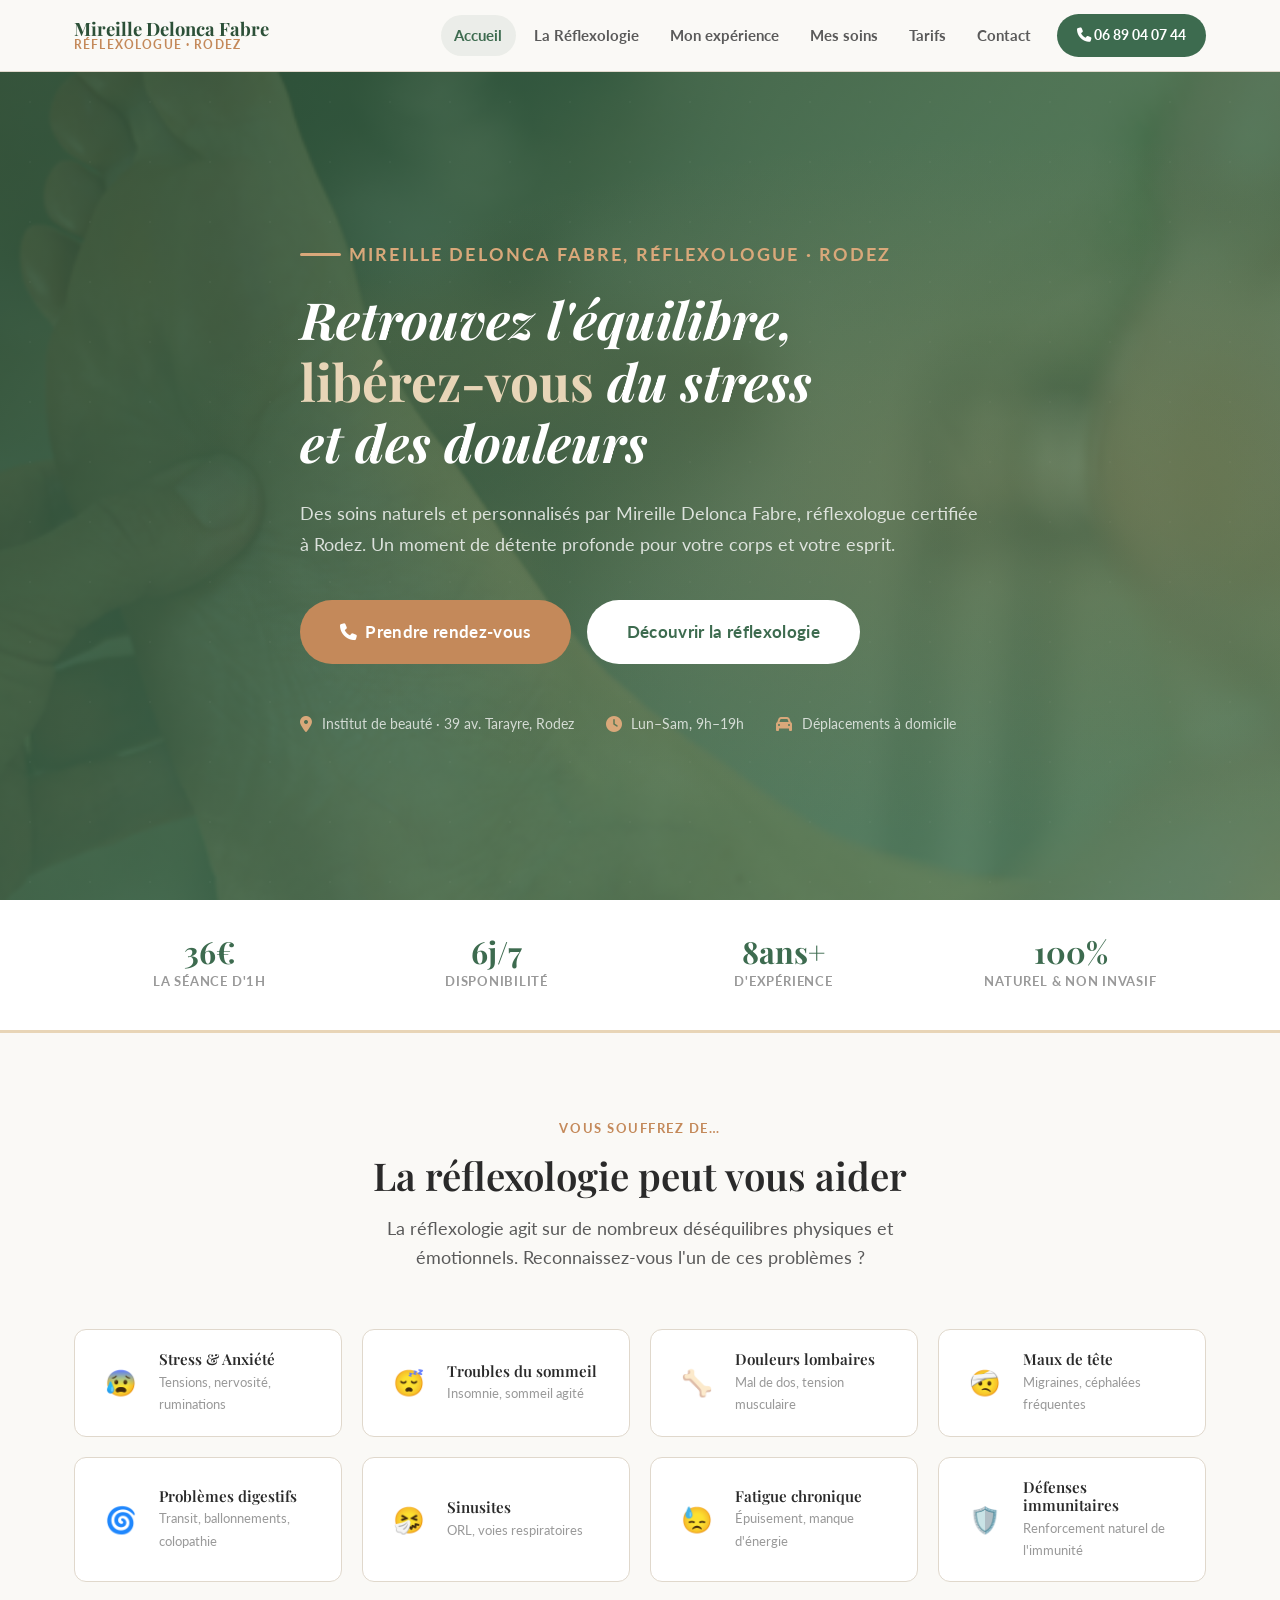
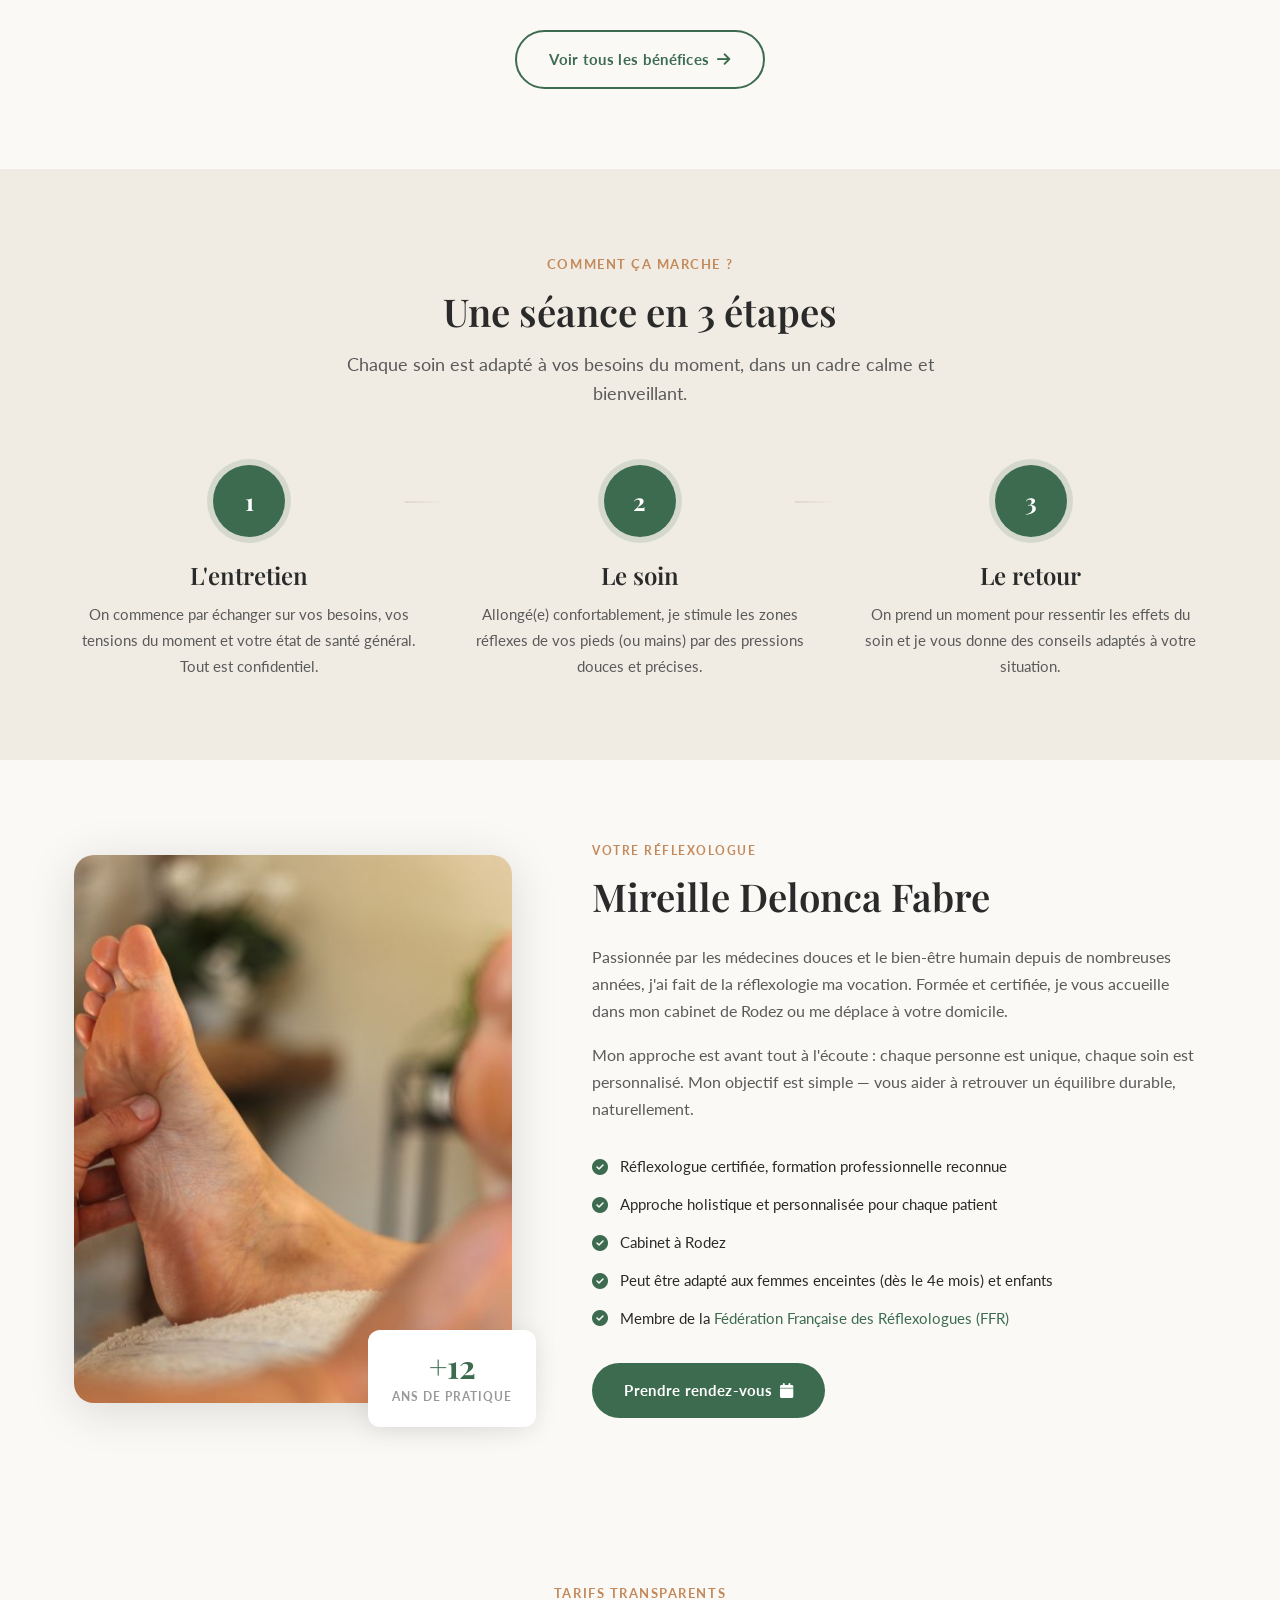
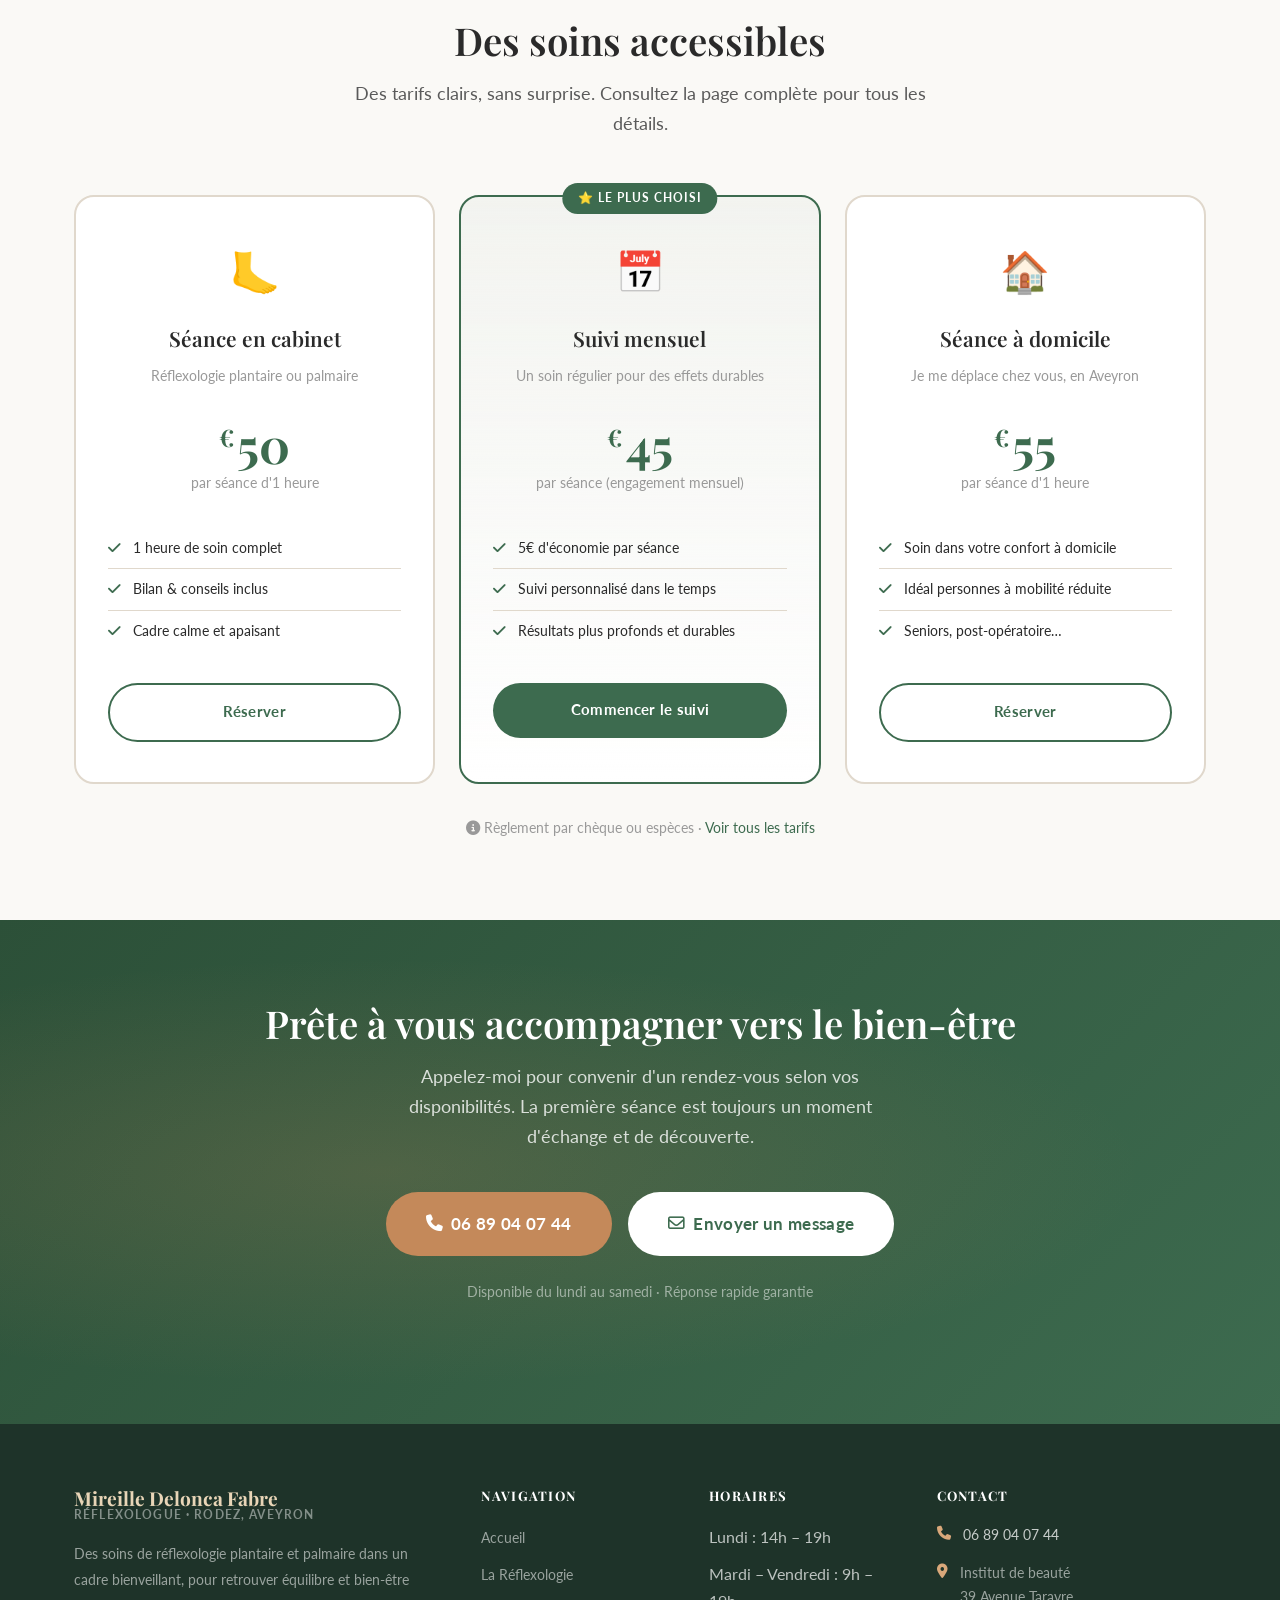
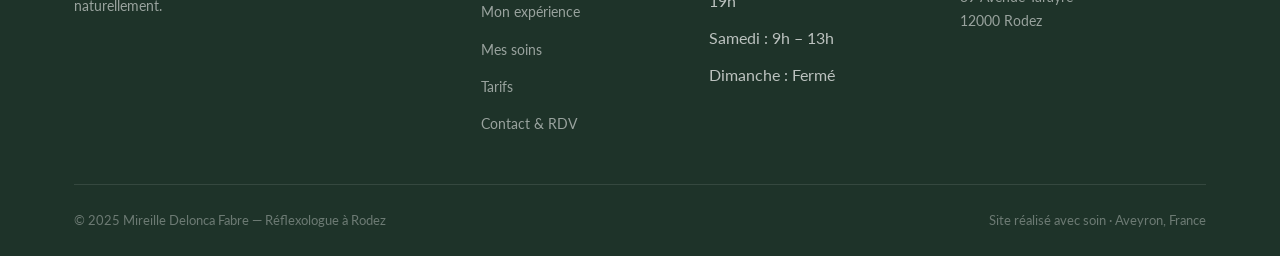
<file: index.html>
<!DOCTYPE html>
<html lang="fr">
<head>
  <meta charset="UTF-8" />
  <meta name="viewport" content="width=device-width, initial-scale=1.0" />
  <title>Réflexologie à Rodez — Mireille Delonca Fabre, Réflexologue</title>
  <meta name="description" content="Mireille Delonca Fabre, réflexologue certifiée à Rodez (Aveyron). Soins de réflexologie plantaire et palmaire pour soulager stress, douleurs et retrouver l'équilibre. Séances à 50€, sur rendez-vous 6j/7." />
  <link rel="preconnect" href="https://fonts.googleapis.com" />
  <link rel="preconnect" href="https://fonts.gstatic.com" crossorigin />
  <link href="https://fonts.googleapis.com/css2?family=Playfair+Display:ital,wght@0,400;0,600;0,700;1,400;1,600&family=Lato:wght@300;400;700&display=swap" rel="stylesheet" />
  <link rel="stylesheet" href="https://cdnjs.cloudflare.com/ajax/libs/font-awesome/6.5.0/css/all.min.css" />
  <link rel="stylesheet" href="css/style.css" />
</head>
<body>

  <!-- ===== HEADER ===== -->
  <header class="header">
    <div class="container header-inner">
      <a href="index.html" class="logo">
        <span class="logo-name">Mireille Delonca Fabre</span>
        <span class="logo-title">Réflexologue · Rodez</span>
      </a>
      <nav class="nav" role="navigation">
        <a href="index.html" class="nav-link">Accueil</a>
        <a href="reflexologie.html" class="nav-link">La Réflexologie</a>
        <a href="mon-experience.html" class="nav-link">Mon expérience</a>
        <a href="soins.html" class="nav-link">Mes soins</a>
        <a href="tarifs.html" class="nav-link">Tarifs</a>
        <a href="contact.html" class="nav-link">Contact</a>
        <a href="tel:0689040744" class="nav-link nav-cta">
          <i class="fa-solid fa-phone"></i> 06 89 04 07 44
        </a>
      </nav>
      <button class="hamburger" aria-label="Menu" aria-expanded="false">
        <span></span><span></span><span></span>
      </button>
    </div>
  </header>

  <!-- ===== HERO ===== -->
  <section class="hero">
    <div class="container">
      <div class="hero-content">
        <span class="hero-pretitle fade-in">Mireille Delonca Fabre, Réflexologue · Rodez</span>
        <h1 class="fade-in fade-in-1">
          Retrouvez l'équilibre,<br><em>libérez-vous</em> du stress<br>et des douleurs
        </h1>
        <p class="hero-sub fade-in fade-in-2">
          Des soins naturels et personnalisés par Mireille Delonca Fabre,
          réflexologue certifiée à Rodez. Un moment de détente profonde
          pour votre corps et votre esprit.
        </p>
        <div class="hero-actions fade-in fade-in-3">
          <a href="tel:0689040744" class="btn btn-secondary btn-lg">
            <i class="fa-solid fa-phone"></i> Prendre rendez-vous
          </a>
          <a href="reflexologie.html" class="btn btn-white btn-lg">
            Découvrir la réflexologie
          </a>
        </div>
        <div class="hero-trust fade-in fade-in-4">
          <div class="hero-trust-item">
            <i class="fa-solid fa-location-dot"></i>
            <span>Institut de beauté · 39 av. Tarayre, Rodez</span>
          </div>
          <div class="hero-trust-item">
            <i class="fa-solid fa-clock"></i>
            <span>Lun–Sam, 9h–19h</span>
          </div>
          <div class="hero-trust-item">
            <i class="fa-solid fa-car"></i>
            <span>Déplacements à domicile</span>
          </div>
        </div>
      </div>
    </div>
  </section>

  <!-- ===== STATS BAR ===== -->
  <div class="stats-bar">
    <div class="container">
      <div class="stats-grid">
        <div class="stat-item">
          <div class="stat-value" data-count="50" data-suffix="€">50€</div>
          <div class="stat-label">La séance d'1h</div>
        </div>
        <div class="stat-item">
          <div class="stat-value">6j/7</div>
          <div class="stat-label">Disponibilité</div>
        </div>
        <div class="stat-item">
          <div class="stat-value" data-count="12" data-suffix="ans+">12ans+</div>
          <div class="stat-label">D'expérience</div>
        </div>
        <div class="stat-item">
          <div class="stat-value">100%</div>
          <div class="stat-label">Naturel &amp; non invasif</div>
        </div>
      </div>
    </div>
  </div>

  <!-- ===== CONDITIONS / PROBLEMS ===== -->
  <section class="section">
    <div class="container">
      <div class="section-header" data-reveal>
        <span class="pretitle">Vous souffrez de…</span>
        <h2>La réflexologie peut vous aider</h2>
        <p>La réflexologie agit sur de nombreux déséquilibres physiques et émotionnels. Reconnaissez-vous l'un de ces problèmes ?</p>
      </div>
      <div class="conditions-grid">
        <div class="condition-card" data-reveal data-delay="0">
          <div class="condition-icon">😰</div>
          <div>
            <h4>Stress &amp; Anxiété</h4>
            <p>Tensions, nervosité, ruminations</p>
          </div>
        </div>
        <div class="condition-card" data-reveal data-delay="50">
          <div class="condition-icon">😴</div>
          <div>
            <h4>Troubles du sommeil</h4>
            <p>Insomnie, sommeil agité</p>
          </div>
        </div>
        <div class="condition-card" data-reveal data-delay="100">
          <div class="condition-icon">🦴</div>
          <div>
            <h4>Douleurs lombaires</h4>
            <p>Mal de dos, tension musculaire</p>
          </div>
        </div>
        <div class="condition-card" data-reveal data-delay="150">
          <div class="condition-icon">🤕</div>
          <div>
            <h4>Maux de tête</h4>
            <p>Migraines, céphalées fréquentes</p>
          </div>
        </div>
        <div class="condition-card" data-reveal data-delay="200">
          <div class="condition-icon">🌀</div>
          <div>
            <h4>Problèmes digestifs</h4>
            <p>Transit, ballonnements, colopathie</p>
          </div>
        </div>
        <div class="condition-card" data-reveal data-delay="250">
          <div class="condition-icon">🤧</div>
          <div>
            <h4>Sinusites</h4>
            <p>ORL, voies respiratoires</p>
          </div>
        </div>
        <div class="condition-card" data-reveal data-delay="300">
          <div class="condition-icon">😓</div>
          <div>
            <h4>Fatigue chronique</h4>
            <p>Épuisement, manque d'énergie</p>
          </div>
        </div>
        <div class="condition-card" data-reveal data-delay="350">
          <div class="condition-icon">🛡️</div>
          <div>
            <h4>Défenses immunitaires</h4>
            <p>Renforcement naturel de l'immunité</p>
          </div>
        </div>
      </div>
      <div class="text-center mt-3" data-reveal>
        <a href="reflexologie.html" class="btn btn-outline">
          Voir tous les bénéfices <i class="fa-solid fa-arrow-right"></i>
        </a>
      </div>
    </div>
  </section>

  <!-- ===== HOW IT WORKS ===== -->
  <section class="section section-alt">
    <div class="container">
      <div class="section-header" data-reveal>
        <span class="pretitle">Comment ça marche ?</span>
        <h2>Une séance en 3 étapes</h2>
        <p>Chaque soin est adapté à vos besoins du moment, dans un cadre calme et bienveillant.</p>
      </div>
      <div class="steps">
        <div class="step" data-reveal data-delay="0">
          <div class="step-number">1</div>
          <h3>L'entretien</h3>
          <p>On commence par échanger sur vos besoins, vos tensions du moment et votre état de santé général. Tout est confidentiel.</p>
        </div>
        <div class="step" data-reveal data-delay="150">
          <div class="step-number">2</div>
          <h3>Le soin</h3>
          <p>Allongé(e) confortablement, je stimule les zones réflexes de vos pieds (ou mains) par des pressions douces et précises.</p>
        </div>
        <div class="step" data-reveal data-delay="300">
          <div class="step-number">3</div>
          <h3>Le retour</h3>
          <p>On prend un moment pour ressentir les effets du soin et je vous donne des conseils adaptés à votre situation.</p>
        </div>
      </div>
    </div>
  </section>

  <!-- ===== ABOUT ===== -->
  <section class="section">
    <div class="container">
      <div class="about-content">
        <div class="about-image-wrap" data-reveal>
          <img
            src="img/aveyron_reflexologue24.jpg"
            alt="Séance de réflexologie plantaire — Mireille Delonca Fabre, réflexologue à Rodez"
            class="about-image"
            loading="lazy"
          />
          <div class="about-badge">
            <div class="about-badge-value">+12</div>
            <div class="about-badge-label">ans de pratique</div>
          </div>
        </div>
        <div class="about-text" data-reveal data-delay="150">
          <span class="pretitle">Votre réflexologue</span>
          <h2>Mireille Delonca Fabre</h2>
          <p>
            Passionnée par les médecines douces et le bien-être humain depuis de nombreuses années,
            j'ai fait de la réflexologie ma vocation. Formée et certifiée, je vous accueille dans
            mon cabinet de Rodez ou me déplace à votre domicile.
          </p>
          <p>
            Mon approche est avant tout à l'écoute : chaque personne est unique, chaque soin est
            personnalisé. Mon objectif est simple — vous aider à retrouver un équilibre durable,
            naturellement.
          </p>
          <div class="about-values">
            <div class="about-value">
              <i class="fa-solid fa-check-circle"></i>
              <span>Réflexologue certifiée, formation professionnelle reconnue</span>
            </div>
            <div class="about-value">
              <i class="fa-solid fa-check-circle"></i>
              <span>Approche holistique et personnalisée pour chaque patient</span>
            </div>
            <div class="about-value">
              <i class="fa-solid fa-check-circle"></i>
              <span>Cabinet à Rodez</span>
            </div>
            <div class="about-value">
              <i class="fa-solid fa-check-circle"></i>
              <span>Peut être adapté aux femmes enceintes (dès le 4e mois) et enfants</span>
            </div>
            <div class="about-value">
              <i class="fa-solid fa-check-circle"></i>
              <span>Membre de la <a href="https://reflexologues.fr" target="_blank" rel="noopener noreferrer" style="color:var(--primary);">Fédération Française des Réflexologues (FFR)</a></span>
            </div>
          </div>
          <a href="contact.html" class="btn btn-primary">
            Prendre rendez-vous <i class="fa-solid fa-calendar"></i>
          </a>
        </div>
      </div>
    </div>
  </section>

  <!-- ===== PRICING OVERVIEW ===== -->
  <section class="section">
    <div class="container">
      <div class="section-header" data-reveal>
        <span class="pretitle">Tarifs transparents</span>
        <h2>Des soins accessibles</h2>
        <p>Des tarifs clairs, sans surprise. Consultez la page complète pour tous les détails.</p>
      </div>
      <div class="pricing-grid">
        <div class="pricing-card" data-reveal data-delay="0">
          <div class="pricing-icon">🦶</div>
          <div class="pricing-title">Séance en cabinet</div>
          <div class="pricing-desc">Réflexologie plantaire ou palmaire</div>
          <div class="pricing-price">
            <div class="pricing-amount"><span class="pricing-currency">€</span>50</div>
            <div class="pricing-period">par séance d'1 heure</div>
          </div>
          <ul class="pricing-features">
            <li class="pricing-feature"><i class="fa-solid fa-check"></i> 1 heure de soin complet</li>
            <li class="pricing-feature"><i class="fa-solid fa-check"></i> Bilan &amp; conseils inclus</li>
            <li class="pricing-feature"><i class="fa-solid fa-check"></i> Cadre calme et apaisant</li>
          </ul>
          <a href="contact.html" class="btn btn-outline" style="width:100%;justify-content:center;">Réserver</a>
        </div>
        <div class="pricing-card featured" data-reveal data-delay="100">
          <div class="pricing-badge">⭐ Le plus choisi</div>
          <div class="pricing-icon">📅</div>
          <div class="pricing-title">Suivi mensuel</div>
          <div class="pricing-desc">Un soin régulier pour des effets durables</div>
          <div class="pricing-price">
            <div class="pricing-amount"><span class="pricing-currency">€</span>45</div>
            <div class="pricing-period">par séance (engagement mensuel)</div>
          </div>
          <ul class="pricing-features">
            <li class="pricing-feature"><i class="fa-solid fa-check"></i> 5€ d'économie par séance</li>
            <li class="pricing-feature"><i class="fa-solid fa-check"></i> Suivi personnalisé dans le temps</li>
            <li class="pricing-feature"><i class="fa-solid fa-check"></i> Résultats plus profonds et durables</li>
          </ul>
          <a href="contact.html" class="btn btn-primary" style="width:100%;justify-content:center;">Commencer le suivi</a>
        </div>
        <div class="pricing-card" data-reveal data-delay="200">
          <div class="pricing-icon">🏠</div>
          <div class="pricing-title">Séance à domicile</div>
          <div class="pricing-desc">Je me déplace chez vous, en Aveyron</div>
          <div class="pricing-price">
            <div class="pricing-amount"><span class="pricing-currency">€</span>55</div>
            <div class="pricing-period">par séance d'1 heure</div>
          </div>
          <ul class="pricing-features">
            <li class="pricing-feature"><i class="fa-solid fa-check"></i> Soin dans votre confort à domicile</li>
            <li class="pricing-feature"><i class="fa-solid fa-check"></i> Idéal personnes à mobilité réduite</li>
            <li class="pricing-feature"><i class="fa-solid fa-check"></i> Seniors, post-opératoire…</li>
          </ul>
          <a href="contact.html" class="btn btn-outline" style="width:100%;justify-content:center;">Réserver</a>
        </div>
      </div>
      <p class="text-center mt-2" style="color:var(--text-muted);font-size:.9rem;">
        <i class="fa-solid fa-info-circle"></i>
        Règlement par chèque ou espèces · <a href="tarifs.html" style="color:var(--primary);">Voir tous les tarifs</a>
      </p>
    </div>
  </section>

  <!-- ===== CTA BANNER ===== -->
  <section class="cta-banner">
    <div class="container">
      <h2 data-reveal>Prête à vous accompagner vers le bien-être</h2>
      <p data-reveal>Appelez-moi pour convenir d'un rendez-vous selon vos disponibilités. La première séance est toujours un moment d'échange et de découverte.</p>
      <div class="cta-banner-actions" data-reveal>
        <a href="tel:0689040744" class="btn btn-secondary btn-lg">
          <i class="fa-solid fa-phone"></i> 06 89 04 07 44
        </a>
        <a href="contact.html" class="btn btn-white btn-lg">
          <i class="fa-regular fa-envelope"></i> Envoyer un message
        </a>
      </div>
      <p data-reveal style="margin-top:1.5rem;font-size:.88rem;color:rgba(255,255,255,.5);">
        Disponible du lundi au samedi · Réponse rapide garantie
      </p>
    </div>
  </section>

  <!-- ===== FOOTER ===== -->
  <footer class="footer">
    <div class="container">
      <div class="footer-grid">
        <div class="footer-brand">
          <div class="logo">
            <span class="logo-name">Mireille Delonca Fabre</span>
            <span class="logo-title">Réflexologue · Rodez, Aveyron</span>
          </div>
          <p>Des soins de réflexologie plantaire et palmaire dans un cadre bienveillant, pour retrouver équilibre et bien-être naturellement.</p>
        </div>
        <div class="footer-col">
          <h4>Navigation</h4>
          <ul class="footer-links">
            <li><a href="index.html">Accueil</a></li>
            <li><a href="reflexologie.html">La Réflexologie</a></li>
            <li><a href="mon-experience.html">Mon expérience</a></li>
            <li><a href="soins.html">Mes soins</a></li>
            <li><a href="tarifs.html">Tarifs</a></li>
            <li><a href="contact.html">Contact &amp; RDV</a></li>
          </ul>
        </div>
        <div class="footer-col">
          <h4>Horaires</h4>
          <ul class="footer-links">
            <li>Lundi : 14h – 19h</li>
            <li>Mardi – Vendredi : 9h – 19h</li>
            <li>Samedi : 9h – 13h</li>
            <li>Dimanche : Fermé</li>
          </ul>
        </div>
        <div class="footer-col">
          <h4>Contact</h4>
          <div class="footer-contact-item">
            <i class="fa-solid fa-phone"></i>
            <div><a href="tel:0689040744">06 89 04 07 44</a></div>
          </div>
          <div class="footer-contact-item">
            <i class="fa-solid fa-location-dot"></i>
            <div>Institut de beauté<br>39 Avenue Tarayre<br>12000 Rodez</div>
          </div>
        </div>
      </div>
      <div class="footer-bottom">
        <span>© 2025 Mireille Delonca Fabre — Réflexologue à Rodez</span>
        <span>Site réalisé avec soin · Aveyron, France</span>
      </div>
    </div>
  </footer>

  <!-- Floating CTA (mobile) -->
  <a href="tel:0689040744" class="floating-cta" aria-label="Appeler pour réserver">
    <i class="fa-solid fa-phone"></i>
    <span>Réserver une séance</span>
  </a>

  <!-- Back to top -->
  <button class="back-to-top" id="backToTop" aria-label="Retour en haut">
    <i class="fa-solid fa-chevron-up"></i>
  </button>

  <script src="js/main.js"></script>
</body>
</html>
</file>
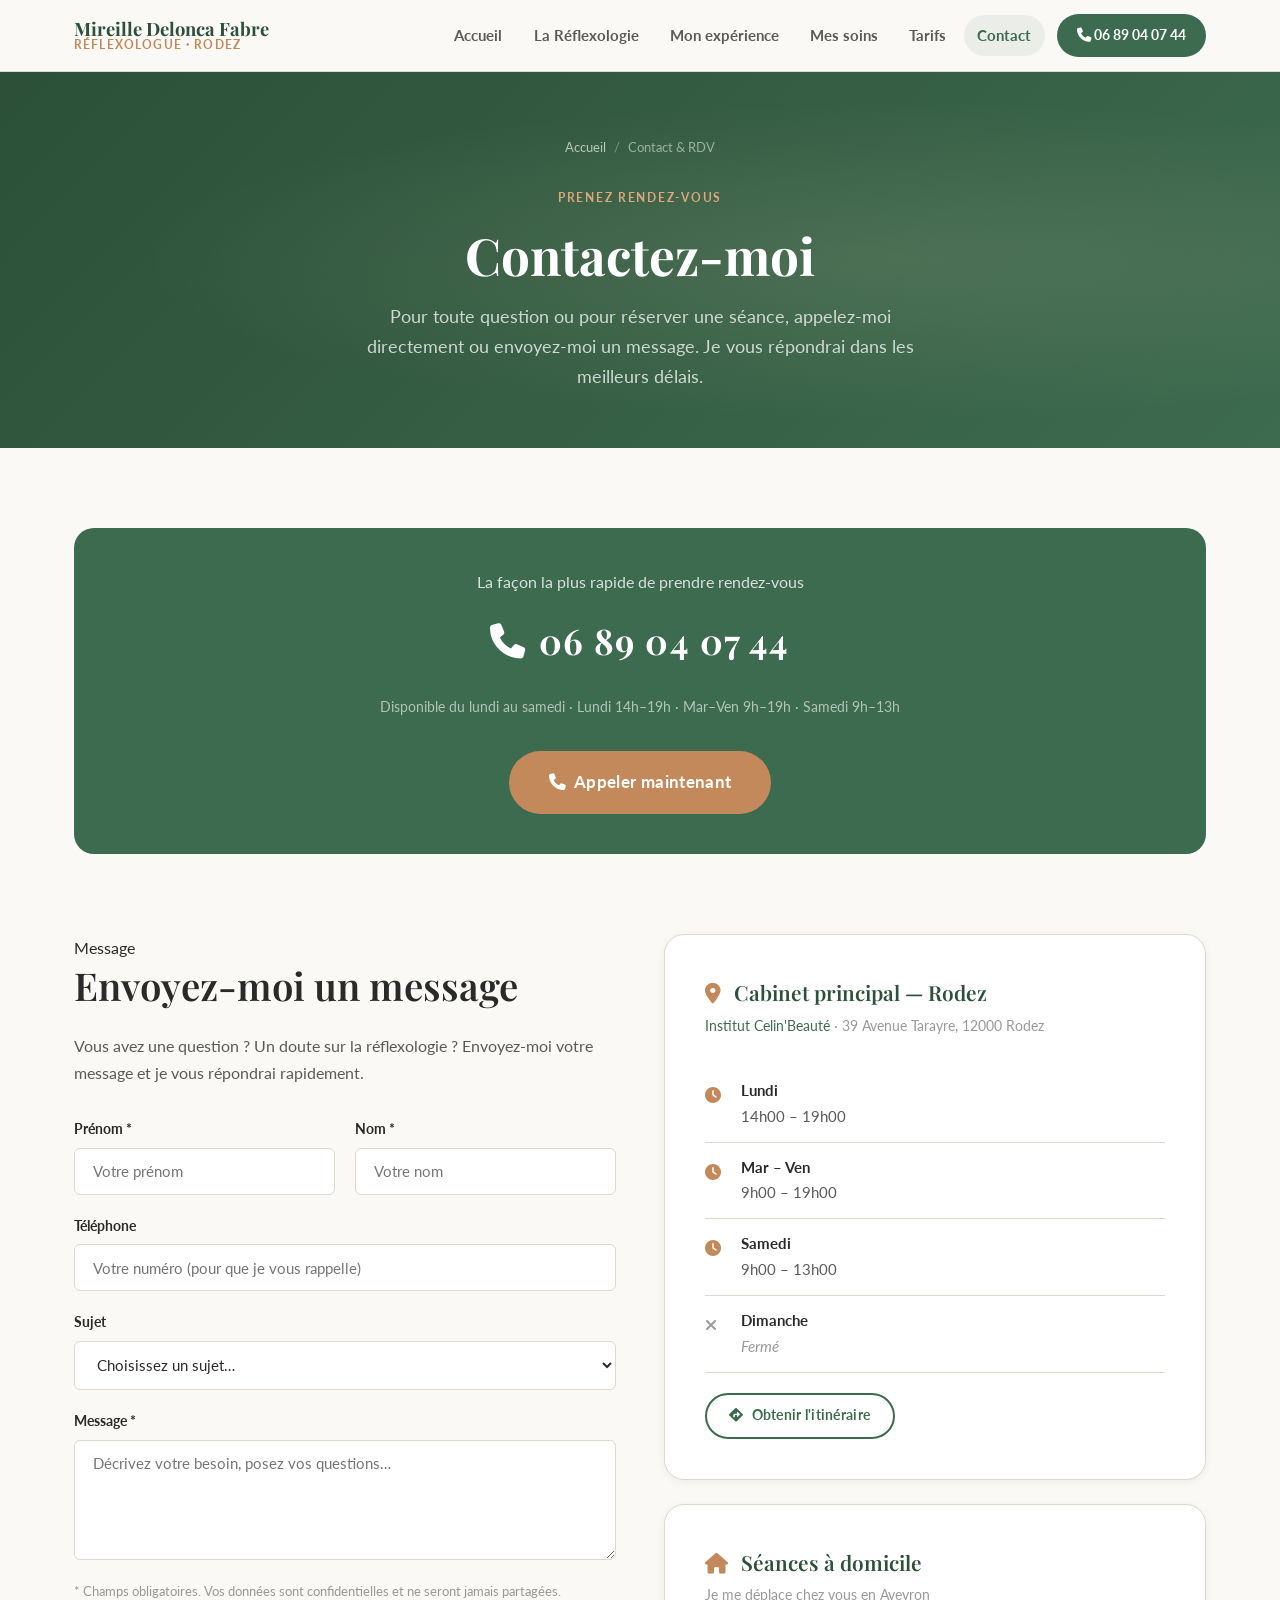
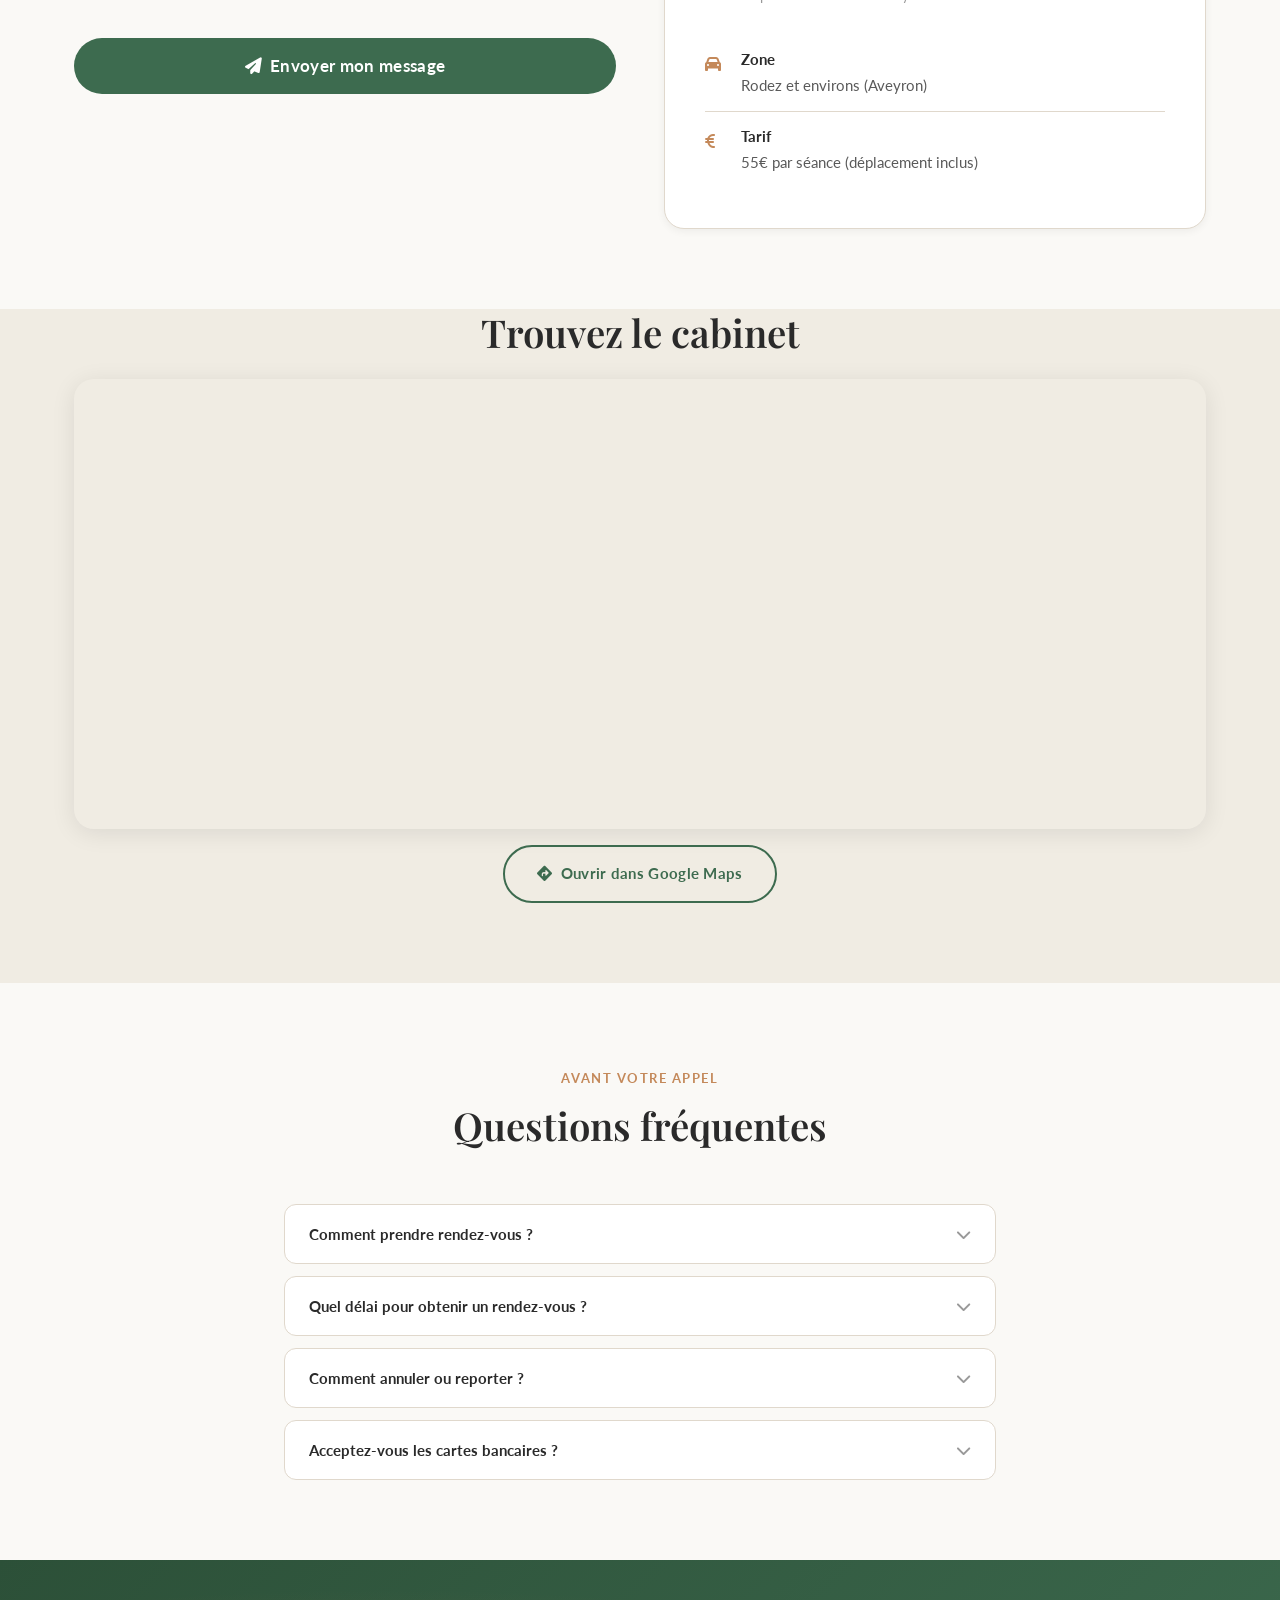
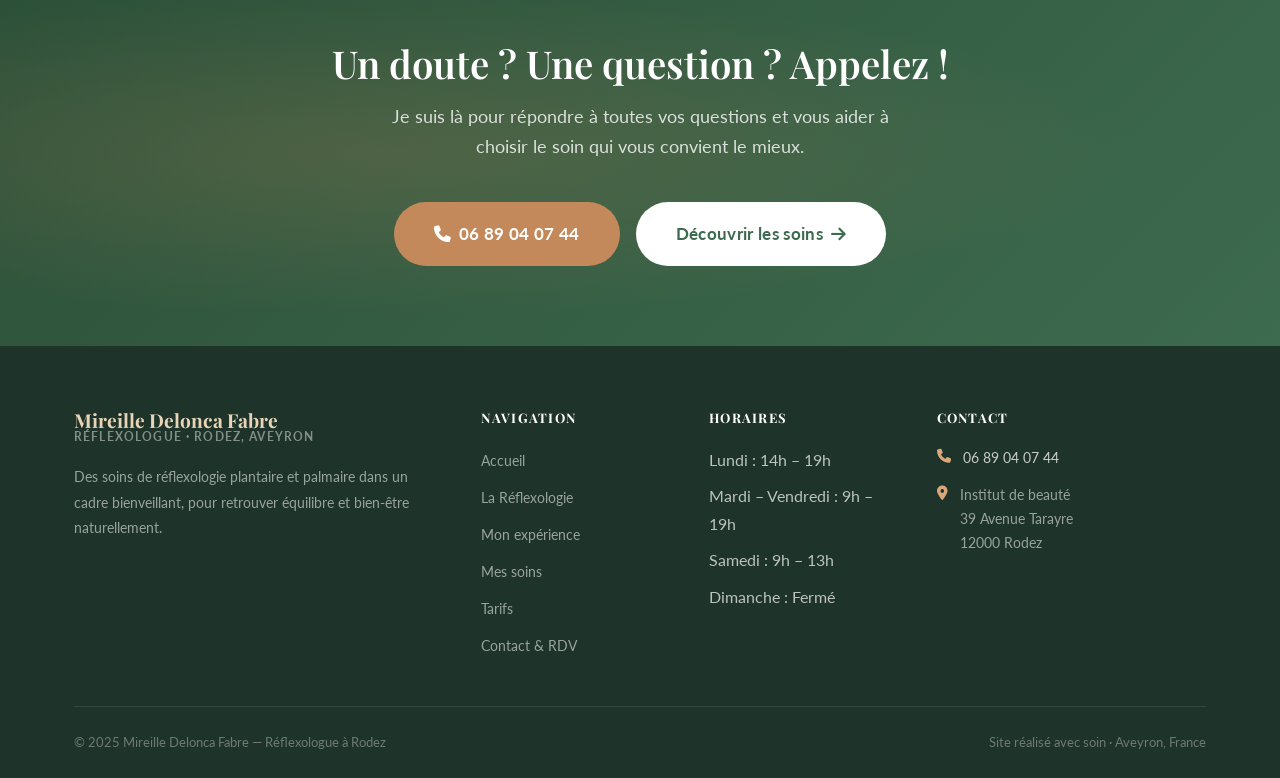
<file: contact.html>
<!DOCTYPE html>
<html lang="fr">
<head>
  <meta charset="UTF-8" />
  <meta name="viewport" content="width=device-width, initial-scale=1.0" />
  <title>Contact &amp; Rendez-vous — Réflexologie Rodez · Mireille Delonca Fabre</title>
  <meta name="description" content="Contactez Mireille Delonca Fabre, réflexologue à Rodez. Appelez le 06 89 04 07 44 pour prendre rendez-vous. Cabinet au 39 Avenue Tarayre, Rodez. Ouvert du lundi au samedi." />
  <link rel="preconnect" href="https://fonts.googleapis.com" />
  <link rel="preconnect" href="https://fonts.gstatic.com" crossorigin />
  <link href="https://fonts.googleapis.com/css2?family=Playfair+Display:ital,wght@0,400;0,600;0,700;1,400;1,600&family=Lato:wght@300;400;700&display=swap" rel="stylesheet" />
  <link rel="stylesheet" href="https://cdnjs.cloudflare.com/ajax/libs/font-awesome/6.5.0/css/all.min.css" />
  <link rel="stylesheet" href="css/style.css" />
</head>
<body>

  <!-- ===== HEADER ===== -->
  <header class="header">
    <div class="container header-inner">
      <a href="index.html" class="logo">
        <span class="logo-name">Mireille Delonca Fabre</span>
        <span class="logo-title">Réflexologue · Rodez</span>
      </a>
      <nav class="nav" role="navigation">
        <a href="index.html" class="nav-link">Accueil</a>
        <a href="reflexologie.html" class="nav-link">La Réflexologie</a>
        <a href="mon-experience.html" class="nav-link">Mon expérience</a>
        <a href="soins.html" class="nav-link">Mes soins</a>
        <a href="tarifs.html" class="nav-link">Tarifs</a>
        <a href="contact.html" class="nav-link active">Contact</a>
        <a href="tel:0689040744" class="nav-link nav-cta">
          <i class="fa-solid fa-phone"></i> 06 89 04 07 44
        </a>
      </nav>
      <button class="hamburger" aria-label="Menu">
        <span></span><span></span><span></span>
      </button>
    </div>
  </header>

  <!-- ===== PAGE HERO ===== -->
  <section class="page-hero">
    <div class="container">
      <div class="breadcrumb">
        <a href="index.html">Accueil</a>
        <span class="breadcrumb-sep">/</span>
        <span>Contact &amp; RDV</span>
      </div>
      <span class="pretitle">Prenez rendez-vous</span>
      <h1>Contactez-moi</h1>
      <p>Pour toute question ou pour réserver une séance, appelez-moi directement ou envoyez-moi un message. Je vous répondrai dans les meilleurs délais.</p>
    </div>
  </section>

  <!-- ===== PHONE CTA ===== -->
  <section class="section" style="padding-bottom:0;">
    <div class="container">
      <div class="phone-cta" data-reveal>
        <p>La façon la plus rapide de prendre rendez-vous</p>
        <div class="phone-number">
          <i class="fa-solid fa-phone"></i>
          <a href="tel:0689040744">06 89 04 07 44</a>
        </div>
        <p style="font-size:.88rem;color:rgba(255,255,255,.6);">
          Disponible du lundi au samedi · Lundi 14h–19h · Mar–Ven 9h–19h · Samedi 9h–13h
        </p>
        <a href="tel:0689040744" class="btn btn-secondary btn-lg" style="margin-top:1rem;">
          <i class="fa-solid fa-phone"></i> Appeler maintenant
        </a>
      </div>
    </div>
  </section>

  <!-- ===== CONTACT GRID ===== -->
  <section class="section">
    <div class="container">
      <div class="grid-2" style="gap:3rem;align-items:start;">

        <!-- Formulaire de contact -->
        <div data-reveal>
          <span class="pretitle">Message</span>
          <h2 style="margin-bottom:1.5rem;">Envoyez-moi un message</h2>
          <p style="color:var(--text-light);margin-bottom:2rem;">Vous avez une question ? Un doute sur la réflexologie ? Envoyez-moi votre message et je vous répondrai rapidement.</p>

          <form class="contact-form" id="contactForm" novalidate>
            <div class="form-row">
              <div class="form-group">
                <label class="form-label" for="firstName">Prénom *</label>
                <input type="text" id="firstName" name="firstName" class="form-input" placeholder="Votre prénom" required autocomplete="given-name" />
              </div>
              <div class="form-group">
                <label class="form-label" for="lastName">Nom *</label>
                <input type="text" id="lastName" name="lastName" class="form-input" placeholder="Votre nom" required autocomplete="family-name" />
              </div>
            </div>
            <div class="form-group">
              <label class="form-label" for="phone">Téléphone</label>
              <input type="tel" id="phone" name="phone" class="form-input" placeholder="Votre numéro (pour que je vous rappelle)" autocomplete="tel" />
            </div>
            <div class="form-group">
              <label class="form-label" for="sujet">Sujet</label>
              <select id="sujet" name="sujet" class="form-select">
                <option value="">Choisissez un sujet…</option>
                <option value="rdv">Prendre rendez-vous</option>
                <option value="info">Renseignements sur les soins</option>
                <option value="tarifs">Informations tarifs</option>
                <option value="cadeau">Chèque cadeau</option>
                <option value="domicile">Séance à domicile</option>
                <option value="autre">Autre</option>
              </select>
            </div>
            <div class="form-group">
              <label class="form-label" for="message">Message *</label>
              <textarea id="message" name="message" class="form-textarea" placeholder="Décrivez votre besoin, posez vos questions…" rows="5" required></textarea>
            </div>
            <p style="font-size:.82rem;color:var(--text-muted);">* Champs obligatoires. Vos données sont confidentielles et ne seront jamais partagées.</p>
            <button type="submit" class="btn btn-primary btn-lg" style="width:100%;justify-content:center;">
              <i class="fa-solid fa-paper-plane"></i> Envoyer mon message
            </button>
          </form>
        </div>

        <!-- Infos pratiques -->
        <div>
          <!-- Cabinet principal -->
          <div class="info-card" data-reveal style="margin-bottom:1.5rem;">
            <div class="info-card-title">
              <i class="fa-solid fa-location-dot" style="color:var(--secondary);margin-right:.5rem;"></i>
              Cabinet principal — Rodez
            </div>
            <div class="info-card-sub"><a href="https://maps.app.goo.gl/wu6BDwBKZbAuvpb38" target="_blank" rel="noopener noreferrer" style="color:var(--primary);">Institut Celin'Beauté</a> · 39 Avenue Tarayre, 12000 Rodez</div>

            <div class="info-row">
              <div class="info-row-icon"><i class="fa-solid fa-clock"></i></div>
              <div>
                <div class="info-row-label">Lundi</div>
                <div class="info-row-value">14h00 – 19h00</div>
              </div>
            </div>
            <div class="info-row">
              <div class="info-row-icon"><i class="fa-solid fa-clock"></i></div>
              <div>
                <div class="info-row-label">Mar – Ven</div>
                <div class="info-row-value">9h00 – 19h00</div>
              </div>
            </div>
            <div class="info-row">
              <div class="info-row-icon"><i class="fa-solid fa-clock"></i></div>
              <div>
                <div class="info-row-label">Samedi</div>
                <div class="info-row-value">9h00 – 13h00</div>
              </div>
            </div>
            <div class="info-row">
              <div class="info-row-icon"><i class="fa-solid fa-xmark" style="color:var(--text-muted);"></i></div>
              <div>
                <div class="info-row-label">Dimanche</div>
                <div class="info-row-value hours-closed">Fermé</div>
              </div>
            </div>

            <a
              href="https://maps.google.com/?q=39+Avenue+Tarayre,+12000+Rodez"
              target="_blank"
              rel="noopener noreferrer"
              class="btn btn-outline btn-sm"
              style="margin-top:1.25rem;"
            >
              <i class="fa-solid fa-diamond-turn-right"></i> Obtenir l'itinéraire
            </a>
          </div>

          <!-- Domicile -->
          <div class="info-card" data-reveal data-delay="200">
            <div class="info-card-title">
              <i class="fa-solid fa-house" style="color:var(--secondary);margin-right:.5rem;"></i>
              Séances à domicile
            </div>
            <div class="info-card-sub">Je me déplace chez vous en Aveyron</div>
            <div class="info-row">
              <div class="info-row-icon"><i class="fa-solid fa-car"></i></div>
              <div>
                <div class="info-row-label">Zone</div>
                <div class="info-row-value">Rodez et environs (Aveyron)</div>
              </div>
            </div>
            <div class="info-row">
              <div class="info-row-icon"><i class="fa-solid fa-euro-sign"></i></div>
              <div>
                <div class="info-row-label">Tarif</div>
                <div class="info-row-value">55€ par séance (déplacement inclus)</div>
              </div>
            </div>
          </div>
        </div>

      </div>
    </div>
  </section>

  <!-- ===== CARTE ===== -->
  <section class="section section-alt" style="padding-top:0;">
    <div class="container">
      <h2 class="text-center" style="margin-bottom:1.5rem;" data-reveal>Trouvez le cabinet</h2>
      <div data-reveal>
        <div style="border-radius:var(--radius-lg);overflow:hidden;box-shadow:var(--shadow);">
          <iframe
            src="https://maps.google.com/maps?q=39+Avenue+Tarayre,+12000+Rodez,+France&output=embed"
            width="100%"
            height="450"
            style="border:0;display:block;"
            allowfullscreen=""
            loading="lazy"
            referrerpolicy="no-referrer-when-downgrade"
            title="Institut Celin'Beauté — 39 Avenue Tarayre, 12000 Rodez"
          ></iframe>
        </div>
        <div style="text-align:center;margin-top:1rem;">
          <a
            href="https://maps.app.goo.gl/wu6BDwBKZbAuvpb38"
            target="_blank"
            rel="noopener noreferrer"
            class="btn btn-outline"
          >
            <i class="fa-solid fa-diamond-turn-right"></i> Ouvrir dans Google Maps
          </a>
        </div>
      </div>
    </div>
  </section>

  <!-- ===== FAQ RAPIDE ===== -->
  <section class="section">
    <div class="container" style="max-width:760px;">
      <div class="section-header" data-reveal>
        <span class="pretitle">Avant votre appel</span>
        <h2>Questions fréquentes</h2>
      </div>
      <div class="faq-list">
        <div class="faq-item" data-reveal>
          <button class="faq-question">
            Comment prendre rendez-vous ?
            <i class="fa-solid fa-chevron-down faq-chevron"></i>
          </button>
          <div class="faq-answer">
            <div class="faq-answer-inner">
              La prise de rendez-vous se fait <strong>par téléphone</strong> au <a href="tel:0689040744" style="color:var(--primary);font-weight:700;">06 89 04 07 44</a>. Vous pouvez aussi m'envoyer un message via le formulaire ci-dessus et je vous rappellerai. Je vous proposerai des créneaux adaptés à vos disponibilités.
            </div>
          </div>
        </div>
        <div class="faq-item" data-reveal>
          <button class="faq-question">
            Quel délai pour obtenir un rendez-vous ?
            <i class="fa-solid fa-chevron-down faq-chevron"></i>
          </button>
          <div class="faq-answer">
            <div class="faq-answer-inner">
              En général, je peux vous proposer un rendez-vous dans la semaine. Les créneaux du matin (dès 9h) sont souvent disponibles rapidement. N'hésitez pas à appeler même en dernière minute — il y a parfois des annulations.
            </div>
          </div>
        </div>
        <div class="faq-item" data-reveal>
          <button class="faq-question">
            Comment annuler ou reporter ?
            <i class="fa-solid fa-chevron-down faq-chevron"></i>
          </button>
          <div class="faq-answer">
            <div class="faq-answer-inner">
              Appelez-moi dès que possible au <a href="tel:0689040744" style="color:var(--primary);font-weight:700;">06 89 04 07 44</a>. Les annulations effectuées au moins 48h à l'avance sont sans frais. En cas d'annulation tardive (moins de 24h), un défraiement peut être demandé.
            </div>
          </div>
        </div>
        <div class="faq-item" data-reveal>
          <button class="faq-question">
            Acceptez-vous les cartes bancaires ?
            <i class="fa-solid fa-chevron-down faq-chevron"></i>
          </button>
          <div class="faq-answer">
            <div class="faq-answer-inner">
              Non, le règlement s'effectue uniquement par <strong>espèces</strong> ou <strong>chèque</strong> (à l'ordre de Mireille Delonca Fabre), à la fin de chaque séance. Les cartes bancaires et virements ne sont pas acceptés.
            </div>
          </div>
        </div>
      </div>
    </div>
  </section>

  <!-- ===== CTA ===== -->
  <section class="cta-banner">
    <div class="container">
      <h2 data-reveal>Un doute ? Une question ? Appelez !</h2>
      <p data-reveal>Je suis là pour répondre à toutes vos questions et vous aider à choisir le soin qui vous convient le mieux.</p>
      <div class="cta-banner-actions" data-reveal>
        <a href="tel:0689040744" class="btn btn-secondary btn-lg">
          <i class="fa-solid fa-phone"></i> 06 89 04 07 44
        </a>
        <a href="soins.html" class="btn btn-white btn-lg">
          Découvrir les soins <i class="fa-solid fa-arrow-right"></i>
        </a>
      </div>
    </div>
  </section>

  <!-- ===== FOOTER ===== -->
  <footer class="footer">
    <div class="container">
      <div class="footer-grid">
        <div class="footer-brand">
          <div class="logo">
            <span class="logo-name">Mireille Delonca Fabre</span>
            <span class="logo-title">Réflexologue · Rodez, Aveyron</span>
          </div>
          <p>Des soins de réflexologie plantaire et palmaire dans un cadre bienveillant, pour retrouver équilibre et bien-être naturellement.</p>
        </div>
        <div class="footer-col">
          <h4>Navigation</h4>
          <ul class="footer-links">
            <li><a href="index.html">Accueil</a></li>
            <li><a href="reflexologie.html">La Réflexologie</a></li>
            <li><a href="mon-experience.html">Mon expérience</a></li>
            <li><a href="soins.html">Mes soins</a></li>
            <li><a href="tarifs.html">Tarifs</a></li>
            <li><a href="contact.html">Contact &amp; RDV</a></li>
          </ul>
        </div>
        <div class="footer-col">
          <h4>Horaires</h4>
          <ul class="footer-links">
            <li>Lundi : 14h – 19h</li>
            <li>Mardi – Vendredi : 9h – 19h</li>
            <li>Samedi : 9h – 13h</li>
            <li>Dimanche : Fermé</li>
          </ul>
        </div>
        <div class="footer-col">
          <h4>Contact</h4>
          <div class="footer-contact-item">
            <i class="fa-solid fa-phone"></i>
            <div><a href="tel:0689040744">06 89 04 07 44</a></div>
          </div>
          <div class="footer-contact-item">
            <i class="fa-solid fa-location-dot"></i>
            <div>Institut de beauté<br>39 Avenue Tarayre<br>12000 Rodez</div>
          </div>
        </div>
      </div>
      <div class="footer-bottom">
        <span>© 2025 Mireille Delonca Fabre — Réflexologue à Rodez</span>
        <span>Site réalisé avec soin · Aveyron, France</span>
      </div>
    </div>
  </footer>

  <!-- Floating CTA (mobile) -->
  <a href="tel:0689040744" class="floating-cta" aria-label="Appeler pour réserver">
    <i class="fa-solid fa-phone"></i>
    <span>Réserver une séance</span>
  </a>

  <script src="js/main.js"></script>
</body>
</html>
</file>
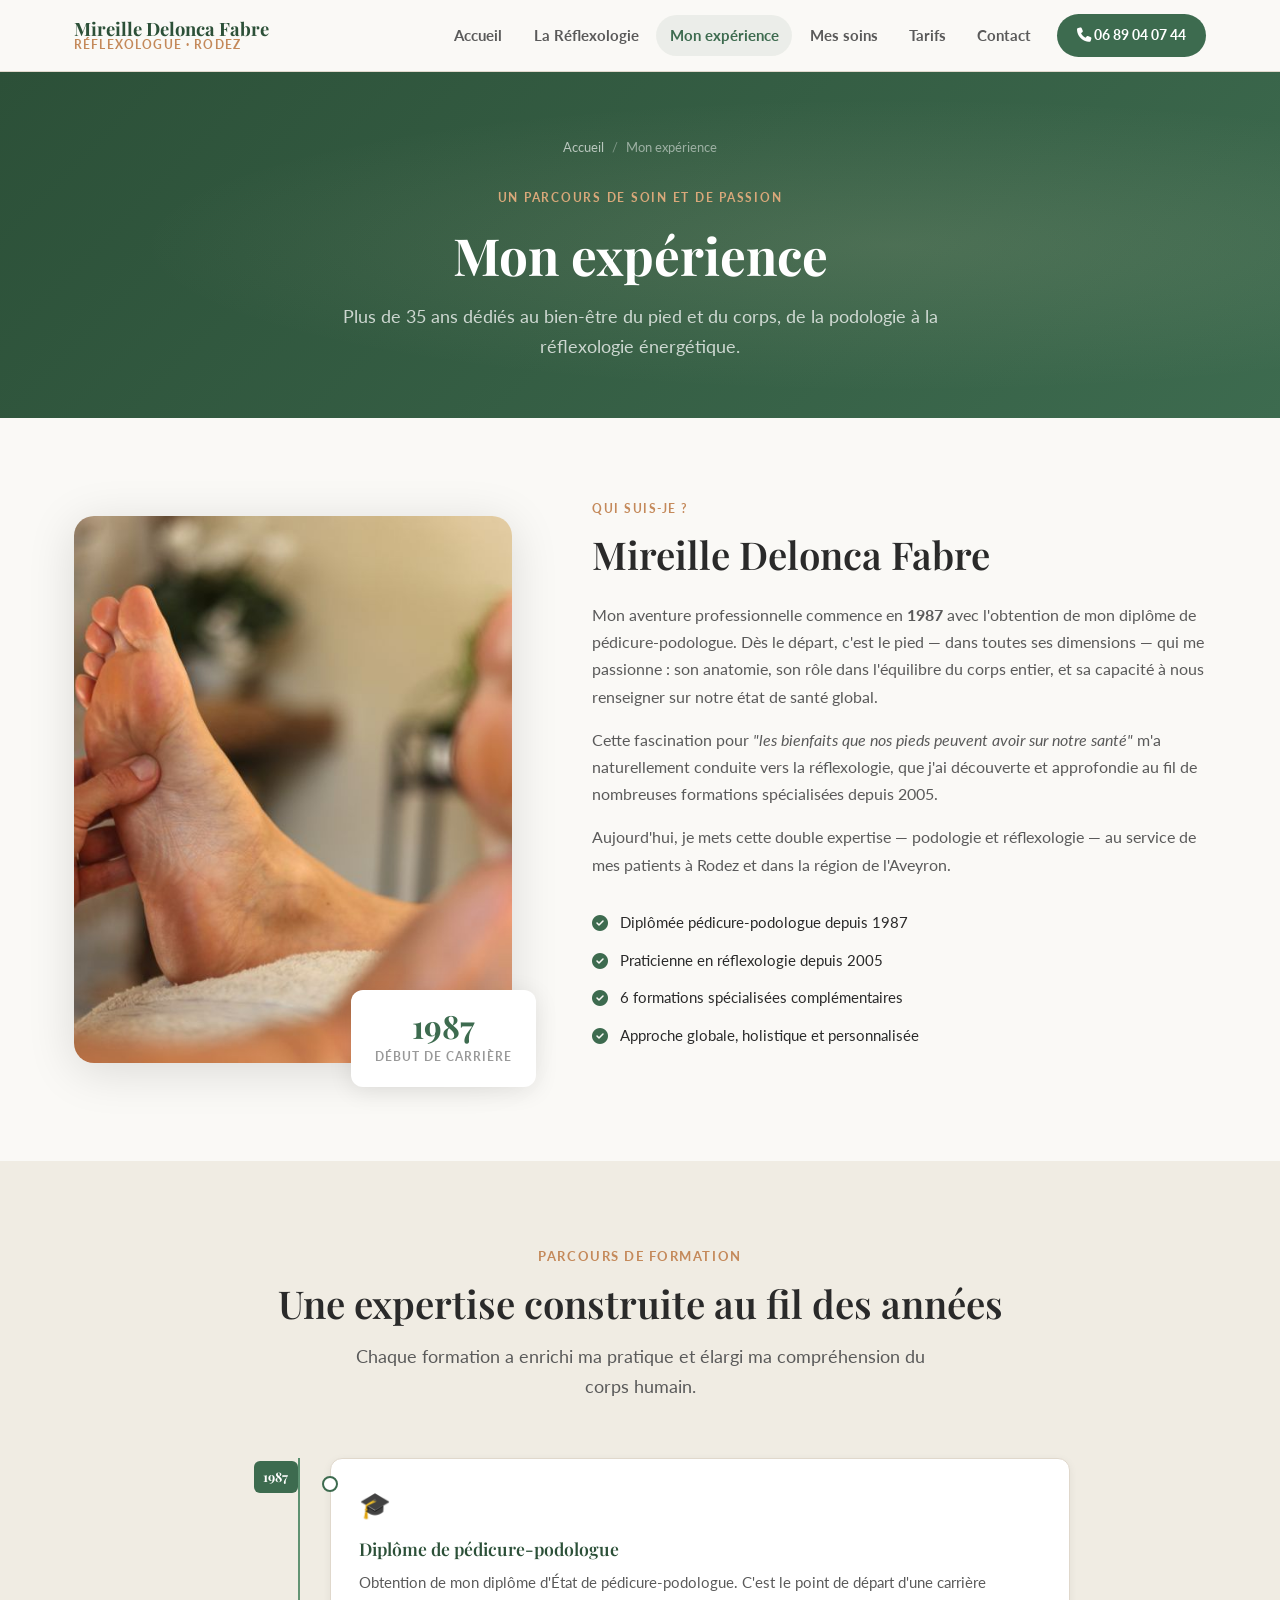
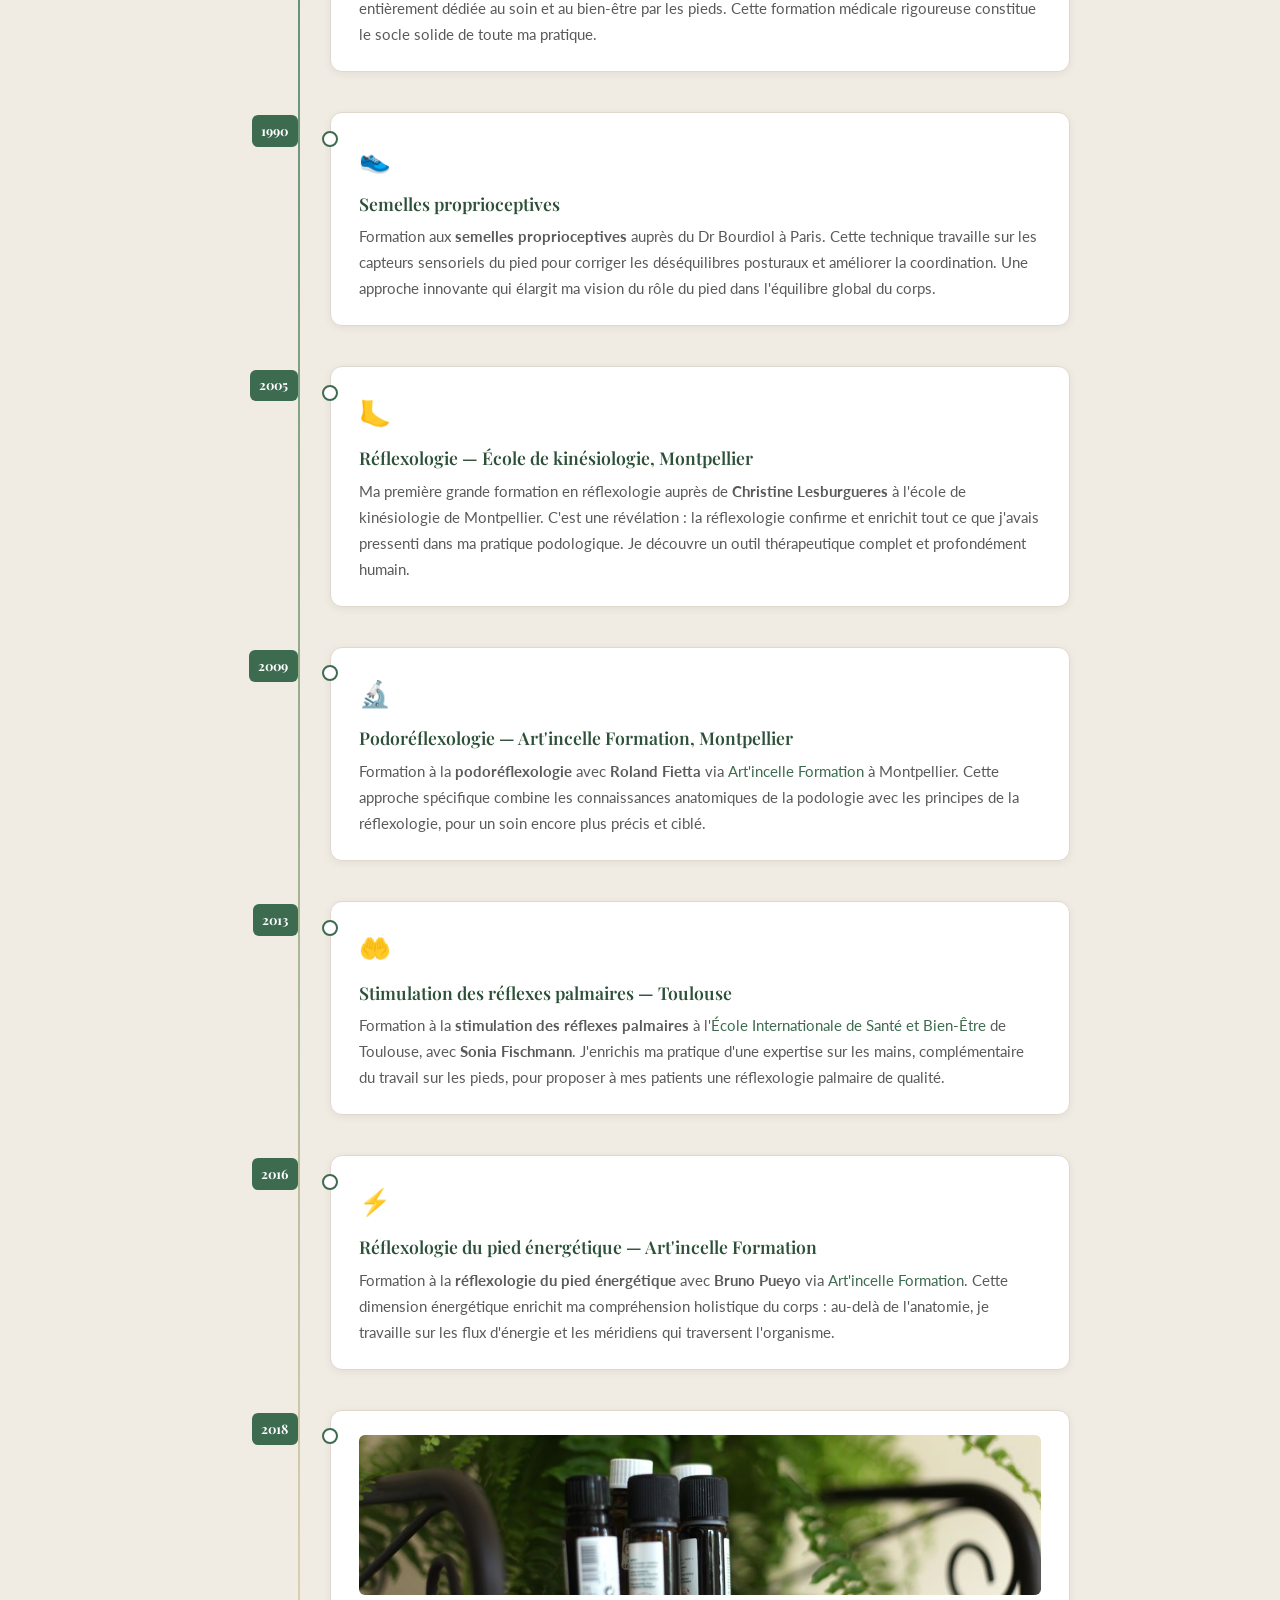
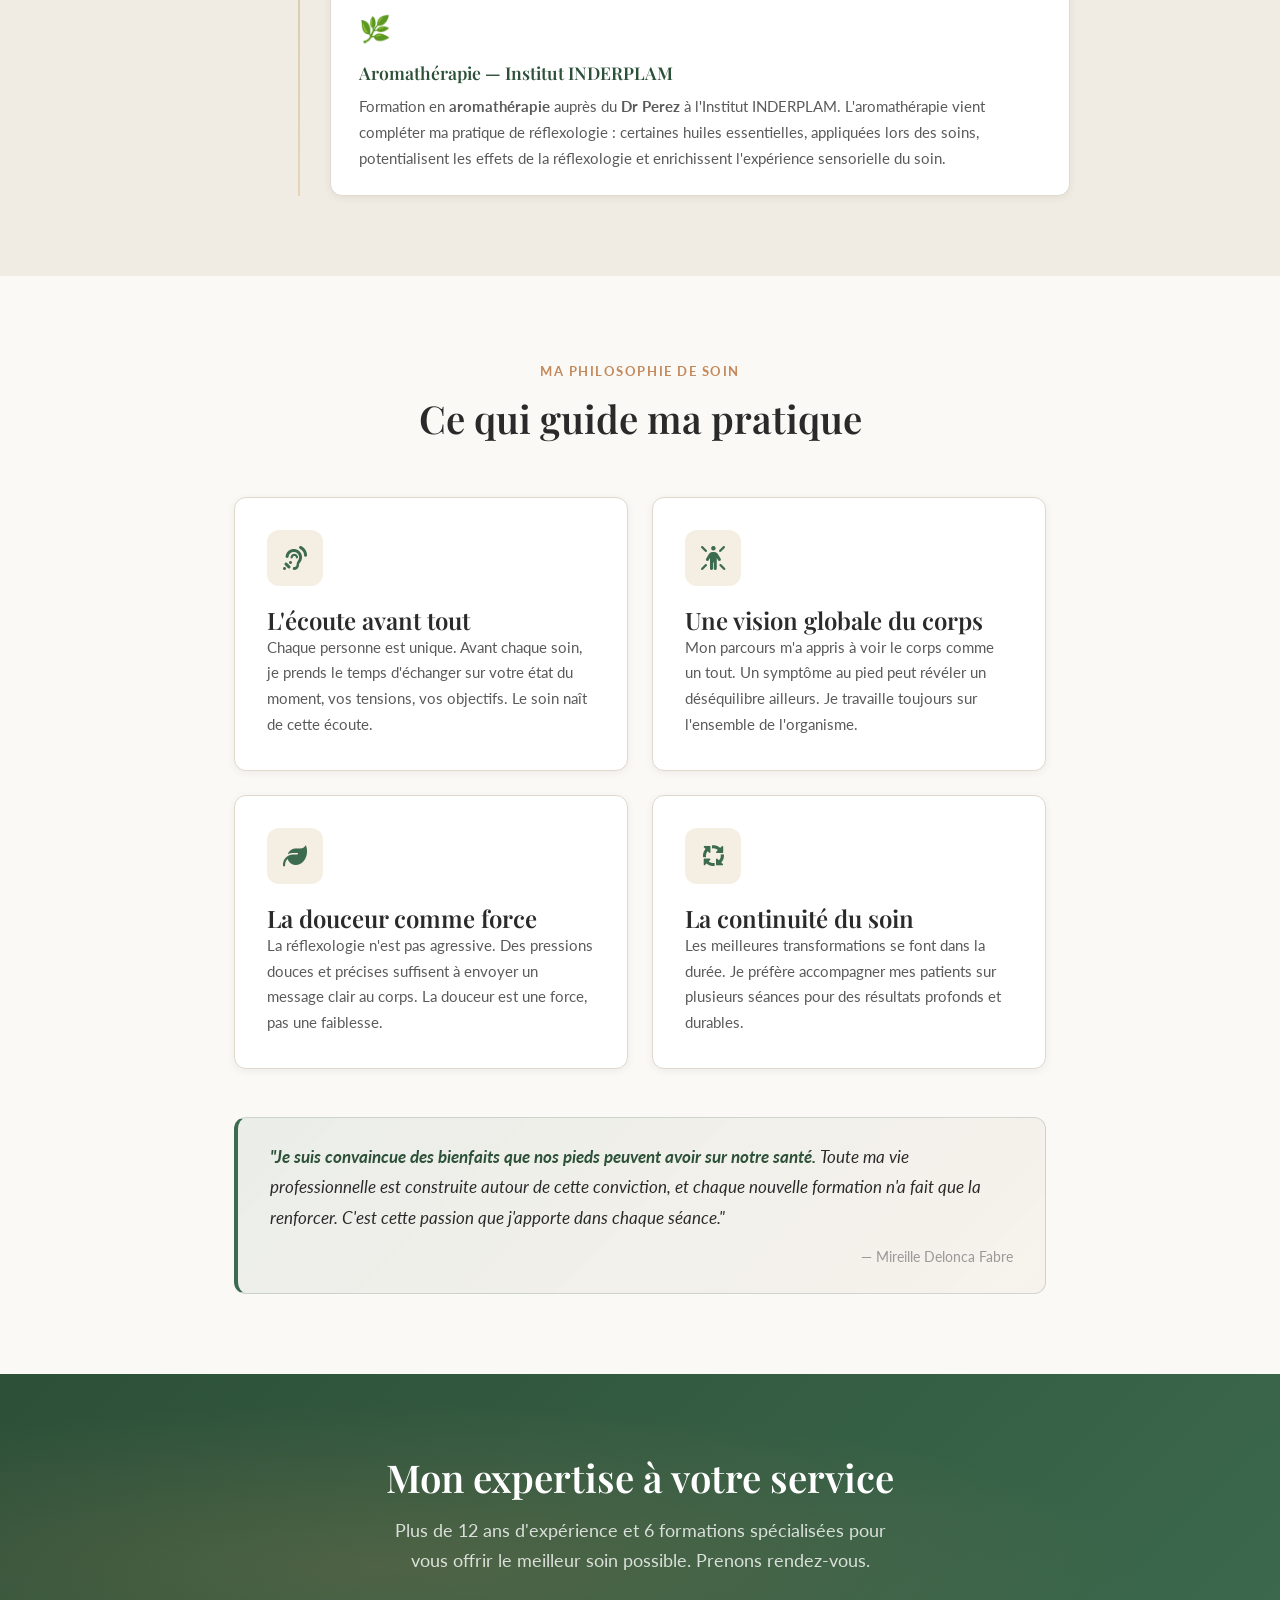
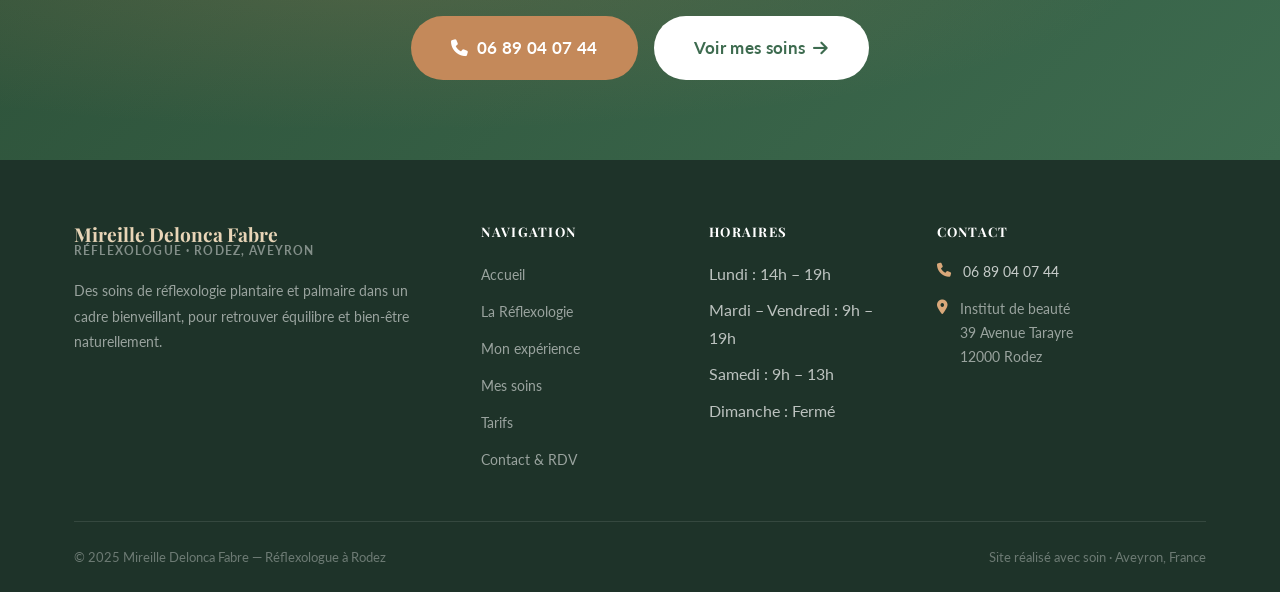
<file: mon-experience.html>
<!DOCTYPE html>
<html lang="fr">
<head>
  <meta charset="UTF-8" />
  <meta name="viewport" content="width=device-width, initial-scale=1.0" />
  <title>Mon Expérience — Mireille Delonca Fabre, Réflexologue à Rodez</title>
  <meta name="description" content="Découvrez le parcours de Mireille Delonca Fabre : pédicure-podologue diplômée en 1987, formée en réflexologie depuis 2005. Plus de 12 ans d'expérience au service du bien-être à Rodez." />
  <link rel="preconnect" href="https://fonts.googleapis.com" />
  <link rel="preconnect" href="https://fonts.gstatic.com" crossorigin />
  <link href="https://fonts.googleapis.com/css2?family=Playfair+Display:ital,wght@0,400;0,600;0,700;1,400;1,600&family=Lato:wght@300;400;700&display=swap" rel="stylesheet" />
  <link rel="stylesheet" href="https://cdnjs.cloudflare.com/ajax/libs/font-awesome/6.5.0/css/all.min.css" />
  <link rel="stylesheet" href="css/style.css" />
</head>
<body>

  <!-- ===== HEADER ===== -->
  <header class="header">
    <div class="container header-inner">
      <a href="index.html" class="logo">
        <span class="logo-name">Mireille Delonca Fabre</span>
        <span class="logo-title">Réflexologue · Rodez</span>
      </a>
      <nav class="nav" role="navigation">
        <a href="index.html" class="nav-link">Accueil</a>
        <a href="reflexologie.html" class="nav-link">La Réflexologie</a>
        <a href="mon-experience.html" class="nav-link active">Mon expérience</a>
        <a href="soins.html" class="nav-link">Mes soins</a>
        <a href="tarifs.html" class="nav-link">Tarifs</a>
        <a href="contact.html" class="nav-link">Contact</a>
        <a href="tel:0689040744" class="nav-link nav-cta">
          <i class="fa-solid fa-phone"></i> 06 89 04 07 44
        </a>
      </nav>
      <button class="hamburger" aria-label="Menu">
        <span></span><span></span><span></span>
      </button>
    </div>
  </header>

  <!-- ===== PAGE HERO ===== -->
  <section class="page-hero">
    <div class="container">
      <div class="breadcrumb">
        <a href="index.html">Accueil</a>
        <span class="breadcrumb-sep">/</span>
        <span>Mon expérience</span>
      </div>
      <span class="pretitle">Un parcours de soin et de passion</span>
      <h1>Mon expérience</h1>
      <p>Plus de 35 ans dédiés au bien-être du pied et du corps, de la podologie à la réflexologie énergétique.</p>
    </div>
  </section>

  <!-- ===== INTRO / PORTRAIT ===== -->
  <section class="section">
    <div class="container">
      <div class="about-content">
        <div class="about-image-wrap" data-reveal>
          <img
            src="img/aveyron_reflexologue24.jpg"
            alt="Mireille Delonca Fabre — réflexologue à Rodez, Aveyron"
            class="about-image"
            loading="lazy"
          />
          <div class="about-badge">
            <div class="about-badge-value">1987</div>
            <div class="about-badge-label">Début de carrière</div>
          </div>
        </div>
        <div class="about-text" data-reveal data-delay="150">
          <span class="pretitle">Qui suis-je ?</span>
          <h2>Mireille Delonca Fabre</h2>
          <p>
            Mon aventure professionnelle commence en <strong>1987</strong> avec l'obtention de mon
            diplôme de pédicure-podologue. Dès le départ, c'est le pied — dans toutes ses dimensions —
            qui me passionne : son anatomie, son rôle dans l'équilibre du corps entier, et sa capacité
            à nous renseigner sur notre état de santé global.
          </p>
          <p>
            Cette fascination pour <em>"les bienfaits que nos pieds peuvent avoir sur notre santé"</em>
            m'a naturellement conduite vers la réflexologie, que j'ai découverte et approfondie
            au fil de nombreuses formations spécialisées depuis 2005.
          </p>
          <p>
            Aujourd'hui, je mets cette double expertise — podologie et réflexologie — au service
            de mes patients à Rodez et dans la région de l'Aveyron.
          </p>
          <div class="about-values">
            <div class="about-value">
              <i class="fa-solid fa-check-circle"></i>
              <span>Diplômée pédicure-podologue depuis 1987</span>
            </div>
            <div class="about-value">
              <i class="fa-solid fa-check-circle"></i>
              <span>Praticienne en réflexologie depuis 2005</span>
            </div>
            <div class="about-value">
              <i class="fa-solid fa-check-circle"></i>
              <span>6 formations spécialisées complémentaires</span>
            </div>
            <div class="about-value">
              <i class="fa-solid fa-check-circle"></i>
              <span>Approche globale, holistique et personnalisée</span>
            </div>
          </div>
        </div>
      </div>
    </div>
  </section>

  <!-- ===== TIMELINE FORMATIONS ===== -->
  <section class="section section-alt">
    <div class="container">
      <div class="section-header" data-reveal>
        <span class="pretitle">Parcours de formation</span>
        <h2>Une expertise construite au fil des années</h2>
        <p>Chaque formation a enrichi ma pratique et élargi ma compréhension du corps humain.</p>
      </div>

      <div class="timeline">

        <div class="timeline-item" data-reveal data-delay="0">
          <div class="timeline-marker">
            <div class="timeline-year">1987</div>
          </div>
          <div class="timeline-content">
            <div class="timeline-icon">🎓</div>
            <h3>Diplôme de pédicure-podologue</h3>
            <p>
              Obtention de mon diplôme d'État de pédicure-podologue. C'est le point de départ
              d'une carrière entièrement dédiée au soin et au bien-être par les pieds.
              Cette formation médicale rigoureuse constitue le socle solide de toute ma pratique.
            </p>
          </div>
        </div>

        <div class="timeline-item" data-reveal data-delay="75">
          <div class="timeline-marker">
            <div class="timeline-year">1990</div>
          </div>
          <div class="timeline-content">
            <div class="timeline-icon">👟</div>
            <h3>Semelles proprioceptives</h3>
            <p>
              Formation aux <strong>semelles proprioceptives</strong> auprès du Dr Bourdiol à Paris.
              Cette technique travaille sur les capteurs sensoriels du pied pour corriger les
              déséquilibres posturaux et améliorer la coordination. Une approche innovante qui
              élargit ma vision du rôle du pied dans l'équilibre global du corps.
            </p>
          </div>
        </div>

        <div class="timeline-item" data-reveal data-delay="150">
          <div class="timeline-marker">
            <div class="timeline-year">2005</div>
          </div>
          <div class="timeline-content">
            <div class="timeline-icon">🦶</div>
            <h3>Réflexologie — École de kinésiologie, Montpellier</h3>
            <p>
              Ma première grande formation en réflexologie auprès de <strong>Christine Lesburgueres</strong>
              à l'école de kinésiologie de Montpellier. C'est une révélation : la réflexologie confirme
              et enrichit tout ce que j'avais pressenti dans ma pratique podologique. Je découvre
              un outil thérapeutique complet et profondément humain.
            </p>
          </div>
        </div>

        <div class="timeline-item" data-reveal data-delay="225">
          <div class="timeline-marker">
            <div class="timeline-year">2009</div>
          </div>
          <div class="timeline-content">
            <div class="timeline-icon">🔬</div>
            <h3>Podoréflexologie — Art'incelle Formation, Montpellier</h3>
            <p>
              Formation à la <strong>podoréflexologie</strong> avec <strong>Roland Fietta</strong>
              via <a href="mailto:contact@artincelle-formation.com" style="color:var(--primary);">Art'incelle Formation</a> à Montpellier. Cette approche spécifique combine les
              connaissances anatomiques de la podologie avec les principes de la réflexologie,
              pour un soin encore plus précis et ciblé.
            </p>
          </div>
        </div>

        <div class="timeline-item" data-reveal data-delay="300">
          <div class="timeline-marker">
            <div class="timeline-year">2013</div>
          </div>
          <div class="timeline-content">
            <div class="timeline-icon">🤲</div>
            <h3>Stimulation des réflexes palmaires — Toulouse</h3>
            <p>
              Formation à la <strong>stimulation des réflexes palmaires</strong> à l'<a href="https://www.eibe-formation.com" target="_blank" rel="noopener noreferrer" style="color:var(--primary);">École Internationale de Santé et Bien-Être</a> de Toulouse, avec <strong>Sonia Fischmann</strong>.
              J'enrichis ma pratique d'une expertise sur les mains, complémentaire du travail
              sur les pieds, pour proposer à mes patients une réflexologie palmaire de qualité.
            </p>
          </div>
        </div>

        <div class="timeline-item" data-reveal data-delay="375">
          <div class="timeline-marker">
            <div class="timeline-year">2016</div>
          </div>
          <div class="timeline-content">
            <div class="timeline-icon">⚡</div>
            <h3>Réflexologie du pied énergétique — Art'incelle Formation</h3>
            <p>
              Formation à la <strong>réflexologie du pied énergétique</strong> avec
              <strong>Bruno Pueyo</strong> via <a href="mailto:contact@artincelle-formation.com" style="color:var(--primary);">Art'incelle Formation</a>. Cette dimension énergétique
              enrichit ma compréhension holistique du corps : au-delà de l'anatomie, je travaille
              sur les flux d'énergie et les méridiens qui traversent l'organisme.
            </p>
          </div>
        </div>

        <div class="timeline-item" data-reveal data-delay="450">
          <div class="timeline-marker">
            <div class="timeline-year">2018</div>
          </div>
          <div class="timeline-content">
            <img src="img/aveyron_reflexologue18.jpg" alt="Huiles essentielles — aromathérapie" loading="lazy" style="width:100%;border-radius:var(--radius-sm);margin-bottom:.75rem;max-height:160px;object-fit:cover;" />
            <div class="timeline-icon">🌿</div>
            <h3>Aromathérapie — Institut INDERPLAM</h3>
            <p>
              Formation en <strong>aromathérapie</strong> auprès du <strong>Dr Perez</strong>
              à l'Institut INDERPLAM. L'aromathérapie vient compléter ma pratique de réflexologie :
              certaines huiles essentielles, appliquées lors des soins, potentialisent les effets
              de la réflexologie et enrichissent l'expérience sensorielle du soin.
            </p>
          </div>
        </div>

      </div>
    </div>
  </section>

  <!-- ===== PHILOSOPHIE ===== -->
  <section class="section">
    <div class="container" style="max-width:860px;">
      <div class="section-header" data-reveal>
        <span class="pretitle">Ma philosophie de soin</span>
        <h2>Ce qui guide ma pratique</h2>
      </div>
      <div class="grid-2" style="gap:1.5rem;" data-reveal>
        <div class="card">
          <div class="card-icon"><i class="fa-solid fa-ear-listen"></i></div>
          <h3>L'écoute avant tout</h3>
          <p style="color:var(--text-light);font-size:.95rem;">
            Chaque personne est unique. Avant chaque soin, je prends le temps d'échanger sur votre
            état du moment, vos tensions, vos objectifs. Le soin naît de cette écoute.
          </p>
        </div>
        <div class="card">
          <div class="card-icon"><i class="fa-solid fa-person-rays"></i></div>
          <h3>Une vision globale du corps</h3>
          <p style="color:var(--text-light);font-size:.95rem;">
            Mon parcours m'a appris à voir le corps comme un tout. Un symptôme au pied peut
            révéler un déséquilibre ailleurs. Je travaille toujours sur l'ensemble de l'organisme.
          </p>
        </div>
        <div class="card">
          <div class="card-icon"><i class="fa-solid fa-leaf"></i></div>
          <h3>La douceur comme force</h3>
          <p style="color:var(--text-light);font-size:.95rem;">
            La réflexologie n'est pas agressive. Des pressions douces et précises suffisent
            à envoyer un message clair au corps. La douceur est une force, pas une faiblesse.
          </p>
        </div>
        <div class="card">
          <div class="card-icon"><i class="fa-solid fa-arrows-spin"></i></div>
          <h3>La continuité du soin</h3>
          <p style="color:var(--text-light);font-size:.95rem;">
            Les meilleures transformations se font dans la durée. Je préfère accompagner mes
            patients sur plusieurs séances pour des résultats profonds et durables.
          </p>
        </div>
      </div>

      <div class="highlight-box mt-3" data-reveal>
        <p style="font-style:italic;font-size:1.05rem;line-height:1.8;">
          <strong>"Je suis convaincue des bienfaits que nos pieds peuvent avoir sur notre santé.</strong>
          Toute ma vie professionnelle est construite autour de cette conviction, et chaque
          nouvelle formation n'a fait que la renforcer. C'est cette passion que j'apporte
          dans chaque séance."
        </p>
        <p style="text-align:right;font-size:.9rem;color:var(--text-muted);margin-top:.75rem;">— Mireille Delonca Fabre</p>
      </div>
    </div>
  </section>



  <!-- ===== CTA ===== -->
  <section class="cta-banner">
    <div class="container">
      <h2 data-reveal>Mon expertise à votre service</h2>
      <p data-reveal>
        Plus de 12 ans d'expérience et 6 formations spécialisées pour vous offrir
        le meilleur soin possible. Prenons rendez-vous.
      </p>
      <div class="cta-banner-actions" data-reveal>
        <a href="tel:0689040744" class="btn btn-secondary btn-lg">
          <i class="fa-solid fa-phone"></i> 06 89 04 07 44
        </a>
        <a href="soins.html" class="btn btn-white btn-lg">
          Voir mes soins <i class="fa-solid fa-arrow-right"></i>
        </a>
      </div>
    </div>
  </section>

  <!-- ===== FOOTER ===== -->
  <footer class="footer">
    <div class="container">
      <div class="footer-grid">
        <div class="footer-brand">
          <div class="logo">
            <span class="logo-name">Mireille Delonca Fabre</span>
            <span class="logo-title">Réflexologue · Rodez, Aveyron</span>
          </div>
          <p>Des soins de réflexologie plantaire et palmaire dans un cadre bienveillant, pour retrouver équilibre et bien-être naturellement.</p>
        </div>
        <div class="footer-col">
          <h4>Navigation</h4>
          <ul class="footer-links">
            <li><a href="index.html">Accueil</a></li>
            <li><a href="reflexologie.html">La Réflexologie</a></li>
            <li><a href="mon-experience.html">Mon expérience</a></li>
            <li><a href="soins.html">Mes soins</a></li>
            <li><a href="tarifs.html">Tarifs</a></li>
            <li><a href="contact.html">Contact &amp; RDV</a></li>
          </ul>
        </div>
        <div class="footer-col">
          <h4>Horaires</h4>
          <ul class="footer-links">
            <li>Lundi : 14h – 19h</li>
            <li>Mardi – Vendredi : 9h – 19h</li>
            <li>Samedi : 9h – 13h</li>
            <li>Dimanche : Fermé</li>
          </ul>
        </div>
        <div class="footer-col">
          <h4>Contact</h4>
          <div class="footer-contact-item">
            <i class="fa-solid fa-phone"></i>
            <div><a href="tel:0689040744">06 89 04 07 44</a></div>
          </div>
          <div class="footer-contact-item">
            <i class="fa-solid fa-location-dot"></i>
            <div>Institut de beauté<br>39 Avenue Tarayre<br>12000 Rodez</div>
          </div>
        </div>
      </div>
      <div class="footer-bottom">
        <span>© 2025 Mireille Delonca Fabre — Réflexologue à Rodez</span>
        <span>Site réalisé avec soin · Aveyron, France</span>
      </div>
    </div>
  </footer>

  <!-- Floating CTA (mobile) -->
  <a href="tel:0689040744" class="floating-cta" aria-label="Appeler pour réserver">
    <i class="fa-solid fa-phone"></i>
    <span>Réserver une séance</span>
  </a>

  <!-- Back to top -->
  <button class="back-to-top" id="backToTop" aria-label="Retour en haut">
    <i class="fa-solid fa-chevron-up"></i>
  </button>

  <script src="js/main.js"></script>
</body>
</html>
</file>
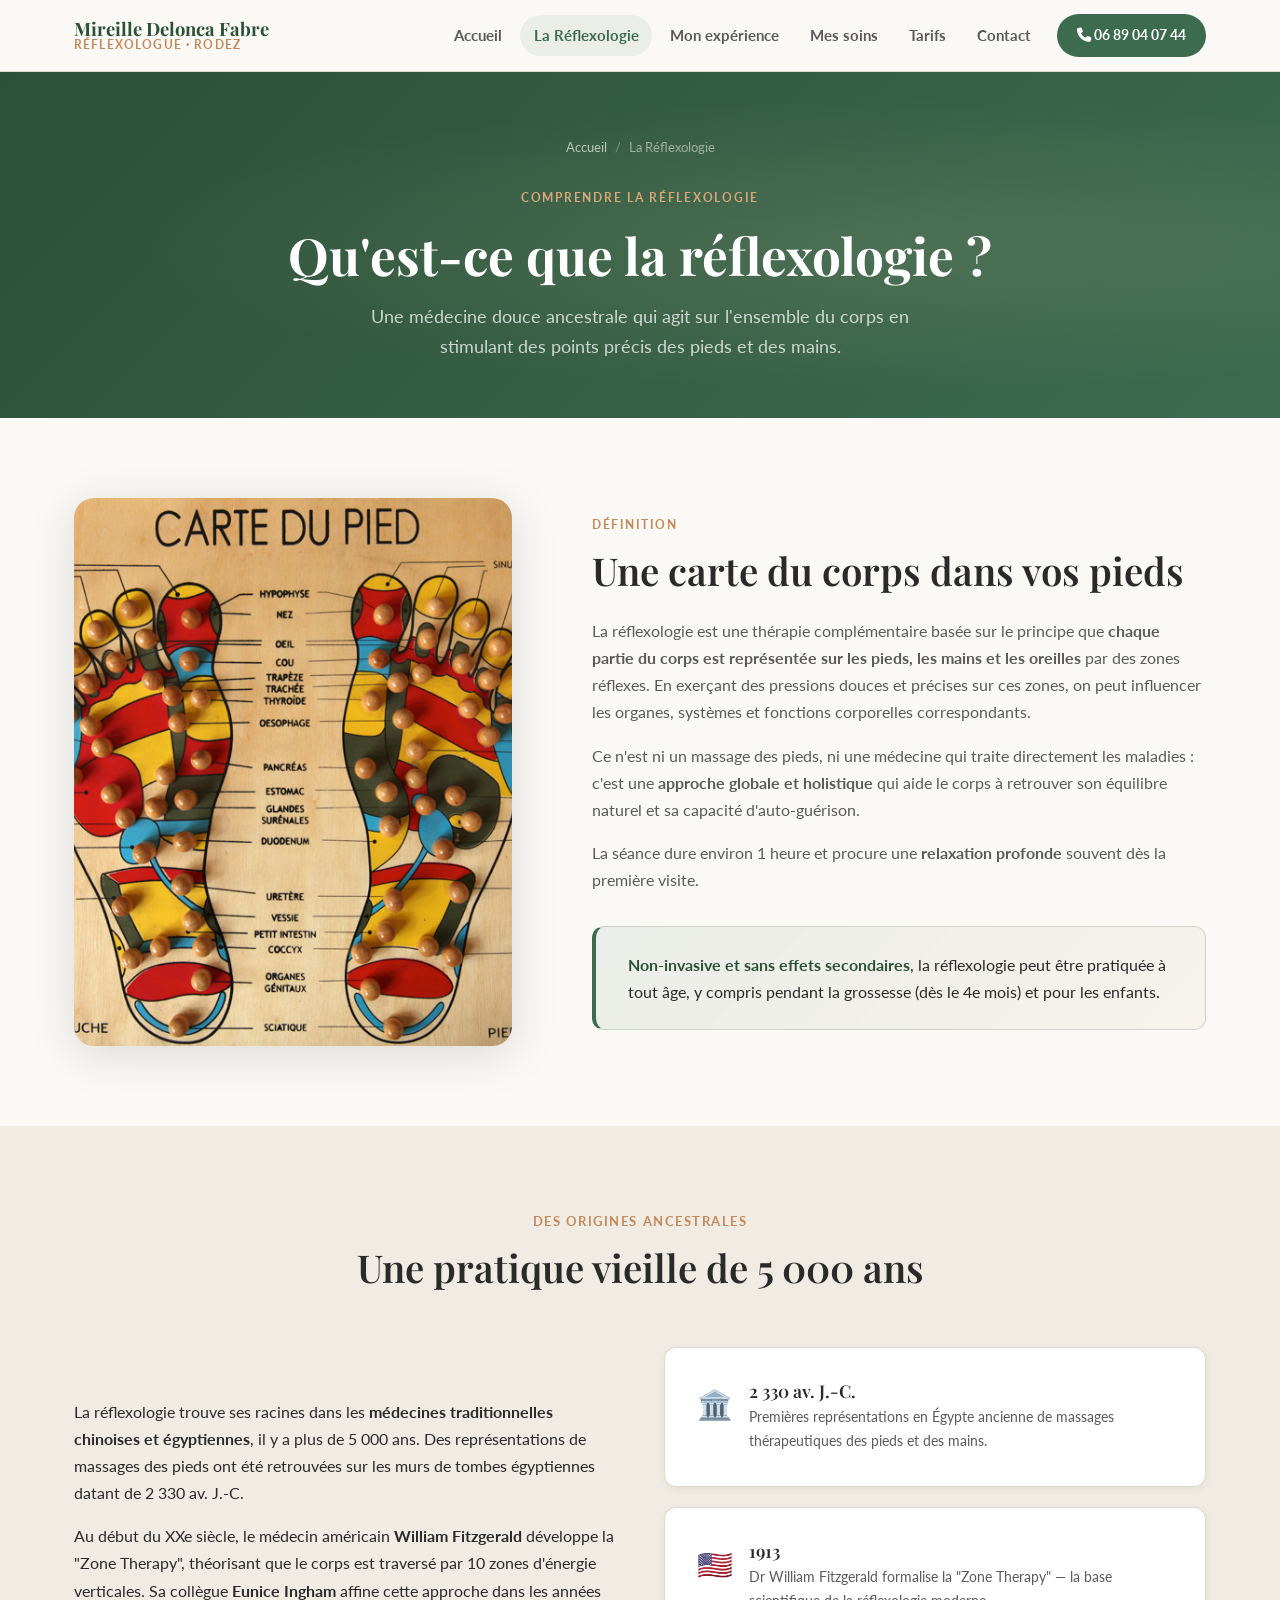
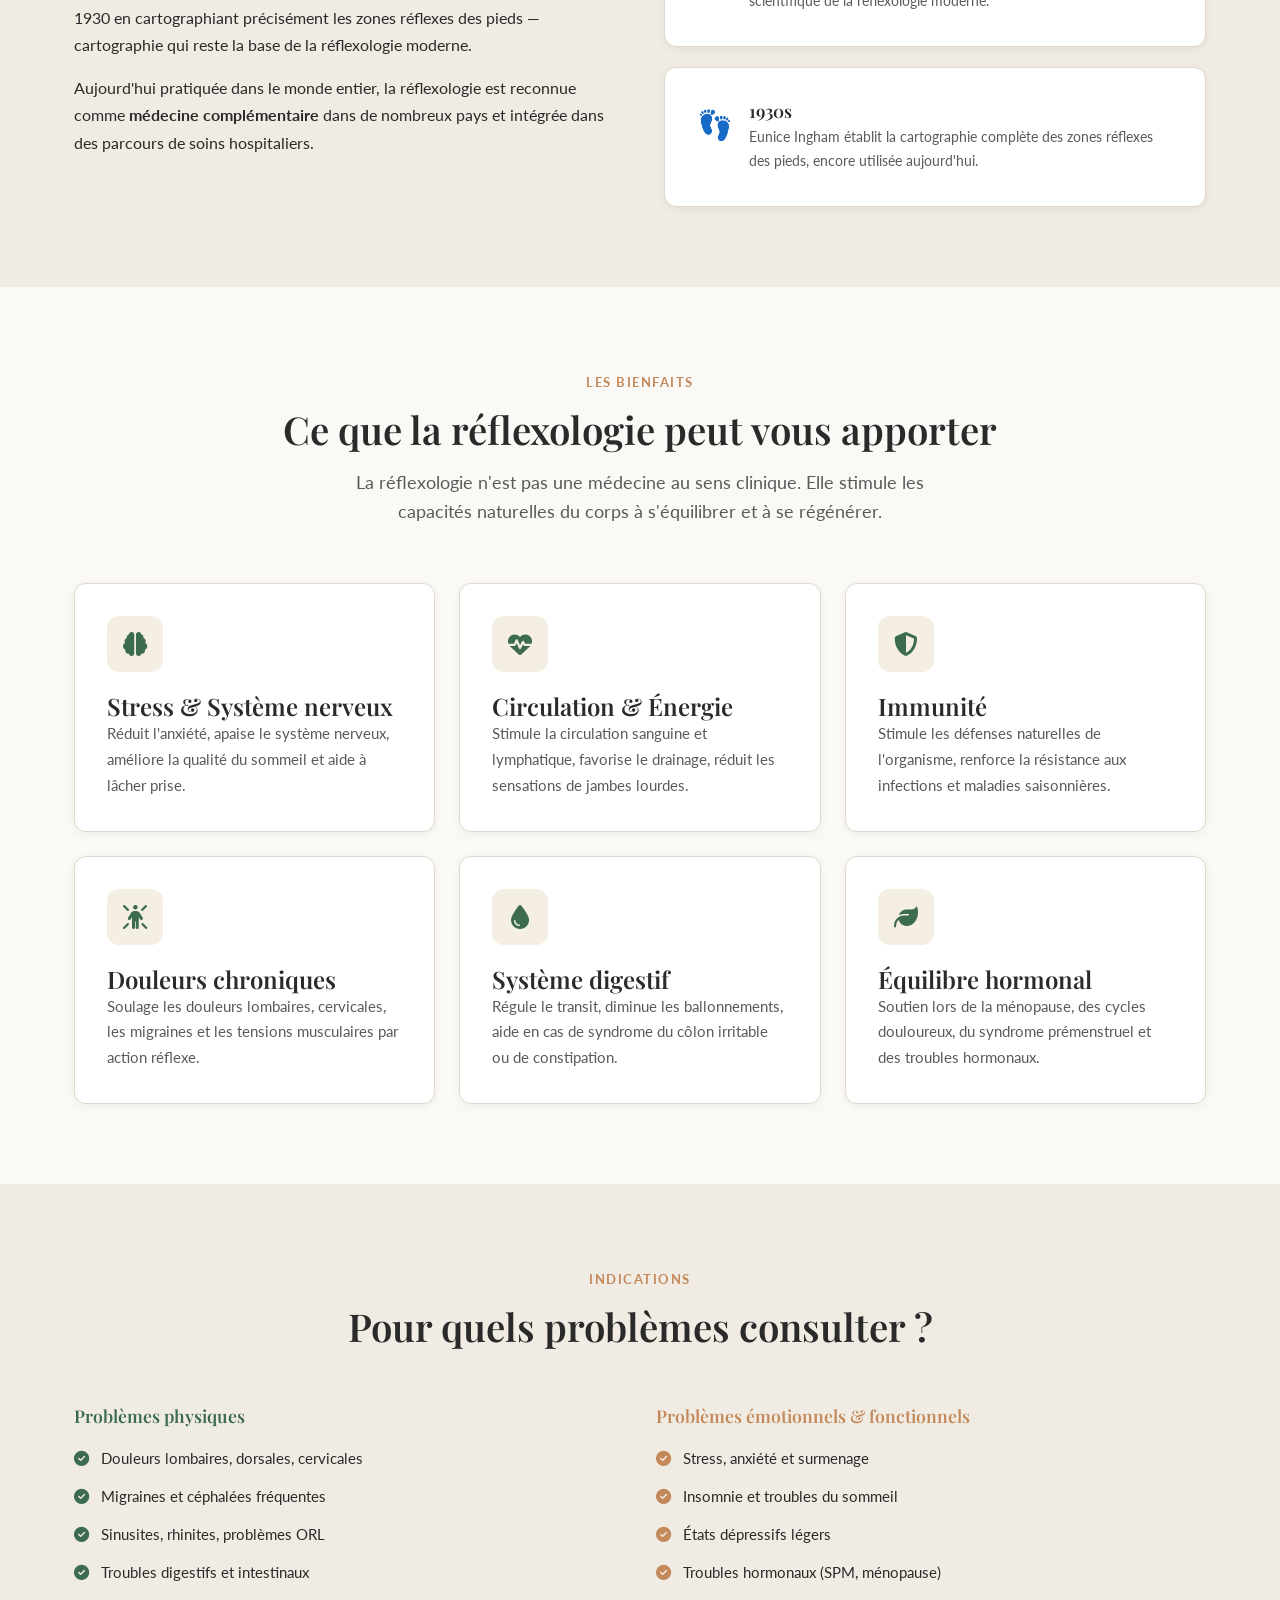
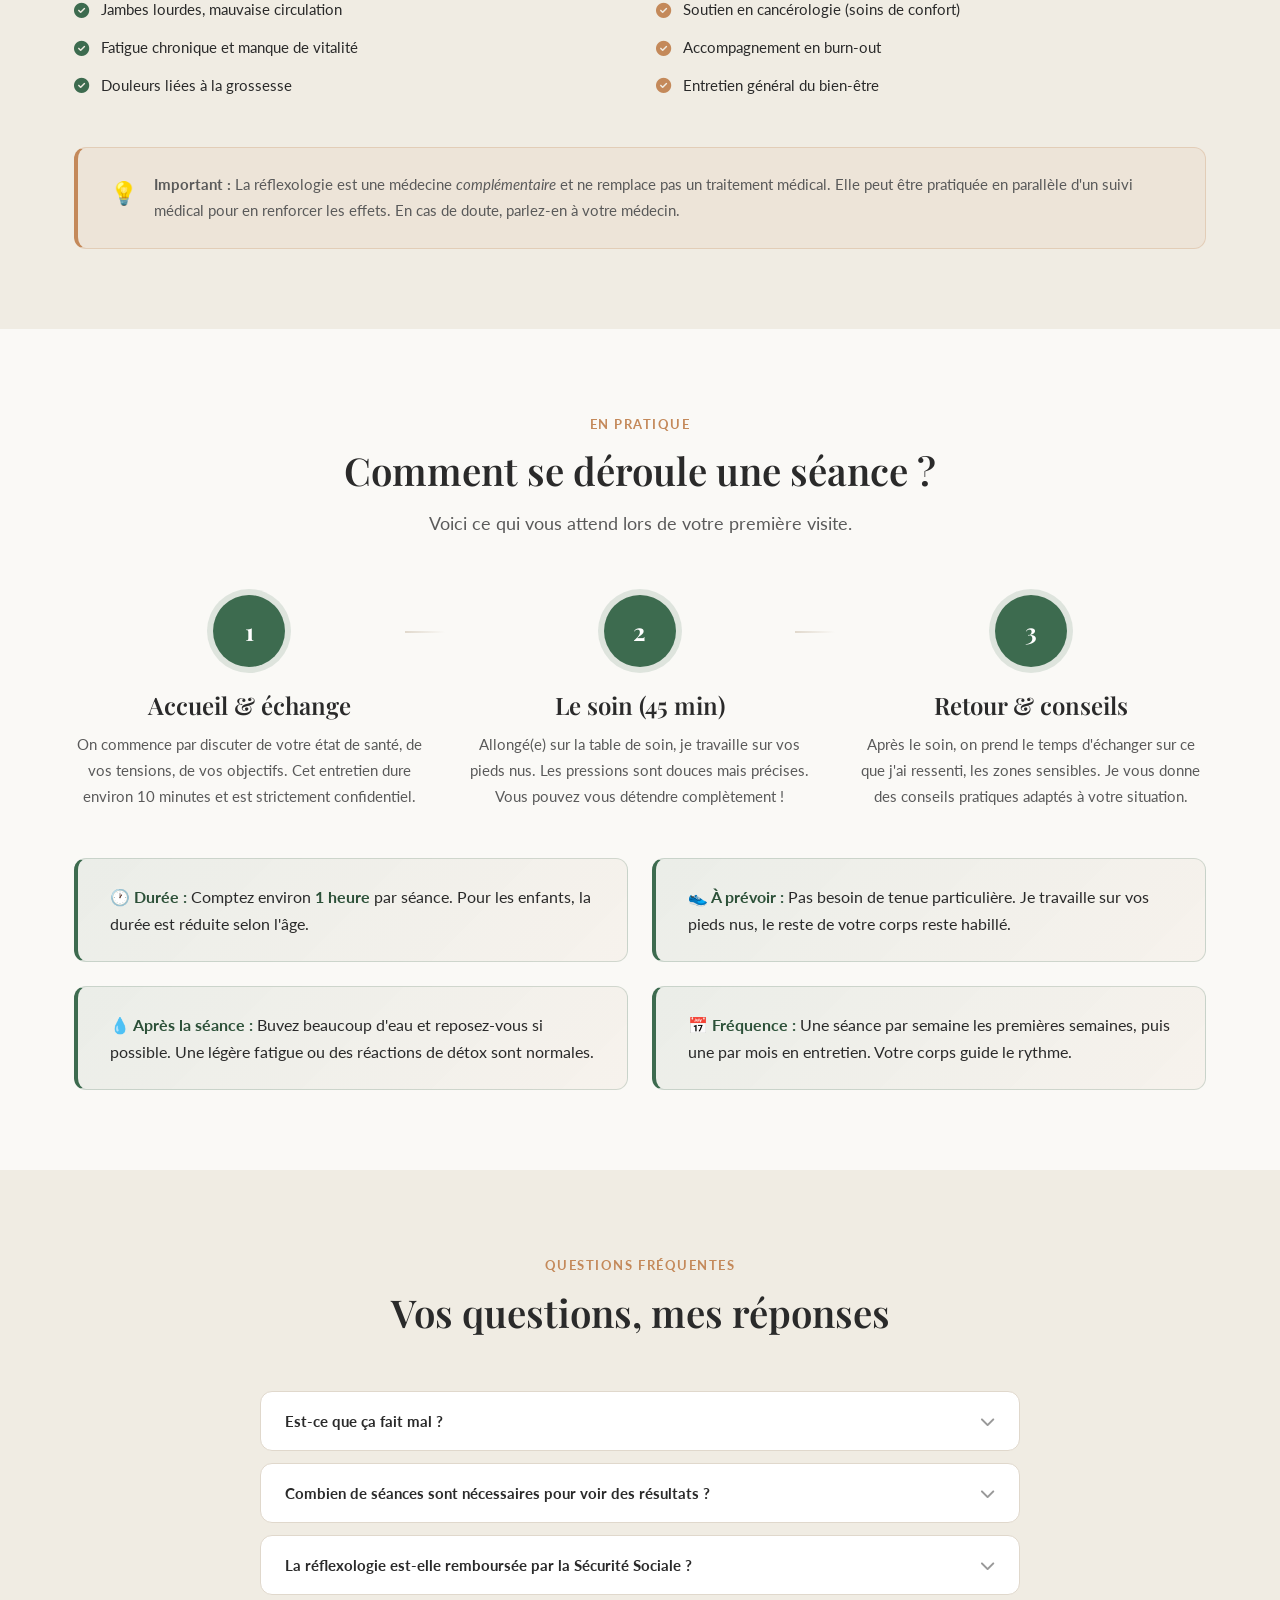
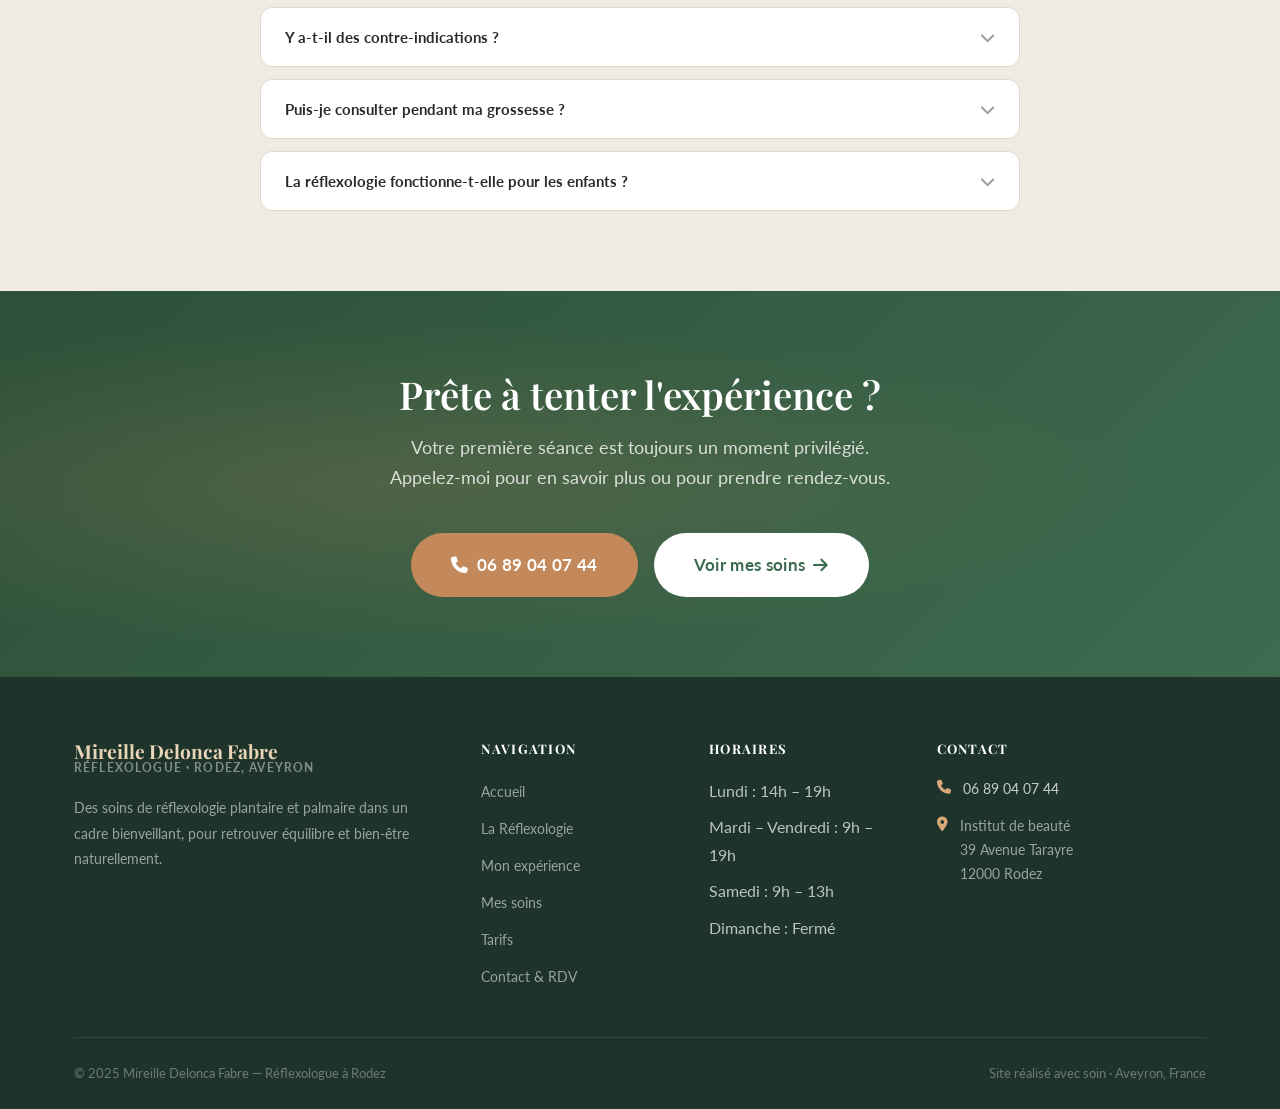
<file: reflexologie.html>
<!DOCTYPE html>
<html lang="fr">
<head>
  <meta charset="UTF-8" />
  <meta name="viewport" content="width=device-width, initial-scale=1.0" />
  <title>Qu'est-ce que la Réflexologie ? — Mireille Delonca Fabre, Rodez</title>
  <meta name="description" content="Découvrez la réflexologie plantaire et palmaire : principes, bienfaits, comment ça marche et pour quels problèmes de santé. Tout ce que vous devez savoir avant votre première séance." />
  <link rel="preconnect" href="https://fonts.googleapis.com" />
  <link rel="preconnect" href="https://fonts.gstatic.com" crossorigin />
  <link href="https://fonts.googleapis.com/css2?family=Playfair+Display:ital,wght@0,400;0,600;0,700;1,400;1,600&family=Lato:wght@300;400;700&display=swap" rel="stylesheet" />
  <link rel="stylesheet" href="https://cdnjs.cloudflare.com/ajax/libs/font-awesome/6.5.0/css/all.min.css" />
  <link rel="stylesheet" href="css/style.css" />
</head>
<body>

  <!-- ===== HEADER ===== -->
  <header class="header">
    <div class="container header-inner">
      <a href="index.html" class="logo">
        <span class="logo-name">Mireille Delonca Fabre</span>
        <span class="logo-title">Réflexologue · Rodez</span>
      </a>
      <nav class="nav" role="navigation">
        <a href="index.html" class="nav-link">Accueil</a>
        <a href="reflexologie.html" class="nav-link active">La Réflexologie</a>
        <a href="mon-experience.html" class="nav-link">Mon expérience</a>
        <a href="soins.html" class="nav-link">Mes soins</a>
        <a href="tarifs.html" class="nav-link">Tarifs</a>
        <a href="contact.html" class="nav-link">Contact</a>
        <a href="tel:0689040744" class="nav-link nav-cta">
          <i class="fa-solid fa-phone"></i> 06 89 04 07 44
        </a>
      </nav>
      <button class="hamburger" aria-label="Menu">
        <span></span><span></span><span></span>
      </button>
    </div>
  </header>

  <!-- ===== PAGE HERO ===== -->
  <section class="page-hero">
    <div class="container">
      <div class="breadcrumb">
        <a href="index.html">Accueil</a>
        <span class="breadcrumb-sep">/</span>
        <span>La Réflexologie</span>
      </div>
      <span class="pretitle">Comprendre la réflexologie</span>
      <h1>Qu'est-ce que la réflexologie ?</h1>
      <p>Une médecine douce ancestrale qui agit sur l'ensemble du corps en stimulant des points précis des pieds et des mains.</p>
    </div>
  </section>

  <!-- ===== DEFINITION ===== -->
  <section class="section">
    <div class="container">
      <div class="about-content">
        <div class="about-image-wrap" data-reveal>
          <img
            src="img/carte_pied.jpg"
            alt="Carte du pied — zones réflexes correspondant aux organes du corps"
            class="about-image"
            loading="lazy"
          />
        </div>
        <div class="about-text" data-reveal data-delay="150">
          <span class="pretitle">Définition</span>
          <h2>Une carte du corps dans vos pieds</h2>
          <p>
            La réflexologie est une thérapie complémentaire basée sur le principe que
            <strong>chaque partie du corps est représentée sur les pieds, les mains et les oreilles</strong>
            par des zones réflexes. En exerçant des pressions douces et précises sur ces zones,
            on peut influencer les organes, systèmes et fonctions corporelles correspondants.
          </p>
          <p>
            Ce n'est ni un massage des pieds, ni une médecine qui traite directement les maladies :
            c'est une <strong>approche globale et holistique</strong> qui aide le corps à retrouver
            son équilibre naturel et sa capacité d'auto-guérison.
          </p>
          <p>
            La séance dure environ 1 heure et procure une <strong>relaxation profonde</strong>
            souvent dès la première visite.
          </p>
          <div class="highlight-box mt-2">
            <p>
              <strong>Non-invasive et sans effets secondaires</strong>, la réflexologie peut
              être pratiquée à tout âge, y compris pendant la grossesse (dès le 4e mois)
              et pour les enfants.
            </p>
          </div>
        </div>
      </div>
    </div>
  </section>

  <!-- ===== HISTOIRE ===== -->
  <section class="section section-alt">
    <div class="container">
      <div class="section-header" data-reveal>
        <span class="pretitle">Des origines ancestrales</span>
        <h2>Une pratique vieille de 5 000 ans</h2>
      </div>
      <div class="grid-2" style="gap:3rem;align-items:center;">
        <div data-reveal>
          <p>La réflexologie trouve ses racines dans les <strong>médecines traditionnelles chinoises et égyptiennes</strong>, il y a plus de 5 000 ans. Des représentations de massages des pieds ont été retrouvées sur les murs de tombes égyptiennes datant de 2 330 av. J.-C.</p>
          <p>Au début du XXe siècle, le médecin américain <strong>William Fitzgerald</strong> développe la "Zone Therapy", théorisant que le corps est traversé par 10 zones d'énergie verticales. Sa collègue <strong>Eunice Ingham</strong> affine cette approche dans les années 1930 en cartographiant précisément les zones réflexes des pieds — cartographie qui reste la base de la réflexologie moderne.</p>
          <p>Aujourd'hui pratiquée dans le monde entier, la réflexologie est reconnue comme <strong>médecine complémentaire</strong> dans de nombreux pays et intégrée dans des parcours de soins hospitaliers.</p>
        </div>
        <div data-reveal data-delay="100">
          <div style="display:flex;flex-direction:column;gap:1.25rem;">
            <div class="card" style="display:flex;gap:1rem;align-items:flex-start;">
              <div style="font-size:1.8rem;flex-shrink:0;">🏛️</div>
              <div>
                <h4 style="margin-bottom:.25rem;">2 330 av. J.-C.</h4>
                <p style="margin:0;font-size:.9rem;color:var(--text-light);">Premières représentations en Égypte ancienne de massages thérapeutiques des pieds et des mains.</p>
              </div>
            </div>
            <div class="card" style="display:flex;gap:1rem;align-items:flex-start;">
              <div style="font-size:1.8rem;flex-shrink:0;">🇺🇸</div>
              <div>
                <h4 style="margin-bottom:.25rem;">1913</h4>
                <p style="margin:0;font-size:.9rem;color:var(--text-light);">Dr William Fitzgerald formalise la "Zone Therapy" — la base scientifique de la réflexologie moderne.</p>
              </div>
            </div>
            <div class="card" style="display:flex;gap:1rem;align-items:flex-start;">
              <div style="font-size:1.8rem;flex-shrink:0;">👣</div>
              <div>
                <h4 style="margin-bottom:.25rem;">1930s</h4>
                <p style="margin:0;font-size:.9rem;color:var(--text-light);">Eunice Ingham établit la cartographie complète des zones réflexes des pieds, encore utilisée aujourd'hui.</p>
              </div>
            </div>
          </div>
        </div>
      </div>
    </div>
  </section>

  <!-- ===== BIENFAITS ===== -->
  <section class="section">
    <div class="container">
      <div class="section-header" data-reveal>
        <span class="pretitle">Les bienfaits</span>
        <h2>Ce que la réflexologie peut vous apporter</h2>
        <p>La réflexologie n'est pas une médecine au sens clinique. Elle stimule les capacités naturelles du corps à s'équilibrer et à se régénérer.</p>
      </div>
      <div class="grid-3" style="gap:1.5rem;">
        <div class="card" data-reveal data-delay="0">
          <div class="card-icon"><i class="fa-solid fa-brain"></i></div>
          <h3>Stress &amp; Système nerveux</h3>
          <p style="color:var(--text-light);font-size:.95rem;">Réduit l'anxiété, apaise le système nerveux, améliore la qualité du sommeil et aide à lâcher prise.</p>
        </div>
        <div class="card" data-reveal data-delay="75">
          <div class="card-icon"><i class="fa-solid fa-heart-pulse"></i></div>
          <h3>Circulation &amp; Énergie</h3>
          <p style="color:var(--text-light);font-size:.95rem;">Stimule la circulation sanguine et lymphatique, favorise le drainage, réduit les sensations de jambes lourdes.</p>
        </div>
        <div class="card" data-reveal data-delay="150">
          <div class="card-icon"><i class="fa-solid fa-shield-halved"></i></div>
          <h3>Immunité</h3>
          <p style="color:var(--text-light);font-size:.95rem;">Stimule les défenses naturelles de l'organisme, renforce la résistance aux infections et maladies saisonnières.</p>
        </div>
        <div class="card" data-reveal data-delay="225">
          <div class="card-icon"><i class="fa-solid fa-person-rays"></i></div>
          <h3>Douleurs chroniques</h3>
          <p style="color:var(--text-light);font-size:.95rem;">Soulage les douleurs lombaires, cervicales, les migraines et les tensions musculaires par action réflexe.</p>
        </div>
        <div class="card" data-reveal data-delay="300">
          <div class="card-icon"><i class="fa-solid fa-droplet"></i></div>
          <h3>Système digestif</h3>
          <p style="color:var(--text-light);font-size:.95rem;">Régule le transit, diminue les ballonnements, aide en cas de syndrome du côlon irritable ou de constipation.</p>
        </div>
        <div class="card" data-reveal data-delay="375">
          <div class="card-icon"><i class="fa-solid fa-leaf"></i></div>
          <h3>Équilibre hormonal</h3>
          <p style="color:var(--text-light);font-size:.95rem;">Soutien lors de la ménopause, des cycles douloureux, du syndrome prémenstruel et des troubles hormonaux.</p>
        </div>
      </div>
    </div>
  </section>

  <!-- ===== CONDITIONS TRAITÉES ===== -->
  <section class="section section-alt">
    <div class="container">
      <div class="section-header" data-reveal>
        <span class="pretitle">Indications</span>
        <h2>Pour quels problèmes consulter ?</h2>
      </div>
      <div class="grid-2" style="gap:2rem;" data-reveal>
        <div>
          <h3 style="color:var(--primary);margin-bottom:1.25rem;font-size:1.1rem;">Problèmes physiques</h3>
          <ul style="display:flex;flex-direction:column;gap:.75rem;">
            <li style="display:flex;gap:.75rem;align-items:center;font-size:.95rem;"><i class="fa-solid fa-circle-check" style="color:var(--primary);flex-shrink:0;"></i> Douleurs lombaires, dorsales, cervicales</li>
            <li style="display:flex;gap:.75rem;align-items:center;font-size:.95rem;"><i class="fa-solid fa-circle-check" style="color:var(--primary);flex-shrink:0;"></i> Migraines et céphalées fréquentes</li>
            <li style="display:flex;gap:.75rem;align-items:center;font-size:.95rem;"><i class="fa-solid fa-circle-check" style="color:var(--primary);flex-shrink:0;"></i> Sinusites, rhinites, problèmes ORL</li>
            <li style="display:flex;gap:.75rem;align-items:center;font-size:.95rem;"><i class="fa-solid fa-circle-check" style="color:var(--primary);flex-shrink:0;"></i> Troubles digestifs et intestinaux</li>
            <li style="display:flex;gap:.75rem;align-items:center;font-size:.95rem;"><i class="fa-solid fa-circle-check" style="color:var(--primary);flex-shrink:0;"></i> Jambes lourdes, mauvaise circulation</li>
            <li style="display:flex;gap:.75rem;align-items:center;font-size:.95rem;"><i class="fa-solid fa-circle-check" style="color:var(--primary);flex-shrink:0;"></i> Fatigue chronique et manque de vitalité</li>
            <li style="display:flex;gap:.75rem;align-items:center;font-size:.95rem;"><i class="fa-solid fa-circle-check" style="color:var(--primary);flex-shrink:0;"></i> Douleurs liées à la grossesse</li>
          </ul>
        </div>
        <div>
          <h3 style="color:var(--secondary);margin-bottom:1.25rem;font-size:1.1rem;">Problèmes émotionnels &amp; fonctionnels</h3>
          <ul style="display:flex;flex-direction:column;gap:.75rem;">
            <li style="display:flex;gap:.75rem;align-items:center;font-size:.95rem;"><i class="fa-solid fa-circle-check" style="color:var(--secondary);flex-shrink:0;"></i> Stress, anxiété et surmenage</li>
            <li style="display:flex;gap:.75rem;align-items:center;font-size:.95rem;"><i class="fa-solid fa-circle-check" style="color:var(--secondary);flex-shrink:0;"></i> Insomnie et troubles du sommeil</li>
            <li style="display:flex;gap:.75rem;align-items:center;font-size:.95rem;"><i class="fa-solid fa-circle-check" style="color:var(--secondary);flex-shrink:0;"></i> États dépressifs légers</li>
            <li style="display:flex;gap:.75rem;align-items:center;font-size:.95rem;"><i class="fa-solid fa-circle-check" style="color:var(--secondary);flex-shrink:0;"></i> Troubles hormonaux (SPM, ménopause)</li>
            <li style="display:flex;gap:.75rem;align-items:center;font-size:.95rem;"><i class="fa-solid fa-circle-check" style="color:var(--secondary);flex-shrink:0;"></i> Soutien en cancérologie (soins de confort)</li>
            <li style="display:flex;gap:.75rem;align-items:center;font-size:.95rem;"><i class="fa-solid fa-circle-check" style="color:var(--secondary);flex-shrink:0;"></i> Accompagnement en burn-out</li>
            <li style="display:flex;gap:.75rem;align-items:center;font-size:.95rem;"><i class="fa-solid fa-circle-check" style="color:var(--secondary);flex-shrink:0;"></i> Entretien général du bien-être</li>
          </ul>
        </div>
      </div>
      <div class="tip-box mt-3" data-reveal>
        <div class="tip-box-icon">💡</div>
        <div>
          <p><strong>Important :</strong> La réflexologie est une médecine <em>complémentaire</em> et ne remplace pas un traitement médical. Elle peut être pratiquée en parallèle d'un suivi médical pour en renforcer les effets. En cas de doute, parlez-en à votre médecin.</p>
        </div>
      </div>
    </div>
  </section>

  <!-- ===== DÉROULEMENT D'UNE SÉANCE ===== -->
  <section class="section">
    <div class="container">
      <div class="section-header" data-reveal>
        <span class="pretitle">En pratique</span>
        <h2>Comment se déroule une séance ?</h2>
        <p>Voici ce qui vous attend lors de votre première visite.</p>
      </div>
      <div class="steps" data-reveal>
        <div class="step">
          <div class="step-number">1</div>
          <h3>Accueil &amp; échange</h3>
          <p>On commence par discuter de votre état de santé, de vos tensions, de vos objectifs. Cet entretien dure environ 10 minutes et est strictement confidentiel.</p>
        </div>
        <div class="step">
          <div class="step-number">2</div>
          <h3>Le soin (45 min)</h3>
          <p>Allongé(e) sur la table de soin, je travaille sur vos pieds nus. Les pressions sont douces mais précises. Vous pouvez vous détendre complètement !</p>
        </div>
        <div class="step">
          <div class="step-number">3</div>
          <h3>Retour &amp; conseils</h3>
          <p>Après le soin, on prend le temps d'échanger sur ce que j'ai ressenti, les zones sensibles. Je vous donne des conseils pratiques adaptés à votre situation.</p>
        </div>
      </div>
      <div class="grid-2 mt-3" style="gap:1.5rem;">
        <div class="highlight-box" data-reveal>
          <p><strong>🕐 Durée :</strong> Comptez environ <strong>1 heure</strong> par séance. Pour les enfants, la durée est réduite selon l'âge.</p>
        </div>
        <div class="highlight-box" data-reveal data-delay="100">
          <p><strong>👟 À prévoir :</strong> Pas besoin de tenue particulière. Je travaille sur vos pieds nus, le reste de votre corps reste habillé.</p>
        </div>
        <div class="highlight-box" data-reveal data-delay="200">
          <p><strong>💧 Après la séance :</strong> Buvez beaucoup d'eau et reposez-vous si possible. Une légère fatigue ou des réactions de détox sont normales.</p>
        </div>
        <div class="highlight-box" data-reveal data-delay="300">
          <p><strong>📅 Fréquence :</strong> Une séance par semaine les premières semaines, puis une par mois en entretien. Votre corps guide le rythme.</p>
        </div>
      </div>
    </div>
  </section>

  <!-- ===== FAQ ===== -->
  <section class="section section-alt">
    <div class="container">
      <div class="section-header" data-reveal>
        <span class="pretitle">Questions fréquentes</span>
        <h2>Vos questions, mes réponses</h2>
      </div>
      <div class="faq-list">
        <div class="faq-item" data-reveal>
          <button class="faq-question">
            Est-ce que ça fait mal ?
            <i class="fa-solid fa-chevron-down faq-chevron"></i>
          </button>
          <div class="faq-answer">
            <div class="faq-answer-inner">
              Non, la réflexologie ne fait pas mal. Les pressions sont douces et adaptées à chaque personne. Il peut arriver de ressentir une légère sensibilité sur certaines zones — c'est souvent le signe que la zone correspondante a besoin d'attention. Mais rien d'insupportable. La majorité des gens trouvent la séance profondément relaxante.
            </div>
          </div>
        </div>
        <div class="faq-item" data-reveal>
          <button class="faq-question">
            Combien de séances sont nécessaires pour voir des résultats ?
            <i class="fa-solid fa-chevron-down faq-chevron"></i>
          </button>
          <div class="faq-answer">
            <div class="faq-answer-inner">
              Certaines personnes ressentent un bénéfice dès la première séance (meilleur sommeil, détente profonde). En général, pour des problèmes chroniques, on recommande <strong>3 à 5 séances</strong> rapprochées (une par semaine), puis un suivi mensuel. Chaque personne est différente, et les résultats varient selon le problème traité et la réceptivité individuelle.
            </div>
          </div>
        </div>
        <div class="faq-item" data-reveal>
          <button class="faq-question">
            La réflexologie est-elle remboursée par la Sécurité Sociale ?
            <i class="fa-solid fa-chevron-down faq-chevron"></i>
          </button>
          <div class="faq-answer">
            <div class="faq-answer-inner">
              Non, la réflexologie n'est pas prise en charge par la Sécurité Sociale. Cependant, certaines mutuelles remboursent partiellement les séances de médecines douces. Renseignez-vous auprès de votre mutuelle. Je peux vous fournir une facture pour vos démarches.
            </div>
          </div>
        </div>
        <div class="faq-item" data-reveal>
          <button class="faq-question">
            Y a-t-il des contre-indications ?
            <i class="fa-solid fa-chevron-down faq-chevron"></i>
          </button>
          <div class="faq-answer">
            <div class="faq-answer-inner">
              La réflexologie est contre-indiquée en cas de : phlébite ou thrombose, grossesse au premier trimestre, plaies ou infections aux pieds, certaines maladies inflammatoires aiguës. En cas de doute, parlez-en à votre médecin et mentionnez-le lors de notre entretien préalable au soin. Je m'adapterai toujours à votre situation.
            </div>
          </div>
        </div>
        <div class="faq-item" data-reveal>
          <button class="faq-question">
            Puis-je consulter pendant ma grossesse ?
            <i class="fa-solid fa-chevron-down faq-chevron"></i>
          </button>
          <div class="faq-answer">
            <div class="faq-answer-inner">
              Oui ! La réflexologie est particulièrement bénéfique pendant la grossesse pour soulager les douleurs lombaires, les nausées, les jambes lourdes, le stress et l'insomnie. Je pratique les soins pour les femmes enceintes à partir du <strong>4e mois de grossesse</strong>, avec des techniques adaptées. Le premier trimestre reste contre-indiqué par précaution.
            </div>
          </div>
        </div>
        <div class="faq-item" data-reveal>
          <button class="faq-question">
            La réflexologie fonctionne-t-elle pour les enfants ?
            <i class="fa-solid fa-chevron-down faq-chevron"></i>
          </button>
          <div class="faq-answer">
            <div class="faq-answer-inner">
              Absolument ! Les enfants répondent souvent très bien à la réflexologie. Les séances sont adaptées en durée et en pression selon l'âge de l'enfant. Elle peut aider pour les troubles du sommeil, l'anxiété, les problèmes ORL répétitifs ou les douleurs de croissance.
            </div>
          </div>
        </div>
      </div>
    </div>
  </section>

  <!-- ===== CTA ===== -->
  <section class="cta-banner">
    <div class="container">
      <h2>Prête à tenter l'expérience ?</h2>
      <p>Votre première séance est toujours un moment privilégié. Appelez-moi pour en savoir plus ou pour prendre rendez-vous.</p>
      <div class="cta-banner-actions">
        <a href="tel:0689040744" class="btn btn-secondary btn-lg">
          <i class="fa-solid fa-phone"></i> 06 89 04 07 44
        </a>
        <a href="soins.html" class="btn btn-white btn-lg">
          Voir mes soins <i class="fa-solid fa-arrow-right"></i>
        </a>
      </div>
    </div>
  </section>

  <!-- ===== FOOTER ===== -->
  <footer class="footer">
    <div class="container">
      <div class="footer-grid">
        <div class="footer-brand">
          <div class="logo">
            <span class="logo-name">Mireille Delonca Fabre</span>
            <span class="logo-title">Réflexologue · Rodez, Aveyron</span>
          </div>
          <p>Des soins de réflexologie plantaire et palmaire dans un cadre bienveillant, pour retrouver équilibre et bien-être naturellement.</p>
        </div>
        <div class="footer-col">
          <h4>Navigation</h4>
          <ul class="footer-links">
            <li><a href="index.html">Accueil</a></li>
            <li><a href="reflexologie.html">La Réflexologie</a></li>
            <li><a href="mon-experience.html">Mon expérience</a></li>
            <li><a href="soins.html">Mes soins</a></li>
            <li><a href="tarifs.html">Tarifs</a></li>
            <li><a href="contact.html">Contact &amp; RDV</a></li>
          </ul>
        </div>
        <div class="footer-col">
          <h4>Horaires</h4>
          <ul class="footer-links">
            <li>Lundi : 14h – 19h</li>
            <li>Mardi – Vendredi : 9h – 19h</li>
            <li>Samedi : 9h – 13h</li>
            <li>Dimanche : Fermé</li>
          </ul>
        </div>
        <div class="footer-col">
          <h4>Contact</h4>
          <div class="footer-contact-item">
            <i class="fa-solid fa-phone"></i>
            <div><a href="tel:0689040744">06 89 04 07 44</a></div>
          </div>
          <div class="footer-contact-item">
            <i class="fa-solid fa-location-dot"></i>
            <div>Institut de beauté<br>39 Avenue Tarayre<br>12000 Rodez</div>
          </div>
        </div>
      </div>
      <div class="footer-bottom">
        <span>© 2025 Mireille Delonca Fabre — Réflexologue à Rodez</span>
        <span>Site réalisé avec soin · Aveyron, France</span>
      </div>
    </div>
  </footer>

  <!-- Floating CTA (mobile) -->
  <a href="tel:0689040744" class="floating-cta" aria-label="Appeler pour réserver">
    <i class="fa-solid fa-phone"></i>
    <span>Réserver une séance</span>
  </a>

  <!-- Back to top -->
  <button class="back-to-top" id="backToTop" aria-label="Retour en haut">
    <i class="fa-solid fa-chevron-up"></i>
  </button>

  <script src="js/main.js"></script>
</body>
</html>
</file>
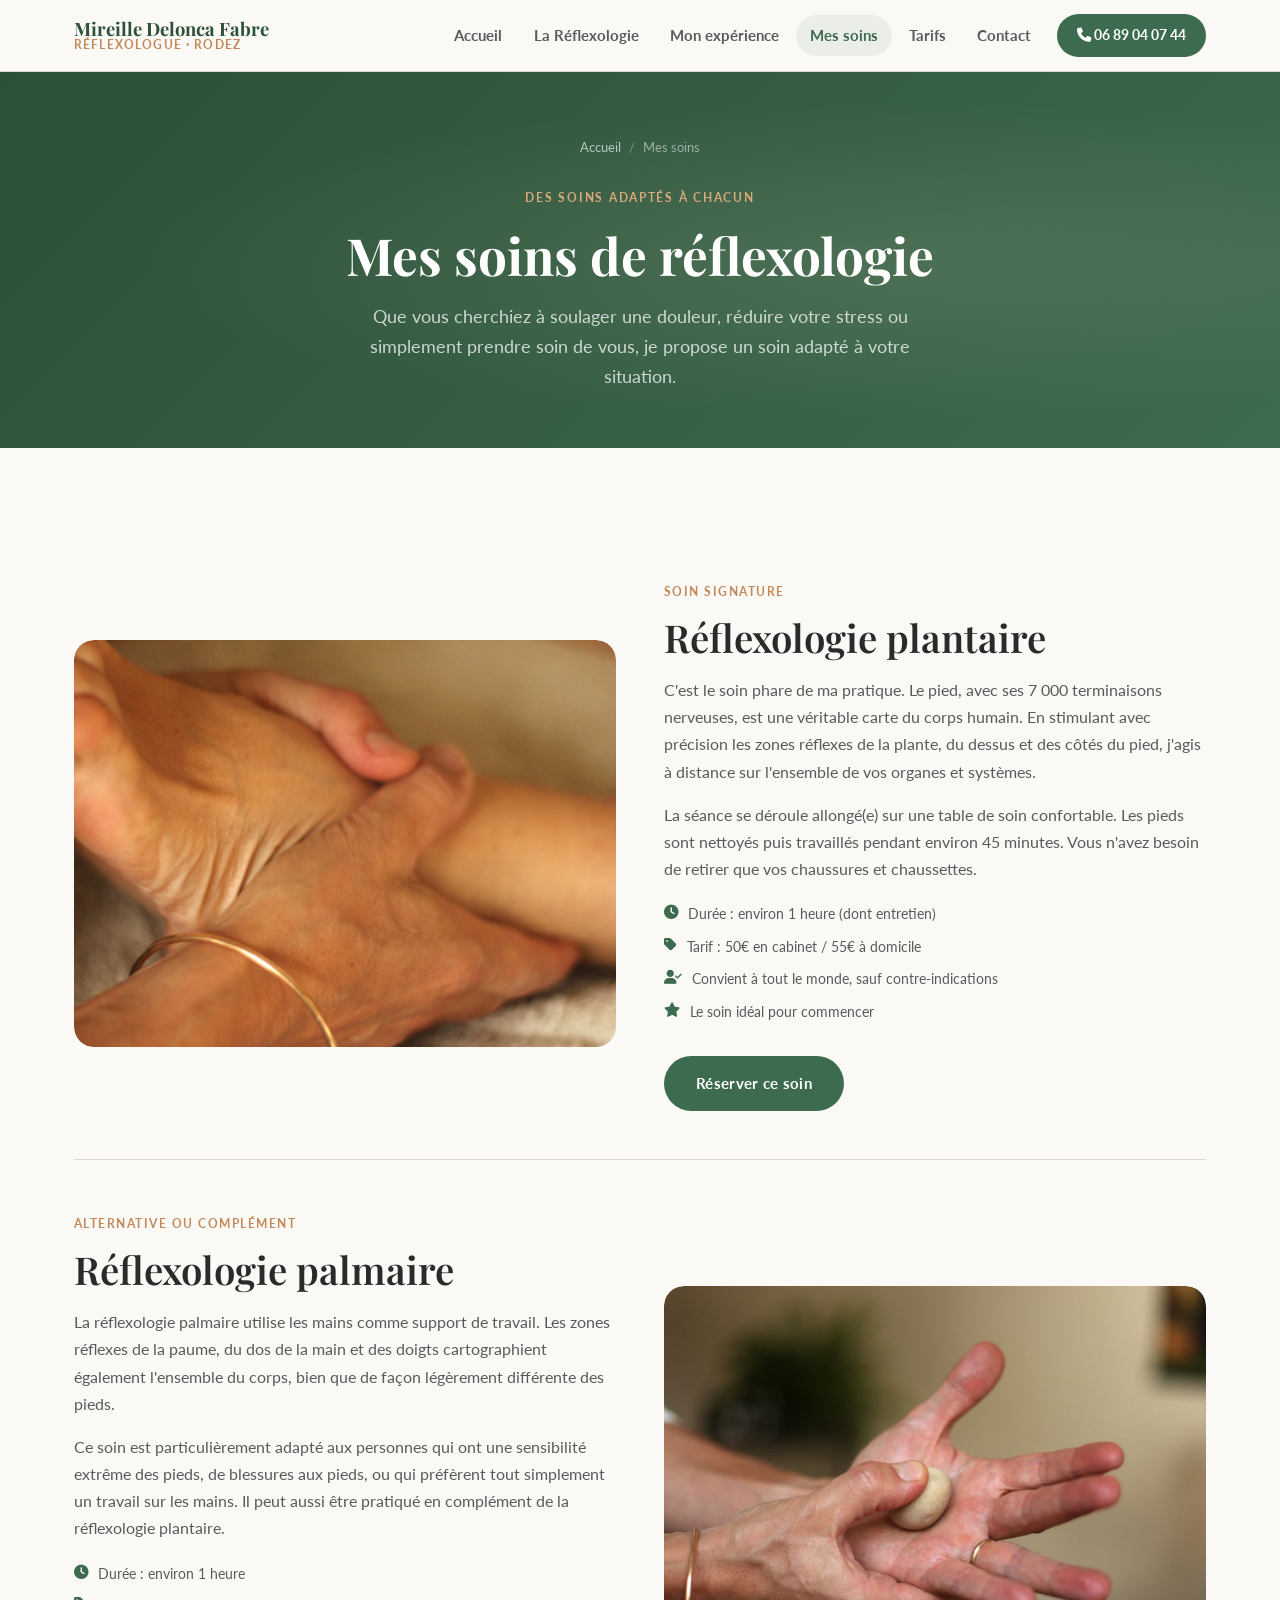
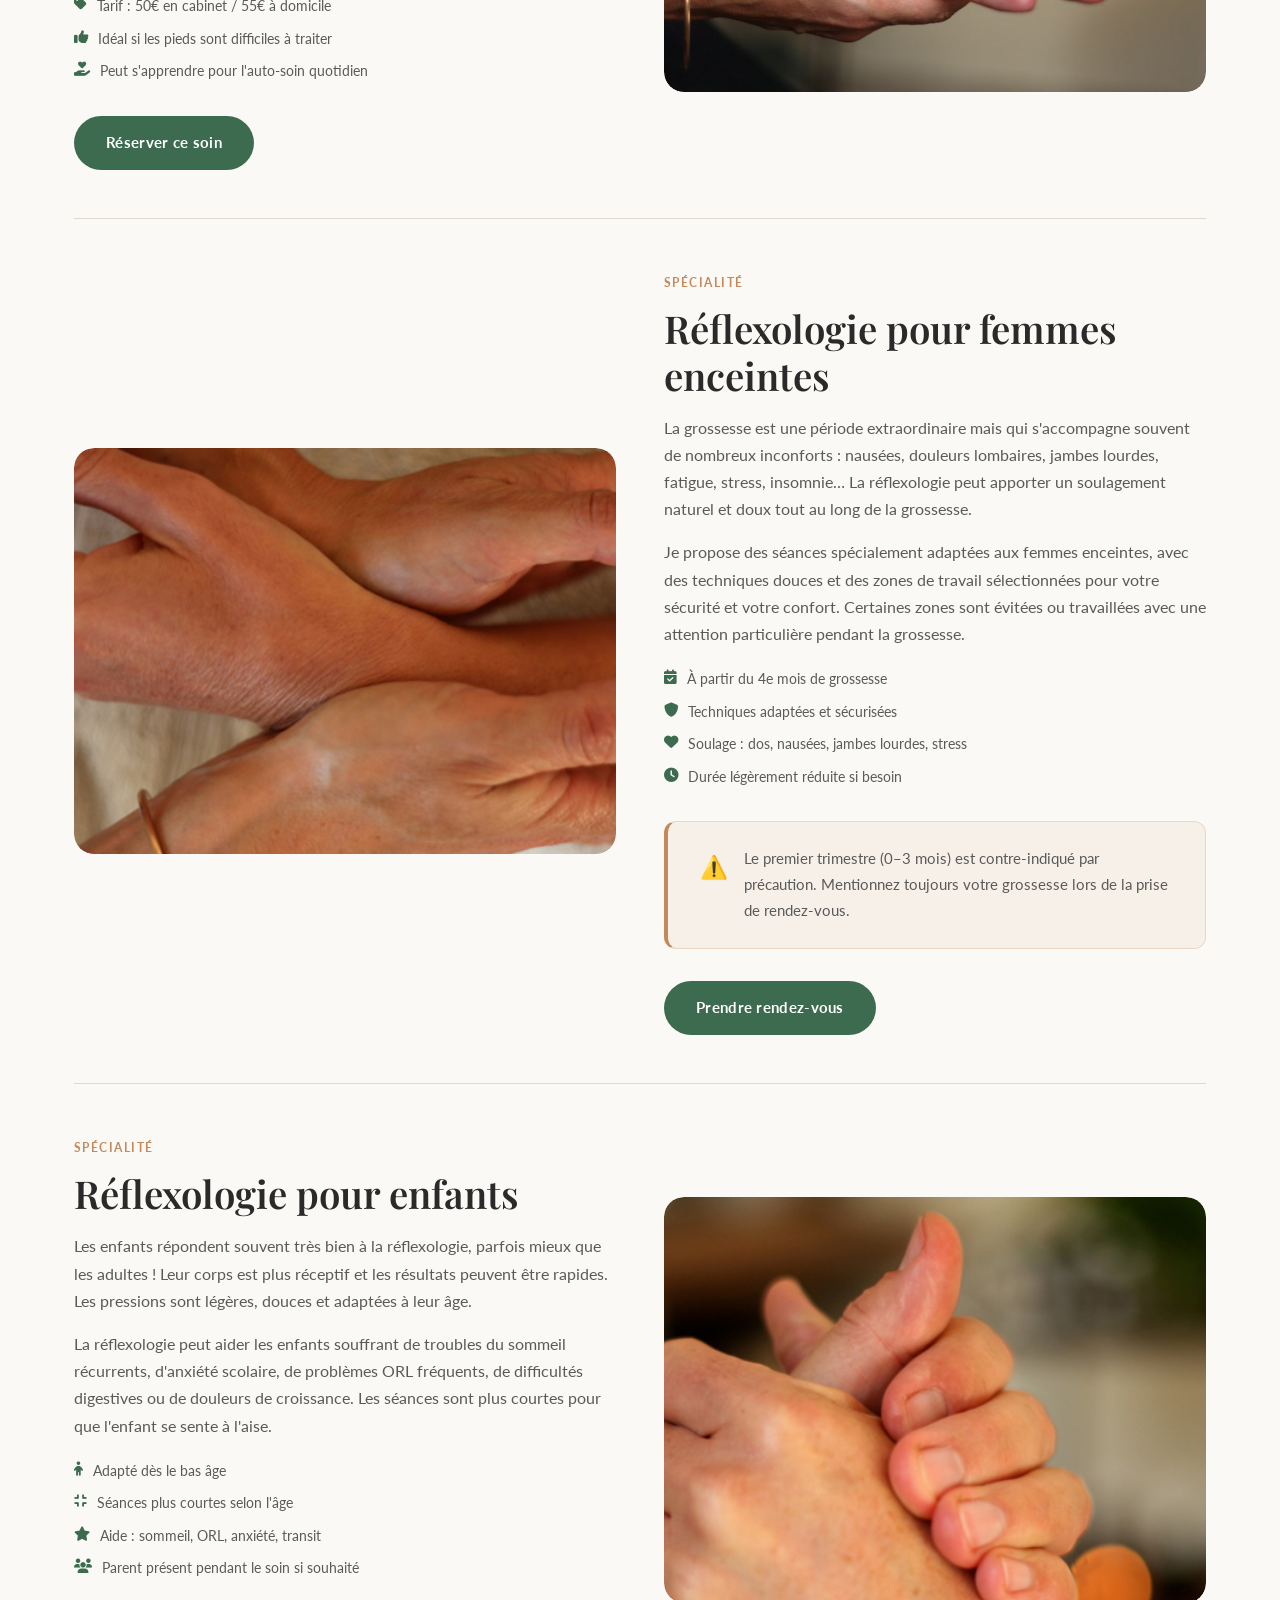
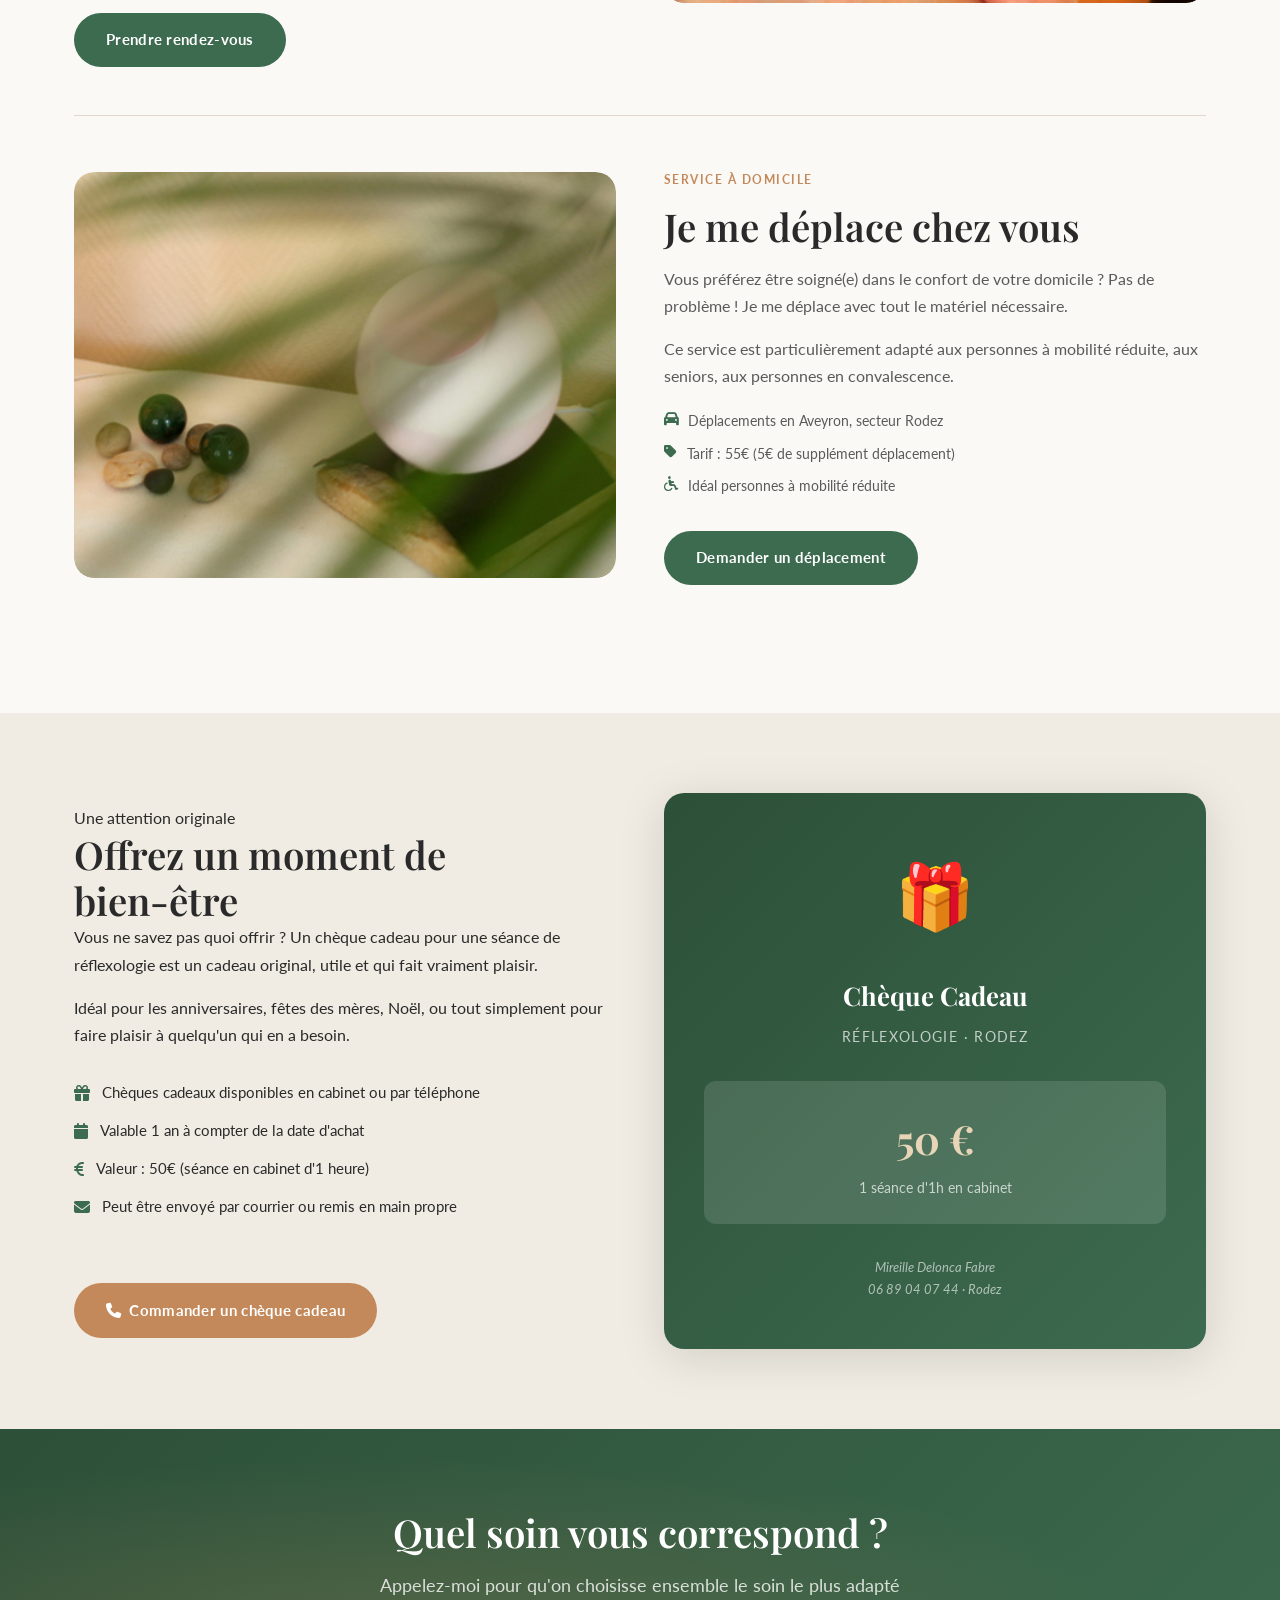
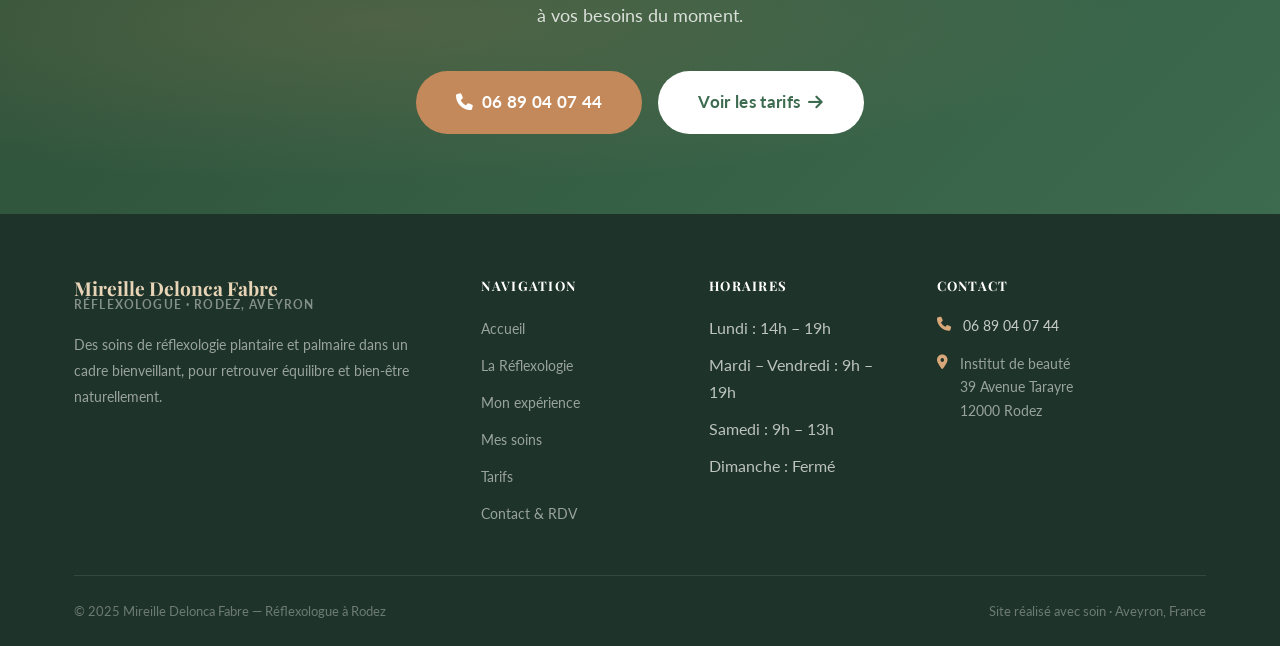
<file: soins.html>
<!DOCTYPE html>
<html lang="fr">
<head>
  <meta charset="UTF-8" />
  <meta name="viewport" content="width=device-width, initial-scale=1.0" />
  <title>Mes Soins — Réflexologie plantaire, palmaire, domicile · Rodez</title>
  <meta name="description" content="Découvrez les soins proposés par Mireille Delonca Fabre : réflexologie plantaire, palmaire, séances à domicile, grossesse, enfants et chèques cadeaux à Rodez." />
  <link rel="preconnect" href="https://fonts.googleapis.com" />
  <link rel="preconnect" href="https://fonts.gstatic.com" crossorigin />
  <link href="https://fonts.googleapis.com/css2?family=Playfair+Display:ital,wght@0,400;0,600;0,700;1,400;1,600&family=Lato:wght@300;400;700&display=swap" rel="stylesheet" />
  <link rel="stylesheet" href="https://cdnjs.cloudflare.com/ajax/libs/font-awesome/6.5.0/css/all.min.css" />
  <link rel="stylesheet" href="css/style.css" />
</head>
<body>

  <!-- ===== HEADER ===== -->
  <header class="header">
    <div class="container header-inner">
      <a href="index.html" class="logo">
        <span class="logo-name">Mireille Delonca Fabre</span>
        <span class="logo-title">Réflexologue · Rodez</span>
      </a>
      <nav class="nav" role="navigation">
        <a href="index.html" class="nav-link">Accueil</a>
        <a href="reflexologie.html" class="nav-link">La Réflexologie</a>
        <a href="mon-experience.html" class="nav-link">Mon expérience</a>
        <a href="soins.html" class="nav-link active">Mes soins</a>
        <a href="tarifs.html" class="nav-link">Tarifs</a>
        <a href="contact.html" class="nav-link">Contact</a>
        <a href="tel:0689040744" class="nav-link nav-cta">
          <i class="fa-solid fa-phone"></i> 06 89 04 07 44
        </a>
      </nav>
      <button class="hamburger" aria-label="Menu">
        <span></span><span></span><span></span>
      </button>
    </div>
  </header>

  <!-- ===== PAGE HERO ===== -->
  <section class="page-hero">
    <div class="container">
      <div class="breadcrumb">
        <a href="index.html">Accueil</a>
        <span class="breadcrumb-sep">/</span>
        <span>Mes soins</span>
      </div>
      <span class="pretitle">Des soins adaptés à chacun</span>
      <h1>Mes soins de réflexologie</h1>
      <p>Que vous cherchiez à soulager une douleur, réduire votre stress ou simplement prendre soin de vous, je propose un soin adapté à votre situation.</p>
    </div>
  </section>

  <!-- ===== SOINS ===== -->
  <section class="section">
    <div class="container">

      <!-- Soin 1 : Plantaire -->
      <div class="soin-card" data-reveal>
        <div class="soin-visual soin-visual--img">
          <img src="img/reflexo_slider011.jpg" alt="Réflexologie plantaire — soin des pieds" loading="lazy" />
        </div>
        <div class="soin-content">
          <span class="pretitle">Soin signature</span>
          <h2>Réflexologie plantaire</h2>
          <p>
            C'est le soin phare de ma pratique. Le pied, avec ses 7 000 terminaisons nerveuses,
            est une véritable carte du corps humain. En stimulant avec précision les zones réflexes
            de la plante, du dessus et des côtés du pied, j'agis à distance sur l'ensemble de
            vos organes et systèmes.
          </p>
          <p>
            La séance se déroule allongé(e) sur une table de soin confortable. Les pieds sont
            nettoyés puis travaillés pendant environ 45 minutes. Vous n'avez besoin de retirer
            que vos chaussures et chaussettes.
          </p>
          <div class="soin-features">
            <div class="soin-feature"><i class="fa-solid fa-clock"></i> Durée : environ 1 heure (dont entretien)</div>
            <div class="soin-feature"><i class="fa-solid fa-tag"></i> Tarif : 50€ en cabinet / 55€ à domicile</div>
            <div class="soin-feature"><i class="fa-solid fa-user-check"></i> Convient à tout le monde, sauf contre-indications</div>
            <div class="soin-feature"><i class="fa-solid fa-star"></i> Le soin idéal pour commencer</div>
          </div>
          <a href="contact.html" class="btn btn-primary mt-2">Réserver ce soin</a>
        </div>
      </div>

      <!-- Soin 2 : Palmaire -->
      <div class="soin-card reverse" data-reveal>
        <div class="soin-visual soin-visual--img">
          <img src="img/aveyron_reflexologue36.jpg" alt="Réflexologie palmaire — soin des mains" loading="lazy" />
        </div>
        <div class="soin-content">
          <span class="pretitle">Alternative ou complément</span>
          <h2>Réflexologie palmaire</h2>
          <p>
            La réflexologie palmaire utilise les mains comme support de travail. Les zones réflexes
            de la paume, du dos de la main et des doigts cartographient également l'ensemble du corps,
            bien que de façon légèrement différente des pieds.
          </p>
          <p>
            Ce soin est particulièrement adapté aux personnes qui ont une sensibilité extrême des
            pieds, de blessures aux pieds, ou qui préfèrent tout simplement
            un travail sur les mains. Il peut aussi être pratiqué en complément de la réflexologie plantaire.
          </p>
          <div class="soin-features">
            <div class="soin-feature"><i class="fa-solid fa-clock"></i> Durée : environ 1 heure</div>
            <div class="soin-feature"><i class="fa-solid fa-tag"></i> Tarif : 50€ en cabinet / 55€ à domicile</div>
            <div class="soin-feature"><i class="fa-solid fa-thumbs-up"></i> Idéal si les pieds sont difficiles à traiter</div>
            <div class="soin-feature"><i class="fa-solid fa-hand-holding-heart"></i> Peut s'apprendre pour l'auto-soin quotidien</div>
          </div>
          <a href="contact.html" class="btn btn-primary mt-2">Réserver ce soin</a>
        </div>
      </div>

      <!-- Soin 3 : Grossesse -->
      <div class="soin-card" data-reveal>
        <div class="soin-visual soin-visual--img">
          <img src="img/reflexo_slider081.jpg" alt="Réflexologie pour femmes enceintes" loading="lazy" />
        </div>
        <div class="soin-content">
          <span class="pretitle">Spécialité</span>
          <h2>Réflexologie pour femmes enceintes</h2>
          <p>
            La grossesse est une période extraordinaire mais qui s'accompagne souvent de nombreux
            inconforts : nausées, douleurs lombaires, jambes lourdes, fatigue, stress, insomnie…
            La réflexologie peut apporter un soulagement naturel et doux tout au long de la
            grossesse.
          </p>
          <p>
            Je propose des séances spécialement adaptées aux femmes enceintes, avec des
            techniques douces et des zones de travail sélectionnées pour votre sécurité et
            votre confort. Certaines zones sont évitées ou travaillées avec une attention
            particulière pendant la grossesse.
          </p>
          <div class="soin-features">
            <div class="soin-feature"><i class="fa-solid fa-calendar-check"></i> À partir du 4e mois de grossesse</div>
            <div class="soin-feature"><i class="fa-solid fa-shield"></i> Techniques adaptées et sécurisées</div>
            <div class="soin-feature"><i class="fa-solid fa-heart"></i> Soulage : dos, nausées, jambes lourdes, stress</div>
            <div class="soin-feature"><i class="fa-solid fa-clock"></i> Durée légèrement réduite si besoin</div>
          </div>
          <div class="tip-box mt-2">
            <div class="tip-box-icon">⚠️</div>
            <div><p>Le premier trimestre (0–3 mois) est contre-indiqué par précaution. Mentionnez toujours votre grossesse lors de la prise de rendez-vous.</p></div>
          </div>
          <a href="contact.html" class="btn btn-primary mt-2">Prendre rendez-vous</a>
        </div>
      </div>

      <!-- Soin 4 : Enfants -->
      <div class="soin-card reverse" data-reveal>
        <div class="soin-visual soin-visual--img">
          <img src="img/reflexo_slider101.jpg" alt="Réflexologie pour enfants" loading="lazy" />
        </div>
        <div class="soin-content">
          <span class="pretitle">Spécialité</span>
          <h2>Réflexologie pour enfants</h2>
          <p>
            Les enfants répondent souvent très bien à la réflexologie, parfois mieux que les
            adultes ! Leur corps est plus réceptif et les résultats peuvent être rapides.
            Les pressions sont légères, douces et adaptées à leur âge.
          </p>
          <p>
            La réflexologie peut aider les enfants souffrant de troubles du sommeil récurrents,
            d'anxiété scolaire, de problèmes ORL fréquents, de difficultés digestives ou de
            douleurs de croissance. Les séances sont plus courtes pour
            que l'enfant se sente à l'aise.
          </p>
          <div class="soin-features">
            <div class="soin-feature"><i class="fa-solid fa-child"></i> Adapté dès le bas âge</div>
            <div class="soin-feature"><i class="fa-solid fa-compress"></i> Séances plus courtes selon l'âge</div>
            <div class="soin-feature"><i class="fa-solid fa-star"></i> Aide : sommeil, ORL, anxiété, transit</div>
            <div class="soin-feature"><i class="fa-solid fa-users"></i> Parent présent pendant le soin si souhaité</div>
          </div>
          <a href="contact.html" class="btn btn-primary mt-2">Prendre rendez-vous</a>
        </div>
      </div>

      <!-- Soin 5 : Domicile -->
      <div class="soin-card" data-reveal>
        <div class="soin-visual soin-visual--img">
          <img src="img/reflexo_slider061.jpg" alt="Séance de réflexologie à domicile — ambiance cabinet" loading="lazy" />
        </div>
        <div class="soin-content">
          <span class="pretitle">Service à domicile</span>
          <h2>Je me déplace chez vous</h2>
          <p>
            Vous préférez être soigné(e) dans le confort de votre domicile ? Pas de problème !
            Je me déplace avec tout le matériel nécessaire.
          </p>
          <p>
            Ce service est particulièrement adapté aux personnes à mobilité réduite, aux seniors,
            aux personnes en convalescence.
          </p>
          <div class="soin-features">
            <div class="soin-feature"><i class="fa-solid fa-car"></i> Déplacements en Aveyron, secteur Rodez</div>
            <div class="soin-feature"><i class="fa-solid fa-tag"></i> Tarif : 55€ (5€ de supplément déplacement)</div>
            <div class="soin-feature"><i class="fa-solid fa-wheelchair"></i> Idéal personnes à mobilité réduite</div>
          </div>
          <a href="contact.html" class="btn btn-primary mt-2">Demander un déplacement</a>
        </div>
      </div>

    </div>
  </section>

  <!-- ===== CHÈQUE CADEAU ===== -->
  <section class="section section-alt">
    <div class="container">
      <div class="grid-2" style="gap:3rem;align-items:center;">
        <div data-reveal>
          <span class="pretitle">Une attention originale</span>
          <h2>Offrez un moment de bien-être</h2>
          <p>Vous ne savez pas quoi offrir ? Un chèque cadeau pour une séance de réflexologie est un cadeau original, utile et qui fait vraiment plaisir.</p>
          <p>Idéal pour les anniversaires, fêtes des mères, Noël, ou tout simplement pour faire plaisir à quelqu'un qui en a besoin.</p>
          <div class="about-values mt-2">
            <div class="about-value">
              <i class="fa-solid fa-gift"></i>
              <span>Chèques cadeaux disponibles en cabinet ou par téléphone</span>
            </div>
            <div class="about-value">
              <i class="fa-solid fa-calendar"></i>
              <span>Valable 1 an à compter de la date d'achat</span>
            </div>
            <div class="about-value">
              <i class="fa-solid fa-euro-sign"></i>
              <span>Valeur : 50€ (séance en cabinet d'1 heure)</span>
            </div>
            <div class="about-value">
              <i class="fa-solid fa-envelope"></i>
              <span>Peut être envoyé par courrier ou remis en main propre</span>
            </div>
          </div>
          <a href="tel:0689040744" class="btn btn-secondary mt-2">
            <i class="fa-solid fa-phone"></i> Commander un chèque cadeau
          </a>
        </div>
        <div data-reveal data-delay="150">
          <div style="background:linear-gradient(135deg, var(--primary-dark) 0%, var(--primary) 100%);border-radius:var(--radius-lg);padding:3rem 2.5rem;text-align:center;color:white;box-shadow:var(--shadow-lg);">
            <div style="font-size:4rem;margin-bottom:1.5rem;">🎁</div>
            <div style="font-family:var(--font-heading);font-size:1.6rem;font-weight:700;margin-bottom:.5rem;">Chèque Cadeau</div>
            <div style="font-size:.85rem;opacity:.7;margin-bottom:2rem;letter-spacing:.1em;text-transform:uppercase;">Réflexologie · Rodez</div>
            <div style="background:rgba(255,255,255,.12);border-radius:var(--radius);padding:1.5rem;margin-bottom:2rem;">
              <div style="font-family:var(--font-heading);font-size:2.5rem;font-weight:700;color:var(--accent);">50 €</div>
              <div style="font-size:.85rem;opacity:.7;margin-top:.25rem;">1 séance d'1h en cabinet</div>
            </div>
            <div style="font-size:.82rem;opacity:.6;font-style:italic;">Mireille Delonca Fabre<br>06 89 04 07 44 · Rodez</div>
          </div>
        </div>
      </div>
    </div>
  </section>

  <!-- ===== CTA ===== -->
  <section class="cta-banner">
    <div class="container">
      <h2>Quel soin vous correspond ?</h2>
      <p>Appelez-moi pour qu'on choisisse ensemble le soin le plus adapté à vos besoins du moment.</p>
      <div class="cta-banner-actions">
        <a href="tel:0689040744" class="btn btn-secondary btn-lg">
          <i class="fa-solid fa-phone"></i> 06 89 04 07 44
        </a>
        <a href="tarifs.html" class="btn btn-white btn-lg">
          Voir les tarifs <i class="fa-solid fa-arrow-right"></i>
        </a>
      </div>
    </div>
  </section>

  <!-- ===== FOOTER ===== -->
  <footer class="footer">
    <div class="container">
      <div class="footer-grid">
        <div class="footer-brand">
          <div class="logo">
            <span class="logo-name">Mireille Delonca Fabre</span>
            <span class="logo-title">Réflexologue · Rodez, Aveyron</span>
          </div>
          <p>Des soins de réflexologie plantaire et palmaire dans un cadre bienveillant, pour retrouver équilibre et bien-être naturellement.</p>
        </div>
        <div class="footer-col">
          <h4>Navigation</h4>
          <ul class="footer-links">
            <li><a href="index.html">Accueil</a></li>
            <li><a href="reflexologie.html">La Réflexologie</a></li>
            <li><a href="mon-experience.html">Mon expérience</a></li>
            <li><a href="soins.html">Mes soins</a></li>
            <li><a href="tarifs.html">Tarifs</a></li>
            <li><a href="contact.html">Contact &amp; RDV</a></li>
          </ul>
        </div>
        <div class="footer-col">
          <h4>Horaires</h4>
          <ul class="footer-links">
            <li>Lundi : 14h – 19h</li>
            <li>Mardi – Vendredi : 9h – 19h</li>
            <li>Samedi : 9h – 13h</li>
            <li>Dimanche : Fermé</li>
          </ul>
        </div>
        <div class="footer-col">
          <h4>Contact</h4>
          <div class="footer-contact-item">
            <i class="fa-solid fa-phone"></i>
            <div><a href="tel:0689040744">06 89 04 07 44</a></div>
          </div>
          <div class="footer-contact-item">
            <i class="fa-solid fa-location-dot"></i>
            <div>Institut de beauté<br>39 Avenue Tarayre<br>12000 Rodez</div>
          </div>
        </div>
      </div>
      <div class="footer-bottom">
        <span>© 2025 Mireille Delonca Fabre — Réflexologue à Rodez</span>
        <span>Site réalisé avec soin · Aveyron, France</span>
      </div>
    </div>
  </footer>

  <!-- Floating CTA (mobile) -->
  <a href="tel:0689040744" class="floating-cta" aria-label="Appeler pour réserver">
    <i class="fa-solid fa-phone"></i>
    <span>Réserver une séance</span>
  </a>

  <!-- Back to top -->
  <button class="back-to-top" id="backToTop" aria-label="Retour en haut">
    <i class="fa-solid fa-chevron-up"></i>
  </button>

  <script src="js/main.js"></script>
</body>
</html>
</file>
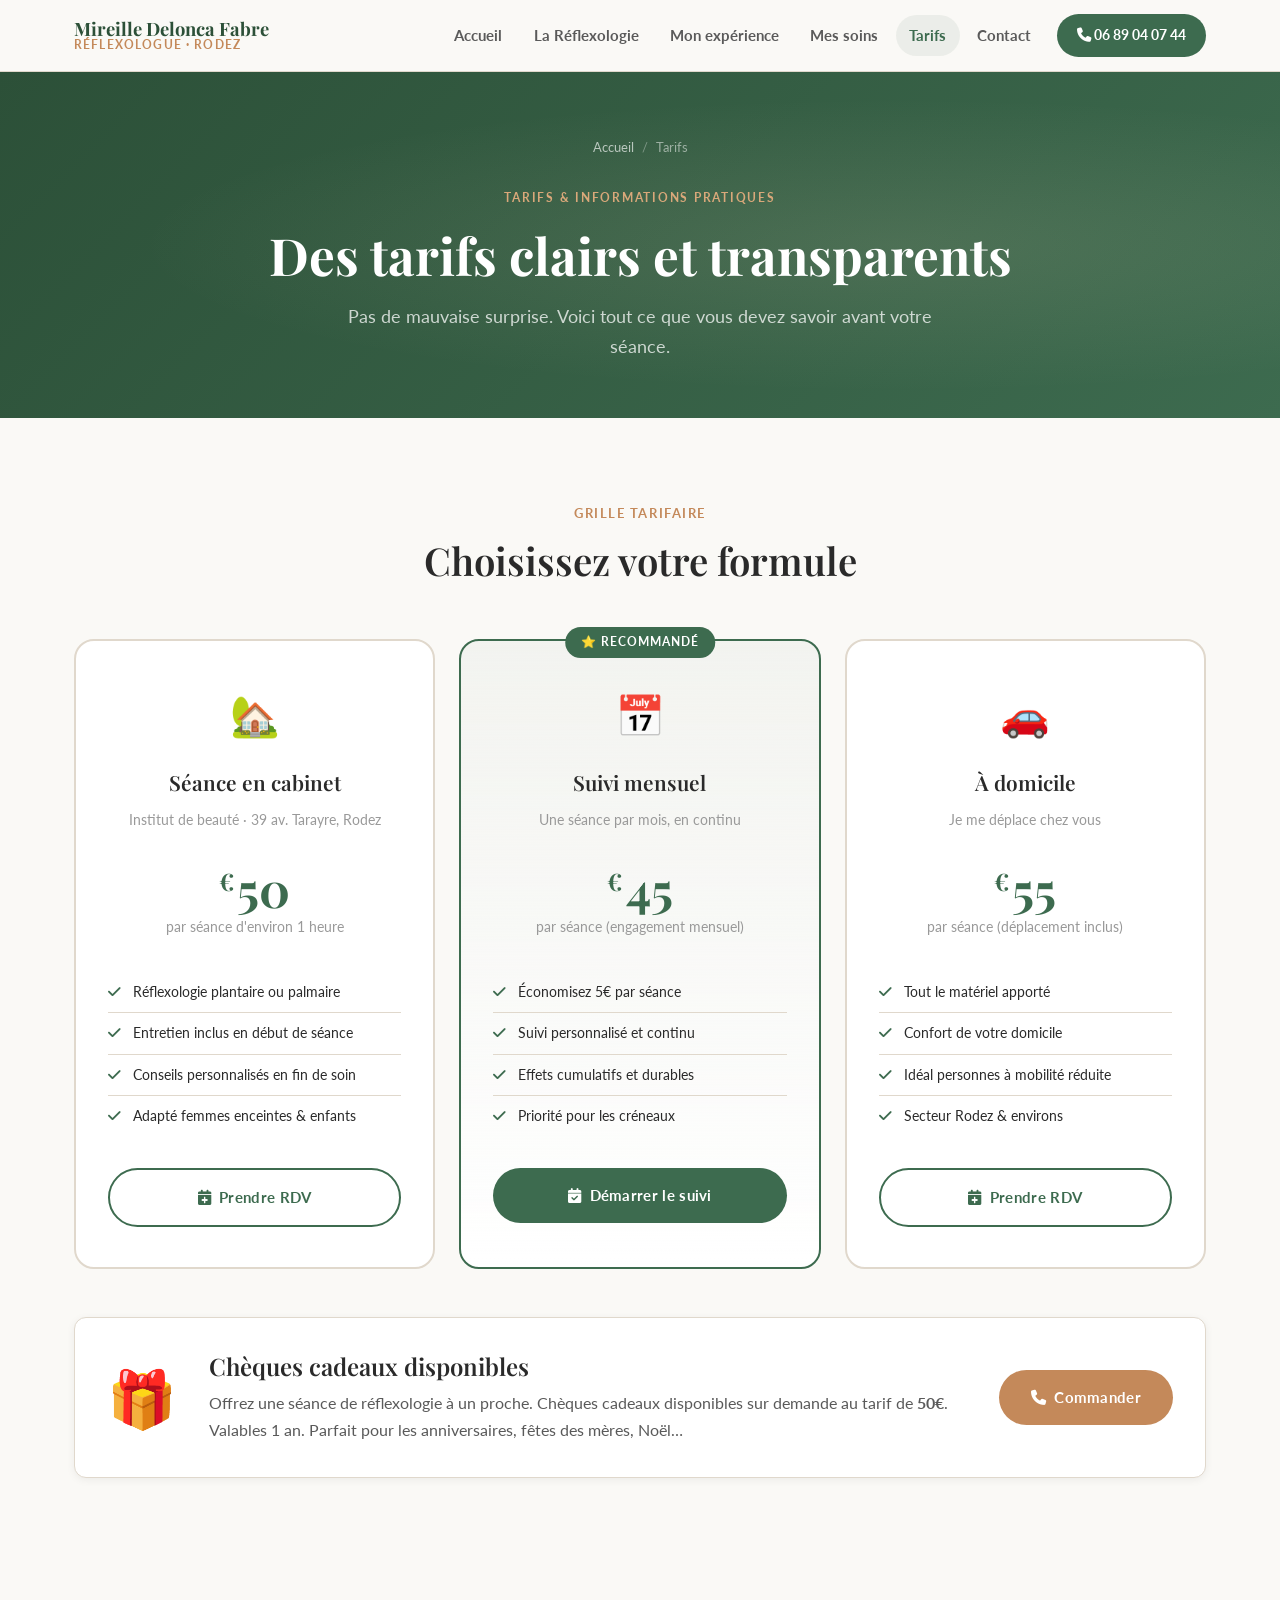
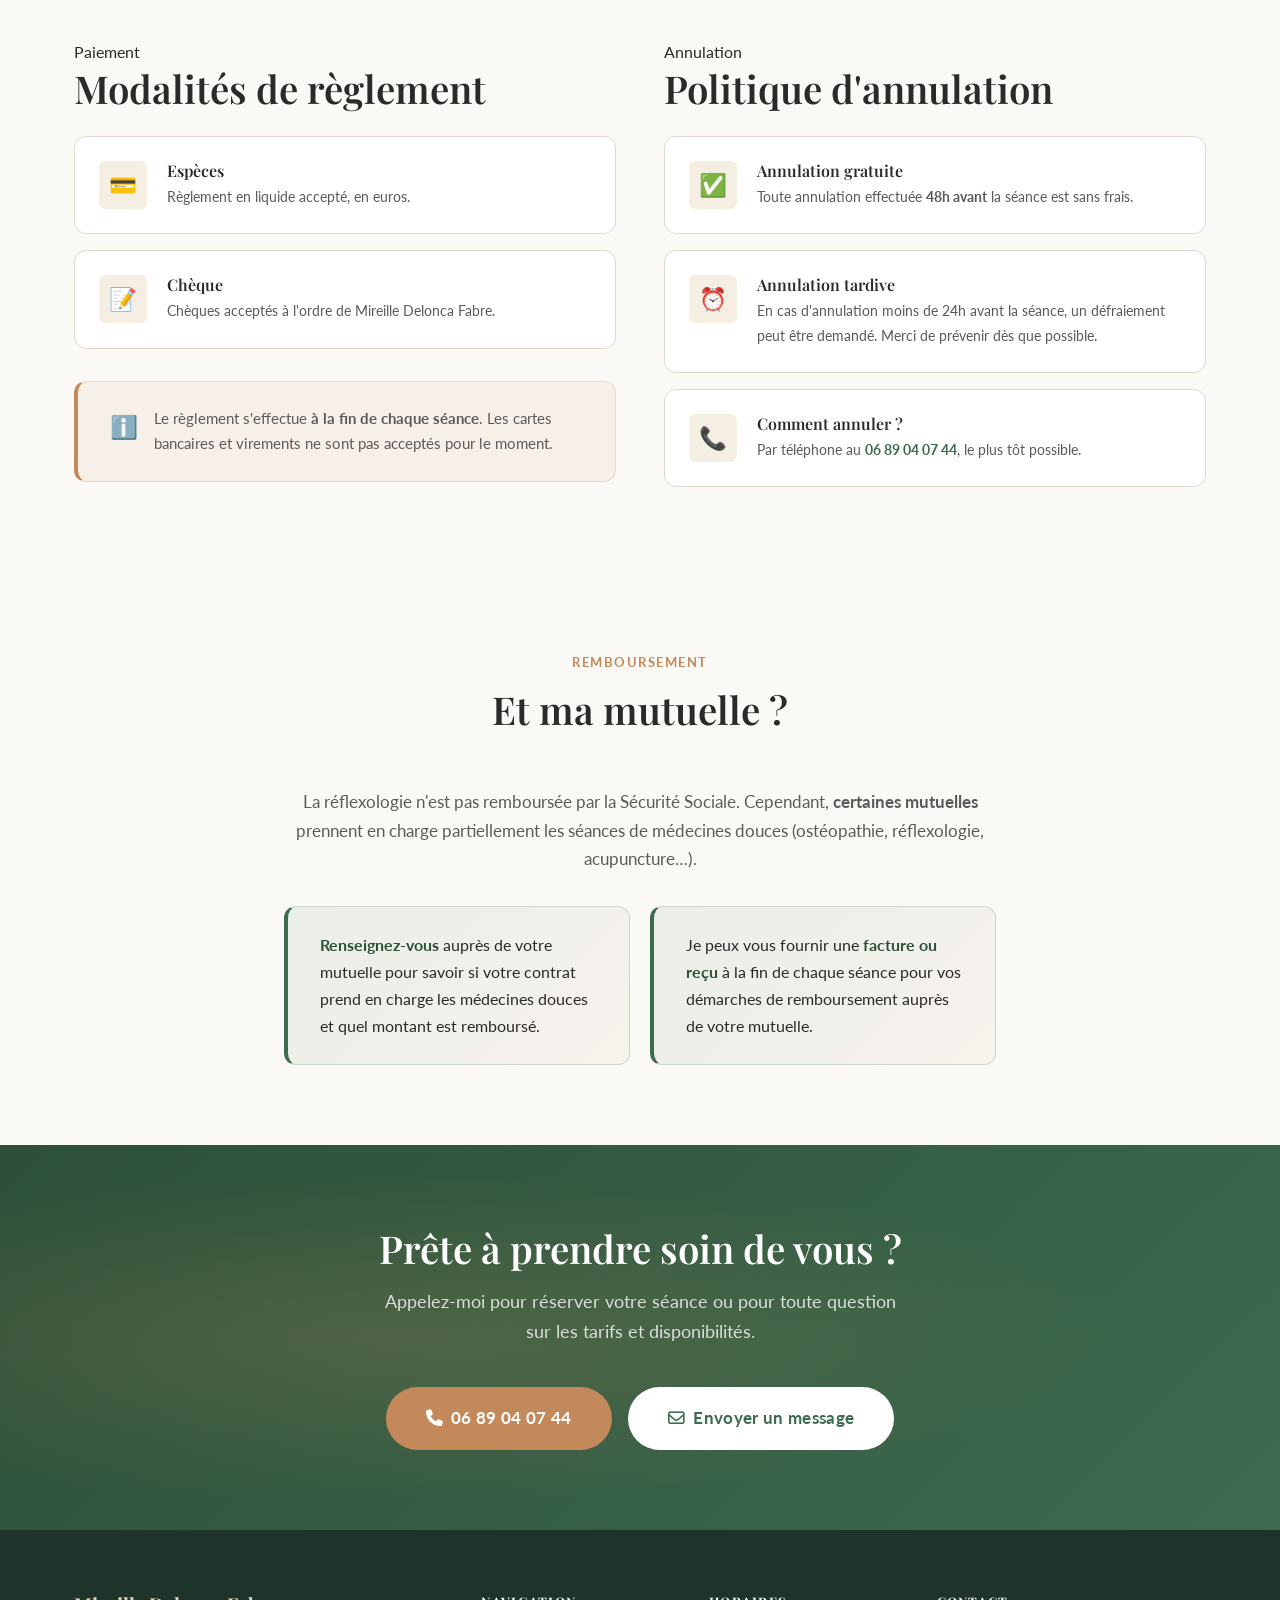
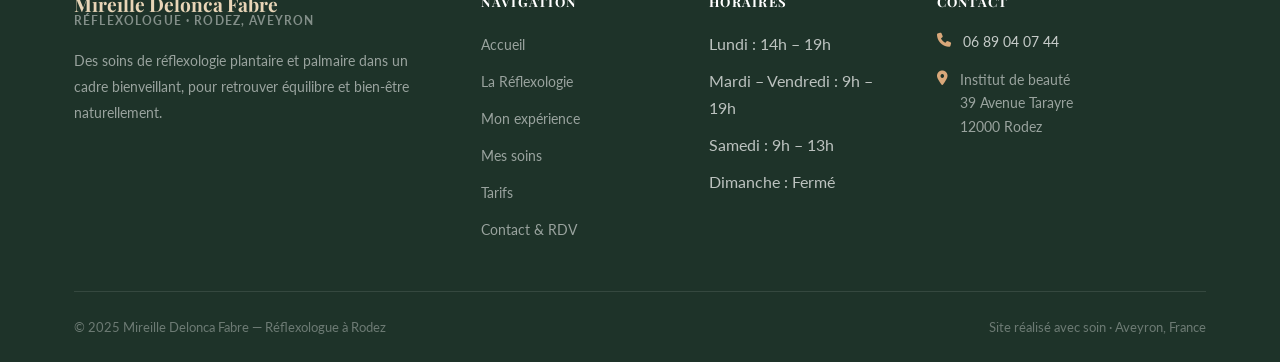
<file: tarifs.html>
<!DOCTYPE html>
<html lang="fr">
<head>
  <meta charset="UTF-8" />
  <meta name="viewport" content="width=device-width, initial-scale=1.0" />
  <title>Tarifs — Réflexologie Rodez · Mireille Delonca Fabre</title>
  <meta name="description" content="Tarifs des séances de réflexologie à Rodez : 50€ en cabinet, 55€ à domicile, 45€/séance en suivi mensuel. Règlement espèces ou chèque. Chèques cadeaux disponibles." />
  <link rel="preconnect" href="https://fonts.googleapis.com" />
  <link rel="preconnect" href="https://fonts.gstatic.com" crossorigin />
  <link href="https://fonts.googleapis.com/css2?family=Playfair+Display:ital,wght@0,400;0,600;0,700;1,400;1,600&family=Lato:wght@300;400;700&display=swap" rel="stylesheet" />
  <link rel="stylesheet" href="https://cdnjs.cloudflare.com/ajax/libs/font-awesome/6.5.0/css/all.min.css" />
  <link rel="stylesheet" href="css/style.css" />
  <style>
    .tarif-table {
      width: 100%;
      border-collapse: collapse;
      background: var(--white);
      border-radius: var(--radius-lg);
      overflow: hidden;
      box-shadow: var(--shadow);
    }
    .tarif-table thead {
      background: var(--primary);
      color: var(--white);
    }
    .tarif-table th {
      padding: 1.1rem 1.5rem;
      text-align: left;
      font-size: .85rem;
      font-weight: 700;
      letter-spacing: .08em;
      text-transform: uppercase;
    }
    .tarif-table td {
      padding: 1.1rem 1.5rem;
      border-bottom: 1px solid var(--border);
      font-size: .95rem;
    }
    .tarif-table tr:last-child td { border-bottom: none; }
    .tarif-table tbody tr:hover { background: var(--bg-alt); }
    .tarif-price {
      font-family: var(--font-heading);
      font-size: 1.3rem;
      font-weight: 700;
      color: var(--primary);
      white-space: nowrap;
    }
    .tarif-highlight td { background: rgba(61,107,79,.05); }
    .tarif-highlight .tarif-price { color: var(--primary-dark); }

    .prep-card {
      background: var(--white);
      border: 1px solid var(--border);
      border-radius: var(--radius);
      padding: 1.5rem;
      display: flex;
      gap: 1.25rem;
      align-items: flex-start;
      transition: box-shadow .2s;
    }
    .prep-card:hover { box-shadow: var(--shadow-sm); }
    .prep-icon {
      width: 48px; height: 48px;
      border-radius: var(--radius-sm);
      background: var(--accent-light);
      display: flex; align-items: center; justify-content: center;
      font-size: 1.4rem;
      flex-shrink: 0;
    }
    .prep-card h4 { margin-bottom: .3rem; font-size: 1rem; }
    .prep-card p { margin: 0; font-size: .9rem; color: var(--text-light); }

    /* Mobile table scroll */
    .table-wrap { overflow-x: auto; border-radius: var(--radius-lg); }
  </style>
</head>
<body>

  <!-- ===== HEADER ===== -->
  <header class="header">
    <div class="container header-inner">
      <a href="index.html" class="logo">
        <span class="logo-name">Mireille Delonca Fabre</span>
        <span class="logo-title">Réflexologue · Rodez</span>
      </a>
      <nav class="nav" role="navigation">
        <a href="index.html" class="nav-link">Accueil</a>
        <a href="reflexologie.html" class="nav-link">La Réflexologie</a>
        <a href="mon-experience.html" class="nav-link">Mon expérience</a>
        <a href="soins.html" class="nav-link">Mes soins</a>
        <a href="tarifs.html" class="nav-link active">Tarifs</a>
        <a href="contact.html" class="nav-link">Contact</a>
        <a href="tel:0689040744" class="nav-link nav-cta">
          <i class="fa-solid fa-phone"></i> 06 89 04 07 44
        </a>
      </nav>
      <button class="hamburger" aria-label="Menu">
        <span></span><span></span><span></span>
      </button>
    </div>
  </header>

  <!-- ===== PAGE HERO ===== -->
  <section class="page-hero">
    <div class="container">
      <div class="breadcrumb">
        <a href="index.html">Accueil</a>
        <span class="breadcrumb-sep">/</span>
        <span>Tarifs</span>
      </div>
      <span class="pretitle">Tarifs &amp; informations pratiques</span>
      <h1>Des tarifs clairs et transparents</h1>
      <p>Pas de mauvaise surprise. Voici tout ce que vous devez savoir avant votre séance.</p>
    </div>
  </section>

  <!-- ===== TARIFS CARTES ===== -->
  <section class="section">
    <div class="container">
      <div class="section-header" data-reveal>
        <span class="pretitle">Grille tarifaire</span>
        <h2>Choisissez votre formule</h2>
      </div>

      <div class="pricing-grid">
        <!-- Cabinet -->
        <div class="pricing-card" data-reveal data-delay="0">
          <div class="pricing-icon">🏡</div>
          <div class="pricing-title">Séance en cabinet</div>
          <div class="pricing-desc">Institut de beauté · 39 av. Tarayre, Rodez</div>
          <div class="pricing-price">
            <div class="pricing-amount"><span class="pricing-currency">€</span>50</div>
            <div class="pricing-period">par séance d'environ 1 heure</div>
          </div>
          <ul class="pricing-features">
            <li class="pricing-feature"><i class="fa-solid fa-check"></i> Réflexologie plantaire ou palmaire</li>
            <li class="pricing-feature"><i class="fa-solid fa-check"></i> Entretien inclus en début de séance</li>
            <li class="pricing-feature"><i class="fa-solid fa-check"></i> Conseils personnalisés en fin de soin</li>
            <li class="pricing-feature"><i class="fa-solid fa-check"></i> Adapté femmes enceintes &amp; enfants</li>
          </ul>
          <a href="contact.html" class="btn btn-outline" style="width:100%;justify-content:center;">
            <i class="fa-solid fa-calendar-plus"></i> Prendre RDV
          </a>
        </div>

        <!-- Mensuel -->
        <div class="pricing-card featured" data-reveal data-delay="100">
          <div class="pricing-badge">⭐ Recommandé</div>
          <div class="pricing-icon">📅</div>
          <div class="pricing-title">Suivi mensuel</div>
          <div class="pricing-desc">Une séance par mois, en continu</div>
          <div class="pricing-price">
            <div class="pricing-amount"><span class="pricing-currency">€</span>45</div>
            <div class="pricing-period">par séance (engagement mensuel)</div>
          </div>
          <ul class="pricing-features">
            <li class="pricing-feature"><i class="fa-solid fa-check"></i> Économisez 5€ par séance</li>
            <li class="pricing-feature"><i class="fa-solid fa-check"></i> Suivi personnalisé et continu</li>
            <li class="pricing-feature"><i class="fa-solid fa-check"></i> Effets cumulatifs et durables</li>
            <li class="pricing-feature"><i class="fa-solid fa-check"></i> Priorité pour les créneaux</li>
          </ul>
          <a href="contact.html" class="btn btn-primary" style="width:100%;justify-content:center;">
            <i class="fa-solid fa-calendar-check"></i> Démarrer le suivi
          </a>
        </div>

        <!-- Domicile -->
        <div class="pricing-card" data-reveal data-delay="200">
          <div class="pricing-icon">🚗</div>
          <div class="pricing-title">À domicile</div>
          <div class="pricing-desc">Je me déplace chez vous</div>
          <div class="pricing-price">
            <div class="pricing-amount"><span class="pricing-currency">€</span>55</div>
            <div class="pricing-period">par séance (déplacement inclus)</div>
          </div>
          <ul class="pricing-features">
            <li class="pricing-feature"><i class="fa-solid fa-check"></i> Tout le matériel apporté</li>
            <li class="pricing-feature"><i class="fa-solid fa-check"></i> Confort de votre domicile</li>
            <li class="pricing-feature"><i class="fa-solid fa-check"></i> Idéal personnes à mobilité réduite</li>
            <li class="pricing-feature"><i class="fa-solid fa-check"></i> Secteur Rodez &amp; environs</li>
          </ul>
          <a href="contact.html" class="btn btn-outline" style="width:100%;justify-content:center;">
            <i class="fa-solid fa-calendar-plus"></i> Prendre RDV
          </a>
        </div>
      </div>

      <!-- Chèque cadeau -->
      <div class="card mt-3" style="display:flex;align-items:center;gap:2rem;flex-wrap:wrap;" data-reveal>
        <div style="font-size:3.5rem;flex-shrink:0;">🎁</div>
        <div style="flex:1;min-width:200px;">
          <h3 style="margin-bottom:.5rem;">Chèques cadeaux disponibles</h3>
          <p style="margin:0;color:var(--text-light);">Offrez une séance de réflexologie à un proche. Chèques cadeaux disponibles sur demande au tarif de <strong>50€</strong>. Valables 1 an. Parfait pour les anniversaires, fêtes des mères, Noël…</p>
        </div>
        <a href="tel:0689040744" class="btn btn-secondary" style="flex-shrink:0;">
          <i class="fa-solid fa-phone"></i> Commander
        </a>
      </div>
    </div>
  </section>

    <!-- ===== PAIEMENT ===== -->
  <section class="section">
    <div class="container">
      <div class="grid-2" style="gap:3rem;align-items:start;">
        <div data-reveal>
          <span class="pretitle">Paiement</span>
          <h2 style="margin-bottom:1.5rem;">Modalités de règlement</h2>
          <div style="display:flex;flex-direction:column;gap:1rem;">
            <div class="prep-card">
              <div class="prep-icon">💳</div>
              <div>
                <h4>Espèces</h4>
                <p>Règlement en liquide accepté, en euros.</p>
              </div>
            </div>
            <div class="prep-card">
              <div class="prep-icon">📝</div>
              <div>
                <h4>Chèque</h4>
                <p>Chèques acceptés à l'ordre de Mireille Delonca Fabre.</p>
              </div>
            </div>
          </div>
          <div class="tip-box mt-2">
            <div class="tip-box-icon">ℹ️</div>
            <div><p>Le règlement s'effectue <strong>à la fin de chaque séance</strong>. Les cartes bancaires et virements ne sont pas acceptés pour le moment.</p></div>
          </div>
        </div>

        <div data-reveal data-delay="100">
          <span class="pretitle">Annulation</span>
          <h2 style="margin-bottom:1.5rem;">Politique d'annulation</h2>
          <div style="display:flex;flex-direction:column;gap:1rem;">
            <div class="prep-card">
              <div class="prep-icon">✅</div>
              <div>
                <h4>Annulation gratuite</h4>
                <p>Toute annulation effectuée <strong>48h avant</strong> la séance est sans frais.</p>
              </div>
            </div>
            <div class="prep-card">
              <div class="prep-icon">⏰</div>
              <div>
                <h4>Annulation tardive</h4>
                <p>En cas d'annulation moins de 24h avant la séance, un défraiement peut être demandé. Merci de prévenir dès que possible.</p>
              </div>
            </div>
            <div class="prep-card">
              <div class="prep-icon">📞</div>
              <div>
                <h4>Comment annuler ?</h4>
                <p>Par téléphone au <a href="tel:0689040744" style="color:var(--primary);font-weight:700;">06 89 04 07 44</a>, le plus tôt possible.</p>
              </div>
            </div>
          </div>
        </div>
      </div>
    </div>
  </section>

  <!-- ===== MUTUELLE ===== -->
  <section class="section">
    <div class="container" style="max-width:760px;">
      <div class="section-header" data-reveal>
        <span class="pretitle">Remboursement</span>
        <h2>Et ma mutuelle ?</h2>
      </div>
      <div data-reveal>
        <p style="color:var(--text-light);font-size:1.05rem;text-align:center;margin-bottom:2rem;">La réflexologie n'est pas remboursée par la Sécurité Sociale. Cependant, <strong>certaines mutuelles</strong> prennent en charge partiellement les séances de médecines douces (ostéopathie, réflexologie, acupuncture…).</p>
        <div class="grid-2" style="gap:1.25rem;">
          <div class="highlight-box">
            <p><strong>Renseignez-vous</strong> auprès de votre mutuelle pour savoir si votre contrat prend en charge les médecines douces et quel montant est remboursé.</p>
          </div>
          <div class="highlight-box">
            <p>Je peux vous fournir une <strong>facture ou reçu</strong> à la fin de chaque séance pour vos démarches de remboursement auprès de votre mutuelle.</p>
          </div>
        </div>
      </div>
    </div>
  </section>

  <!-- ===== CTA ===== -->
  <section class="cta-banner">
    <div class="container">
      <h2>Prête à prendre soin de vous ?</h2>
      <p>Appelez-moi pour réserver votre séance ou pour toute question sur les tarifs et disponibilités.</p>
      <div class="cta-banner-actions">
        <a href="tel:0689040744" class="btn btn-secondary btn-lg">
          <i class="fa-solid fa-phone"></i> 06 89 04 07 44
        </a>
        <a href="contact.html" class="btn btn-white btn-lg">
          <i class="fa-regular fa-envelope"></i> Envoyer un message
        </a>
      </div>
    </div>
  </section>

  <!-- ===== FOOTER ===== -->
  <footer class="footer">
    <div class="container">
      <div class="footer-grid">
        <div class="footer-brand">
          <div class="logo">
            <span class="logo-name">Mireille Delonca Fabre</span>
            <span class="logo-title">Réflexologue · Rodez, Aveyron</span>
          </div>
          <p>Des soins de réflexologie plantaire et palmaire dans un cadre bienveillant, pour retrouver équilibre et bien-être naturellement.</p>
        </div>
        <div class="footer-col">
          <h4>Navigation</h4>
          <ul class="footer-links">
            <li><a href="index.html">Accueil</a></li>
            <li><a href="reflexologie.html">La Réflexologie</a></li>
            <li><a href="mon-experience.html">Mon expérience</a></li>
            <li><a href="soins.html">Mes soins</a></li>
            <li><a href="tarifs.html">Tarifs</a></li>
            <li><a href="contact.html">Contact &amp; RDV</a></li>
          </ul>
        </div>
        <div class="footer-col">
          <h4>Horaires</h4>
          <ul class="footer-links">
            <li>Lundi : 14h – 19h</li>
            <li>Mardi – Vendredi : 9h – 19h</li>
            <li>Samedi : 9h – 13h</li>
            <li>Dimanche : Fermé</li>
          </ul>
        </div>
        <div class="footer-col">
          <h4>Contact</h4>
          <div class="footer-contact-item">
            <i class="fa-solid fa-phone"></i>
            <div><a href="tel:0689040744">06 89 04 07 44</a></div>
          </div>
          <div class="footer-contact-item">
            <i class="fa-solid fa-location-dot"></i>
            <div>Institut de beauté<br>39 Avenue Tarayre<br>12000 Rodez</div>
          </div>
        </div>
      </div>
      <div class="footer-bottom">
        <span>© 2025 Mireille Delonca Fabre — Réflexologue à Rodez</span>
        <span>Site réalisé avec soin · Aveyron, France</span>
      </div>
    </div>
  </footer>

  <!-- Floating CTA (mobile) -->
  <a href="tel:0689040744" class="floating-cta" aria-label="Appeler pour réserver">
    <i class="fa-solid fa-phone"></i>
    <span>Réserver une séance</span>
  </a>

  <!-- Back to top -->
  <button class="back-to-top" id="backToTop" aria-label="Retour en haut">
    <i class="fa-solid fa-chevron-up"></i>
  </button>

  <script src="js/main.js"></script>
</body>
</html>
</file>
<file: css/style.css>
/* =========================================
   REFLEXOLOGIE RODEZ — MIREILLE DELONCA FABRE
   Stylesheet principal
   ========================================= */

/* ---- Variables ---- */
:root {
  --primary:        #3d6b4f;
  --primary-light:  #5a8f6f;
  --primary-dark:   #2c5038;
  --secondary:      #c4895a;
  --secondary-light:#d9a87a;
  --accent:         #e8d5b7;
  --accent-light:   #f5efe3;
  --bg:             #faf9f6;
  --bg-alt:         #f0ece3;
  --text:           #2a2a2a;
  --text-light:     #5a5a5a;
  --text-muted:     #999;
  --white:          #ffffff;
  --border:         #e0d8cc;
  --shadow-sm:      0 2px 8px rgba(0,0,0,.06);
  --shadow:         0 4px 24px rgba(0,0,0,.09);
  --shadow-lg:      0 8px 48px rgba(0,0,0,.13);
  --radius-sm:      6px;
  --radius:         12px;
  --radius-lg:      20px;
  --radius-full:    100px;
  --ease:           cubic-bezier(.4,0,.2,1);
  --font-heading:   'Playfair Display', Georgia, serif;
  --font-body:      'Lato', 'Helvetica Neue', Arial, sans-serif;
  --container:      1180px;
  --header-h:       72px;
}

/* ---- Reset ---- */
*, *::before, *::after { box-sizing: border-box; margin: 0; padding: 0; }
html { scroll-behavior: smooth; font-size: 16px; }
body {
  font-family: var(--font-body);
  color: var(--text);
  background: var(--bg);
  line-height: 1.7;
  -webkit-font-smoothing: antialiased;
}
img { max-width: 100%; height: auto; display: block; }
a { color: inherit; text-decoration: none; }
ul { list-style: none; }
button { cursor: pointer; border: none; background: none; font-family: inherit; }

/* ---- Typography ---- */
h1, h2, h3, h4 {
  font-family: var(--font-heading);
  line-height: 1.2;
  color: var(--text);
}
h1 { font-size: clamp(2rem, 5vw, 3.2rem); font-weight: 700; }
h2 { font-size: clamp(1.6rem, 3.5vw, 2.4rem); font-weight: 600; }
h3 { font-size: clamp(1.2rem, 2.5vw, 1.5rem); font-weight: 600; }
h4 { font-size: 1.1rem; font-weight: 600; }
p { margin-bottom: 1rem; }
p:last-child { margin-bottom: 0; }

/* ---- Layout ---- */
.container { max-width: var(--container); margin: 0 auto; padding: 0 1.5rem; }
.section { padding: 5rem 0; }
.section-alt { background: var(--bg-alt); }
.section-dark { background: var(--primary-dark); color: var(--white); }
.section-dark h2, .section-dark h3 { color: var(--white); }

.section-header { text-align: center; margin-bottom: 3.5rem; }
.section-header .pretitle {
  display: inline-block;
  font-size: .8rem;
  font-weight: 700;
  letter-spacing: .12em;
  text-transform: uppercase;
  color: var(--secondary);
  margin-bottom: .75rem;
}
.section-header h2 { margin-bottom: 1rem; }
.section-header p { font-size: 1.1rem; color: var(--text-light); max-width: 600px; margin: 0 auto; }

/* ---- Grid ---- */
.grid-2 { display: grid; grid-template-columns: 1fr 1fr; gap: 2rem; }
.grid-3 { display: grid; grid-template-columns: repeat(3, 1fr); gap: 2rem; }
.grid-4 { display: grid; grid-template-columns: repeat(4, 1fr); gap: 1.5rem; }

/* ---- Buttons ---- */
.btn {
  display: inline-flex;
  align-items: center;
  gap: .5rem;
  padding: .9rem 2rem;
  border-radius: var(--radius-full);
  font-size: .95rem;
  font-weight: 700;
  letter-spacing: .02em;
  transition: all .25s var(--ease);
  white-space: nowrap;
}
.btn-primary {
  background: var(--primary);
  color: var(--white);
}
.btn-primary:hover {
  background: var(--primary-dark);
  transform: translateY(-2px);
  box-shadow: 0 6px 20px rgba(61,107,79,.35);
}
.btn-secondary {
  background: var(--secondary);
  color: var(--white);
}
.btn-secondary:hover {
  background: #b37a4e;
  transform: translateY(-2px);
  box-shadow: 0 6px 20px rgba(196,137,90,.35);
}
.btn-outline {
  background: transparent;
  color: var(--primary);
  border: 2px solid var(--primary);
}
.btn-outline:hover {
  background: var(--primary);
  color: var(--white);
  transform: translateY(-2px);
}
.btn-white {
  background: var(--white);
  color: var(--primary);
}
.btn-white:hover {
  background: var(--accent-light);
  transform: translateY(-2px);
  box-shadow: 0 6px 20px rgba(0,0,0,.15);
}
.btn-lg { padding: 1.1rem 2.5rem; font-size: 1.05rem; }
.btn-sm { padding: .6rem 1.4rem; font-size: .85rem; }

/* ---- Cards ---- */
.card {
  background: var(--white);
  border-radius: var(--radius);
  padding: 2rem;
  box-shadow: var(--shadow-sm);
  border: 1px solid var(--border);
  transition: var(--ease) .25s;
}
.card:hover { box-shadow: var(--shadow); transform: translateY(-4px); }
.card-icon {
  width: 56px; height: 56px;
  background: var(--accent-light);
  border-radius: var(--radius);
  display: flex; align-items: center; justify-content: center;
  font-size: 1.5rem;
  margin-bottom: 1.25rem;
  color: var(--primary);
}

/* ---- Badge ---- */
.badge {
  display: inline-block;
  padding: .3rem .8rem;
  border-radius: var(--radius-full);
  font-size: .78rem;
  font-weight: 700;
  letter-spacing: .06em;
  text-transform: uppercase;
}
.badge-green { background: rgba(61,107,79,.12); color: var(--primary); }
.badge-sand  { background: rgba(196,137,90,.15); color: var(--secondary); }

/* ===============================
   HEADER & NAVIGATION
   =============================== */
.header {
  position: sticky;
  top: 0;
  z-index: 1000;
  background: rgba(250,249,246,.96);
  backdrop-filter: blur(12px);
  -webkit-backdrop-filter: blur(12px);
  border-bottom: 1px solid var(--border);
  height: var(--header-h);
  display: flex;
  align-items: center;
  transition: box-shadow .3s var(--ease);
}
.header.scrolled { box-shadow: var(--shadow); }

.header-inner {
  display: flex;
  align-items: center;
  justify-content: space-between;
  width: 100%;
}

.logo {
  display: flex;
  flex-direction: column;
  line-height: 1.1;
}
.logo-name {
  font-family: var(--font-heading);
  font-size: 1.15rem;
  font-weight: 700;
  color: var(--primary-dark);
}
.logo-title {
  font-size: .72rem;
  font-weight: 700;
  letter-spacing: .1em;
  text-transform: uppercase;
  color: var(--secondary);
}

.nav { display: flex; align-items: center; gap: .25rem; }
.nav-link {
  padding: .5rem .85rem;
  border-radius: var(--radius-full);
  font-size: .92rem;
  font-weight: 700;
  color: var(--text-light);
  transition: all .2s var(--ease);
}
.nav-link:hover, .nav-link.active {
  color: var(--primary);
  background: rgba(61,107,79,.08);
}
.nav-cta {
  margin-left: .5rem;
  background: var(--primary);
  color: var(--white) !important;
  padding: .55rem 1.25rem;
  border-radius: var(--radius-full);
  font-size: .9rem;
  font-weight: 700;
  transition: all .25s var(--ease);
}
.nav-cta:hover {
  background: var(--primary-dark) !important;
  box-shadow: 0 4px 14px rgba(61,107,79,.35);
  transform: translateY(-1px);
}

.hamburger {
  display: none;
  flex-direction: column;
  gap: 5px;
  padding: .5rem;
  border-radius: var(--radius-sm);
}
.hamburger span {
  display: block;
  width: 24px; height: 2px;
  background: var(--text);
  border-radius: 2px;
  transition: all .3s var(--ease);
}
.hamburger.open span:nth-child(1) { transform: rotate(45deg) translate(5px,5px); }
.hamburger.open span:nth-child(2) { opacity: 0; }
.hamburger.open span:nth-child(3) { transform: rotate(-45deg) translate(5px,-5px); }

/* ===============================
   HERO — HOME
   =============================== */
.hero {
  min-height: calc(100vh - var(--header-h));
  background:
    linear-gradient(135deg, rgba(44,80,56,.91) 0%, rgba(61,107,79,.86) 50%, rgba(74,124,92,.82) 100%),
    url('../img/reflexo_slider071.jpg') center/cover no-repeat;
  display: flex;
  align-items: center;
  position: relative;
  overflow: hidden;
  padding: 4rem 0;
}
.hero::before {
  content: '';
  position: absolute;
  inset: 0;
  background:
    radial-gradient(ellipse at 80% 50%, rgba(196,137,90,.18) 0%, transparent 60%),
    url("data:image/svg+xml,%3Csvg xmlns='http://www.w3.org/2000/svg' width='60' height='60'%3E%3Ccircle cx='30' cy='30' r='1' fill='rgba(255,255,255,.04)'/%3E%3C/svg%3E");
}
.hero-content {
  position: relative;
  z-index: 1;
  max-width: 680px;
}
.hero-pretitle {
  display: inline-flex;
  align-items: center;
  gap: .5rem;

  /* Responsive */
  font-size: clamp(0.95rem, 1.4vw, 1.25rem);
  line-height: 1.2;

  font-weight: 700;
  letter-spacing: .12em;
  text-transform: uppercase;
  color: var(--secondary-light);
  margin-bottom: 1.5rem;
}

.hero-pretitle::before {
  content: '';
  display: inline-block;

  /* Trait proportionné + responsive */
  width: clamp(28px, 3.2vw, 48px);
  height: clamp(2px, 0.2vw, 3px);

  background: var(--secondary-light);
  border-radius: 999px;
}
.hero h1 {
  color: var(--white);
  margin-bottom: 1.5rem;
  font-style: italic;
}
.hero h1 em {
  font-style: normal;
  color: var(--accent);
}
.hero-sub {
  font-size: 1.15rem;
  color: rgba(255,255,255,.8);
  margin-bottom: 2.5rem;
  line-height: 1.7;
}
.hero-actions { display: flex; gap: 1rem; flex-wrap: wrap; margin-bottom: 3rem; }
.hero-trust {
  display: flex;
  gap: 2rem;
  flex-wrap: wrap;
}
.hero-trust-item {
  display: flex;
  align-items: center;
  gap: .6rem;
  color: rgba(255,255,255,.75);
  font-size: .9rem;
}
.hero-trust-item i { color: var(--secondary-light); font-size: 1rem; }

/* ---- Stats bar ---- */
.stats-bar {
  background: var(--white);
  border-bottom: 3px solid var(--accent);
  padding: 1.8rem 0;
}
.stats-grid {
  display: grid;
  grid-template-columns: repeat(4, 1fr);
  gap: 1rem;
  text-align: center;
}
.stat-item { padding: .5rem; }
.stat-value {
  font-family: var(--font-heading);
  font-size: 1.9rem;
  font-weight: 700;
  color: var(--primary);
  line-height: 1;
  margin-bottom: .25rem;
}
.stat-label {
  font-size: .8rem;
  font-weight: 700;
  letter-spacing: .06em;
  text-transform: uppercase;
  color: var(--text-muted);
}
.stat-divider {
  width: 1px;
  background: var(--border);
  align-self: stretch;
}

/* ---- Conditions ---- */
.conditions-grid {
  display: grid;
  grid-template-columns: repeat(auto-fit, minmax(220px, 1fr));
  gap: 1.25rem;
}
.condition-card {
  display: flex;
  align-items: center;
  gap: 1rem;
  background: var(--white);
  border: 1px solid var(--border);
  border-radius: var(--radius);
  padding: 1.25rem 1.5rem;
  transition: all .25s var(--ease);
  cursor: default;
}
.condition-card:hover {
  border-color: var(--primary-light);
  box-shadow: var(--shadow-sm);
  transform: translateX(4px);
}
.condition-icon {
  font-size: 1.6rem;
  width: 44px;
  text-align: center;
  flex-shrink: 0;
}
.condition-card h4 { font-size: .95rem; margin-bottom: .15rem; }
.condition-card p { font-size: .82rem; color: var(--text-muted); margin: 0; }

/* ---- Process steps ---- */
.steps { display: grid; grid-template-columns: repeat(3, 1fr); gap: 2.5rem; }
.step { text-align: center; position: relative; }
.step:not(:last-child)::after {
  content: '';
  position: absolute;
  top: 36px;
  right: -1.25rem;
  width: 2.5rem; height: 2px;
  background: linear-gradient(90deg, var(--border), transparent);
}
.step-number {
  width: 72px; height: 72px;
  margin: 0 auto 1.5rem;
  background: var(--primary);
  color: var(--white);
  border-radius: 50%;
  display: flex;
  align-items: center;
  justify-content: center;
  font-family: var(--font-heading);
  font-size: 1.5rem;
  font-weight: 700;
  position: relative;
  z-index: 1;
}
.step-number::before {
  content: '';
  position: absolute;
  inset: -6px;
  border-radius: 50%;
  background: rgba(61,107,79,.15);
  z-index: -1;
}
.step h3 { margin-bottom: .75rem; }
.step p { color: var(--text-light); font-size: .95rem; }

/* ---- About section ---- */
.about-content { display: grid; grid-template-columns: 1fr 1.4fr; gap: 5rem; align-items: center; }
.about-image-wrap {
  position: relative;
}
.about-image {
  border-radius: var(--radius-lg);
  width: 100%;
  aspect-ratio: 4/5;
  object-fit: cover;
  display: block;
  box-shadow: var(--shadow-lg);
}
.about-image-placeholder {
  width: 100%;
  aspect-ratio: 4/5;
  border-radius: var(--radius-lg);
  background: linear-gradient(135deg, #c9ddd3 0%, #e8d5b7 100%);
  display: flex;
  flex-direction: column;
  align-items: center;
  justify-content: center;
  gap: 1rem;
  color: var(--primary-dark);
  font-size: .9rem;
  text-align: center;
  padding: 2rem;
}
.about-image-placeholder i { font-size: 4rem; opacity: .5; }
.about-badge {
  position: absolute;
  bottom: -1.5rem;
  right: -1.5rem;
  background: var(--white);
  border-radius: var(--radius);
  padding: 1.25rem 1.5rem;
  box-shadow: var(--shadow);
  text-align: center;
  min-width: 160px;
}
.about-badge-value {
  font-family: var(--font-heading);
  font-size: 2rem;
  font-weight: 700;
  color: var(--primary);
  line-height: 1;
  margin-bottom: .25rem;
}
.about-badge-label { font-size: .78rem; font-weight: 700; text-transform: uppercase; letter-spacing: .08em; color: var(--text-muted); }
.about-text .pretitle {
  font-size: .78rem;
  font-weight: 700;
  letter-spacing: .12em;
  text-transform: uppercase;
  color: var(--secondary);
  display: block;
  margin-bottom: .75rem;
}
.about-text h2 { margin-bottom: 1.5rem; }
.about-text p { color: var(--text-light); }
.about-values { display: flex; flex-direction: column; gap: .75rem; margin: 2rem 0; }
.about-value {
  display: flex;
  align-items: center;
  gap: .75rem;
  font-size: .95rem;
  color: var(--text);
}
.about-value i { color: var(--primary); font-size: 1rem; flex-shrink: 0; }

/* ---- Testimonials ---- */
.testimonials-grid { display: grid; grid-template-columns: repeat(3, 1fr); gap: 1.5rem; }
.testimonial-card {
  background: var(--white);
  border-radius: var(--radius);
  padding: 2rem;
  box-shadow: var(--shadow-sm);
  border: 1px solid var(--border);
  position: relative;
}
.testimonial-card::before {
  content: '\201C';
  font-family: var(--font-heading);
  font-size: 5rem;
  color: var(--accent);
  line-height: .8;
  position: absolute;
  top: 1rem;
  left: 1.5rem;
  pointer-events: none;
}
.testimonial-stars { color: #f59e0b; margin-bottom: 1rem; font-size: .9rem; }
.testimonial-text { color: var(--text-light); font-style: italic; margin-bottom: 1.5rem; padding-top: 1rem; font-size: .95rem; }
.testimonial-author { display: flex; align-items: center; gap: .75rem; }
.testimonial-avatar {
  width: 44px; height: 44px;
  border-radius: 50%;
  background: linear-gradient(135deg, var(--primary-light), var(--secondary));
  display: flex;
  align-items: center;
  justify-content: center;
  font-family: var(--font-heading);
  font-size: 1.1rem;
  font-weight: 700;
  color: var(--white);
  flex-shrink: 0;
}
.testimonial-name { font-weight: 700; font-size: .9rem; margin-bottom: .1rem; }
.testimonial-location { font-size: .8rem; color: var(--text-muted); }

/* ---- Pricing cards ---- */
.pricing-grid { display: grid; grid-template-columns: repeat(3, 1fr); gap: 1.5rem; }
.pricing-card {
  background: var(--white);
  border-radius: var(--radius-lg);
  padding: 2.5rem 2rem;
  border: 2px solid var(--border);
  text-align: center;
  transition: all .25s var(--ease);
  position: relative;
}
.pricing-card:hover { box-shadow: var(--shadow-lg); transform: translateY(-6px); }
.pricing-card.featured {
  border-color: var(--primary);
  background: linear-gradient(180deg, rgba(61,107,79,.04) 0%, var(--white) 100%);
}
.pricing-badge {
  position: absolute;
  top: -14px;
  left: 50%;
  transform: translateX(-50%);
  background: var(--primary);
  color: var(--white);
  padding: .35rem 1rem;
  border-radius: var(--radius-full);
  font-size: .75rem;
  font-weight: 700;
  letter-spacing: .08em;
  text-transform: uppercase;
  white-space: nowrap;
}
.pricing-icon { font-size: 2.5rem; margin-bottom: 1rem; }
.pricing-title { font-family: var(--font-heading); font-size: 1.3rem; font-weight: 600; margin-bottom: .5rem; }
.pricing-desc { font-size: .9rem; color: var(--text-muted); margin-bottom: 2rem; }
.pricing-price {
  margin-bottom: 2rem;
}
.pricing-amount {
  font-family: var(--font-heading);
  font-size: 3rem;
  font-weight: 700;
  color: var(--primary);
  line-height: 1;
}
.pricing-currency {
  font-size: 1.5rem;
  vertical-align: super;
  margin-right: .2rem;
}
.pricing-period { font-size: .85rem; color: var(--text-muted); margin-top: .25rem; }
.pricing-features { text-align: left; margin-bottom: 2rem; }
.pricing-feature {
  display: flex;
  align-items: center;
  gap: .75rem;
  padding: .5rem 0;
  border-bottom: 1px solid var(--border);
  font-size: .9rem;
}
.pricing-feature:last-child { border-bottom: none; }
.pricing-feature i { color: var(--primary); font-size: .9rem; flex-shrink: 0; }

/* ---- CTA Banner ---- */
.cta-banner {
  background: linear-gradient(135deg, var(--primary-dark) 0%, var(--primary) 100%);
  padding: 5rem 0;
  text-align: center;
  position: relative;
  overflow: hidden;
}
.cta-banner::before {
  content: '';
  position: absolute;
  inset: 0;
  background: radial-gradient(ellipse at 30% 50%, rgba(196,137,90,.2) 0%, transparent 60%);
}
.cta-banner .container { position: relative; z-index: 1; }
.cta-banner h2 { color: var(--white); margin-bottom: 1rem; }
.cta-banner p { color: rgba(255,255,255,.8); font-size: 1.1rem; margin-bottom: 2.5rem; max-width: 520px; margin-left: auto; margin-right: auto; }
.cta-banner-actions { display: flex; gap: 1rem; justify-content: center; flex-wrap: wrap; }

/* ---- FAQ ---- */
.faq-list { max-width: 760px; margin: 0 auto; display: flex; flex-direction: column; gap: .75rem; }
.faq-item {
  background: var(--white);
  border: 1px solid var(--border);
  border-radius: var(--radius);
  overflow: hidden;
}
.faq-question {
  width: 100%;
  display: flex;
  justify-content: space-between;
  align-items: center;
  gap: 1rem;
  padding: 1.25rem 1.5rem;
  text-align: left;
  font-family: var(--font-body);
  font-size: .95rem;
  font-weight: 700;
  color: var(--text);
  transition: background .2s var(--ease);
}
.faq-question:hover { background: var(--bg-alt); }
.faq-question.open { color: var(--primary); }
.faq-chevron { transition: transform .3s var(--ease); color: var(--text-muted); flex-shrink: 0; }
.faq-question.open .faq-chevron { transform: rotate(180deg); color: var(--primary); }
.faq-answer {
  max-height: 0;
  overflow: hidden;
  transition: max-height .35s var(--ease), padding .35s var(--ease);
}
.faq-answer.open { max-height: 400px; }
.faq-answer-inner { padding: 0 1.5rem 1.5rem; color: var(--text-light); font-size: .95rem; line-height: 1.8; }

/* ---- Info card (contact/hours) ---- */
.info-grid { display: grid; grid-template-columns: 1fr 1fr; gap: 2rem; }
.info-card {
  background: var(--white);
  border: 1px solid var(--border);
  border-radius: var(--radius-lg);
  padding: 2.5rem;
  box-shadow: var(--shadow-sm);
}
.info-card-title {
  font-family: var(--font-heading);
  font-size: 1.3rem;
  font-weight: 600;
  color: var(--primary-dark);
  margin-bottom: .25rem;
}
.info-card-sub { font-size: .85rem; color: var(--text-muted); margin-bottom: 1.75rem; }
.info-row {
  display: flex;
  gap: 1rem;
  padding: .75rem 0;
  border-bottom: 1px solid var(--border);
  font-size: .95rem;
}
.info-row:last-child { border-bottom: none; }
.info-row-icon { color: var(--secondary); font-size: 1rem; flex-shrink: 0; width: 20px; margin-top: 3px; }
.info-row-label { font-weight: 700; min-width: 90px; color: var(--text); }
.info-row-value { color: var(--text-light); }
.hours-row {
  display: flex;
  justify-content: space-between;
  align-items: center;
  padding: .6rem 0;
  border-bottom: 1px solid var(--border);
  font-size: .92rem;
}
.hours-row:last-child { border-bottom: none; }
.hours-day { font-weight: 700; }
.hours-time { color: var(--text-light); }
.hours-closed { color: var(--text-muted); font-style: italic; }

/* ---- Map placeholder ---- */
.map-placeholder {
  width: 100%;
  height: 320px;
  border-radius: var(--radius);
  background: linear-gradient(135deg, var(--bg-alt) 0%, var(--accent) 100%);
  display: flex;
  flex-direction: column;
  align-items: center;
  justify-content: center;
  gap: 1rem;
  color: var(--primary-dark);
  border: 1px solid var(--border);
  margin-top: 2rem;
  text-align: center;
  padding: 2rem;
}
.map-placeholder i { font-size: 3rem; color: var(--primary-light); }

/* ---- Contact form ---- */
.contact-form { display: flex; flex-direction: column; gap: 1.25rem; }
.form-row { display: grid; grid-template-columns: 1fr 1fr; gap: 1.25rem; }
.form-group { display: flex; flex-direction: column; gap: .4rem; }
.form-label { font-size: .85rem; font-weight: 700; color: var(--text); }
.form-input, .form-select, .form-textarea {
  width: 100%;
  padding: .85rem 1.1rem;
  border: 1.5px solid var(--border);
  border-radius: var(--radius-sm);
  font-size: .95rem;
  font-family: var(--font-body);
  color: var(--text);
  background: var(--white);
  transition: border-color .2s var(--ease), box-shadow .2s var(--ease);
  outline: none;
}
.form-input:focus, .form-select:focus, .form-textarea:focus {
  border-color: var(--primary);
  box-shadow: 0 0 0 3px rgba(61,107,79,.1);
}
.form-textarea { resize: vertical; min-height: 120px; }

/* ---- Page hero (internal) ---- */
.page-hero {
  background: linear-gradient(135deg, var(--primary-dark) 0%, var(--primary) 100%);
  padding: 4rem 0 3.5rem;
  text-align: center;
  position: relative;
  overflow: hidden;
}
.page-hero::before {
  content: '';
  position: absolute;
  inset: 0;
  background: radial-gradient(ellipse at 70% 50%, rgba(232,213,183,.12) 0%, transparent 60%);
}
.page-hero .container { position: relative; z-index: 1; }
.page-hero .pretitle {
  display: inline-block;
  font-size: .78rem;
  font-weight: 700;
  letter-spacing: .14em;
  text-transform: uppercase;
  color: var(--secondary-light);
  margin-bottom: 1rem;
}
.page-hero h1 { color: var(--white); margin-bottom: 1rem; }
.page-hero p { font-size: 1.1rem; color: rgba(255,255,255,.75); max-width: 600px; margin: 0 auto; }
.breadcrumb {
  display: flex;
  justify-content: center;
  gap: .5rem;
  margin-bottom: 1.5rem;
  font-size: .82rem;
  color: rgba(255,255,255,.5);
}
.breadcrumb a { color: rgba(255,255,255,.65); }
.breadcrumb a:hover { color: var(--white); }
.breadcrumb-sep { color: rgba(255,255,255,.35); }

/* ---- Soin cards ---- */
.soin-card {
  display: grid;
  grid-template-columns: 1fr 1fr;
  gap: 3rem;
  align-items: center;
  padding: 3rem 0;
  border-bottom: 1px solid var(--border);
}
.soin-card:last-child { border-bottom: none; }
.soin-card.reverse { direction: rtl; }
.soin-card.reverse > * { direction: ltr; }
.soin-visual {
  border-radius: var(--radius-lg);
  aspect-ratio: 4/3;
  background: linear-gradient(135deg, var(--accent) 0%, #d5e8da 100%);
  display: flex;
  flex-direction: column;
  align-items: center;
  justify-content: center;
  gap: 1rem;
  font-size: 4rem;
  overflow: hidden;
}
.soin-visual-label { font-size: .85rem; font-weight: 700; color: var(--primary-dark); opacity: .7; }
.soin-visual--img {
  padding: 0;
  background: none;
}
.soin-visual--img img {
  width: 100%;
  height: 100%;
  object-fit: cover;
  display: block;
  border-radius: var(--radius-lg);
  transition: transform .4s var(--ease);
}
.soin-visual--img:hover img { transform: scale(1.03); }
.soin-content .pretitle {
  display: inline-block;
  font-size: .78rem;
  font-weight: 700;
  letter-spacing: .12em;
  text-transform: uppercase;
  color: var(--secondary);
  margin-bottom: .75rem;
}
.soin-content h2 { margin-bottom: 1rem; }
.soin-content p { color: var(--text-light); margin-bottom: 1rem; }
.soin-features { display: flex; flex-direction: column; gap: .5rem; margin-top: 1.25rem; }
.soin-feature {
  display: flex;
  align-items: flex-start;
  gap: .6rem;
  font-size: .9rem;
  color: var(--text-light);
}
.soin-feature i { color: var(--primary); margin-top: 3px; flex-shrink: 0; }

/* ---- Highlight box ---- */
.highlight-box {
  background: linear-gradient(135deg, rgba(61,107,79,.08) 0%, rgba(196,137,90,.06) 100%);
  border: 1px solid rgba(61,107,79,.2);
  border-left: 4px solid var(--primary);
  border-radius: var(--radius);
  padding: 1.5rem 2rem;
}
.highlight-box p { margin: 0; color: var(--text); }
.highlight-box strong { color: var(--primary-dark); }

/* ---- Tip box ---- */
.tip-box {
  background: rgba(196,137,90,.08);
  border: 1px solid rgba(196,137,90,.25);
  border-left: 4px solid var(--secondary);
  border-radius: var(--radius);
  padding: 1.5rem 2rem;
  display: flex;
  gap: 1rem;
}
.tip-box-icon { font-size: 1.4rem; flex-shrink: 0; margin-top: 2px; }
.tip-box p { margin: 0; color: var(--text-light); font-size: .95rem; }

/* ---- Zone image ---- */
.zones-image {
  border-radius: var(--radius-lg);
  background: linear-gradient(135deg, var(--bg-alt) 0%, var(--accent) 100%);
  aspect-ratio: 3/2;
  display: flex;
  flex-direction: column;
  align-items: center;
  justify-content: center;
  gap: 1rem;
  border: 1px solid var(--border);
  text-align: center;
  padding: 2rem;
}
.zones-image i { font-size: 4rem; color: var(--primary-light); }
.zones-image p { font-size: .85rem; color: var(--text-muted); margin: 0; }

/* ---- Phone CTA ---- */
.phone-cta {
  background: var(--primary);
  color: var(--white);
  border-radius: var(--radius-lg);
  padding: 2.5rem;
  text-align: center;
}
.phone-cta p { color: rgba(255,255,255,.8); margin-bottom: 1rem; }
.phone-number {
  font-family: var(--font-heading);
  font-size: 2.2rem;
  font-weight: 700;
  color: var(--white);
  letter-spacing: .04em;
  display: flex;
  align-items: center;
  justify-content: center;
  gap: .75rem;
  margin-bottom: 1.5rem;
}
.phone-number a { color: inherit; }
.phone-number a:hover { color: var(--accent); }

/* ---- Footer ---- */
.footer {
  background: #1e3329;
  color: rgba(255,255,255,.7);
  padding: 4rem 0 0;
}
.footer-grid {
  display: grid;
  grid-template-columns: 2fr 1fr 1fr 1.5fr;
  gap: 3rem;
  margin-bottom: 3rem;
}
.footer-brand .logo-name { color: var(--accent); font-size: 1.2rem; }
.footer-brand .logo-title { color: rgba(255,255,255,.45); }
.footer-brand p {
  font-size: .9rem;
  margin-top: 1.25rem;
  line-height: 1.8;
  color: rgba(255,255,255,.55);
}
.footer-col h4 {
  color: var(--white);
  font-size: .82rem;
  font-weight: 700;
  letter-spacing: .1em;
  text-transform: uppercase;
  margin-bottom: 1.25rem;
}
.footer-links { display: flex; flex-direction: column; gap: .6rem; }
.footer-links a {
  font-size: .9rem;
  color: rgba(255,255,255,.55);
  transition: color .2s var(--ease);
}
.footer-links a:hover { color: var(--secondary-light); }
.footer-contact-item {
  display: flex;
  align-items: flex-start;
  gap: .75rem;
  font-size: .88rem;
  color: rgba(255,255,255,.55);
  margin-bottom: .85rem;
}
.footer-contact-item i { color: var(--secondary-light); flex-shrink: 0; margin-top: 3px; }
.footer-contact-item a { color: rgba(255,255,255,.75); }
.footer-contact-item a:hover { color: var(--secondary-light); }
.footer-bottom {
  border-top: 1px solid rgba(255,255,255,.1);
  padding: 1.5rem 0;
  display: flex;
  justify-content: space-between;
  align-items: center;
  font-size: .82rem;
  color: rgba(255,255,255,.35);
}
.footer-bottom a { color: rgba(255,255,255,.45); }
.footer-bottom a:hover { color: rgba(255,255,255,.7); }

/* ---- Utility ---- */
.text-center { text-align: center; }
.text-right  { text-align: right; }
.mb-1 { margin-bottom: 1rem; }
.mb-2 { margin-bottom: 2rem; }
.mb-3 { margin-bottom: 3rem; }
.mt-2 { margin-top: 2rem; }
.mt-3 { margin-top: 3rem; }
.gap-1 { gap: 1rem; }

/* ---- Animations ---- */
@keyframes fadeInUp {
  from { opacity: 0; transform: translateY(24px); }
  to   { opacity: 1; transform: translateY(0); }
}
.fade-in { animation: fadeInUp .6s var(--ease) both; }
.fade-in-1 { animation-delay: .1s; }
.fade-in-2 { animation-delay: .2s; }
.fade-in-3 { animation-delay: .3s; }
.fade-in-4 { animation-delay: .4s; }

[data-reveal] {
  opacity: 0;
  transform: translateY(20px);
  transition: opacity .6s var(--ease), transform .6s var(--ease);
}
[data-reveal].revealed {
  opacity: 1;
  transform: none;
}

/* ===============================
   RESPONSIVE
   =============================== */
@media (max-width: 1024px) {
  .footer-grid { grid-template-columns: 1fr 1fr; }
  .about-content { gap: 3rem; }
}

@media (max-width: 768px) {
  :root { --header-h: 64px; }
  .section { padding: 3.5rem 0; }

  /* Nav */
  .nav {
    position: fixed;
    top: var(--header-h);
    left: 0; right: 0;
    background: var(--white);
    border-bottom: 1px solid var(--border);
    flex-direction: column;
    align-items: stretch;
    padding: 1rem 1.5rem 1.5rem;
    gap: .25rem;
    box-shadow: var(--shadow);
    transform: translateY(-110%);
    transition: transform .35s var(--ease);
    z-index: 999;
  }
  .nav.open { transform: translateY(0); }
  .nav-link { padding: .85rem 1rem; border-radius: var(--radius-sm); }
  .nav-cta { text-align: center; padding: .9rem 1rem; margin-left: 0; margin-top: .5rem; }
  .hamburger { display: flex; }

  /* Grids */
  .grid-2, .grid-3, .grid-4 { grid-template-columns: 1fr; }
  .stats-grid { grid-template-columns: 1fr 1fr; }
  .stat-divider { display: none; }
  .steps { grid-template-columns: 1fr; gap: 2rem; }
  .step:not(:last-child)::after { display: none; }
  .about-content { grid-template-columns: 1fr; }
  .about-image-wrap { max-width: 320px; margin: 0 auto; }
  .about-badge { right: 0; }
  .testimonials-grid { grid-template-columns: 1fr; }
  .pricing-grid { grid-template-columns: 1fr; }
  .info-grid { grid-template-columns: 1fr; }
  .form-row { grid-template-columns: 1fr; }
  .soin-card { grid-template-columns: 1fr; gap: 1.5rem; }
  .soin-card.reverse { direction: ltr; }

  /* Hero */
  .hero { padding: 3rem 0; text-align: center; }
  .hero-actions { justify-content: center; }
  .hero-trust { justify-content: center; }
  .hero-content { max-width: 100%; }

  /* Footer */
  .footer-grid { grid-template-columns: 1fr; gap: 2rem; }
  .footer-bottom { flex-direction: column; gap: .5rem; text-align: center; }

  /* Conditions */
  .conditions-grid { grid-template-columns: 1fr; }

  /* Phone */
  .phone-number { font-size: 1.8rem; }
}

@media (max-width: 480px) {
  .btn-lg { padding: 1rem 1.75rem; font-size: .95rem; }
  .hero h1 { font-size: 1.8rem; }
  .stats-grid { grid-template-columns: 1fr 1fr; }
}

/* ===============================
   TIMELINE (mon-experience)
   =============================== */
.timeline {
  position: relative;
  display: flex;
  flex-direction: column;
  gap: 0;
  max-width: 860px;
  margin: 0 auto;
}
.timeline::before {
  content: '';
  position: absolute;
  left: 88px;
  top: 0;
  bottom: 0;
  width: 2px;
  background: linear-gradient(to bottom, var(--primary-light), var(--accent));
}
.timeline-item {
  display: grid;
  grid-template-columns: 88px 1fr;
  gap: 0 2rem;
  padding-bottom: 2.5rem;
  position: relative;
}
.timeline-item:last-child { padding-bottom: 0; }
.timeline-marker {
  display: flex;
  flex-direction: column;
  align-items: flex-end;
  padding-right: 0;
  position: relative;
  z-index: 1;
}
.timeline-year {
  background: var(--primary);
  color: var(--white);
  font-family: var(--font-heading);
  font-size: .82rem;
  font-weight: 700;
  padding: .3rem .6rem;
  border-radius: var(--radius-sm);
  white-space: nowrap;
  margin-top: .2rem;
}
.timeline-content {
  background: var(--white);
  border: 1px solid var(--border);
  border-radius: var(--radius);
  padding: 1.5rem 1.75rem;
  box-shadow: var(--shadow-sm);
  position: relative;
}
.timeline-content::before {
  content: '';
  position: absolute;
  left: -9px;
  top: 1.1rem;
  width: 16px; height: 16px;
  background: var(--white);
  border: 2px solid var(--primary);
  border-radius: 50%;
}
.timeline-icon {
  font-size: 1.6rem;
  margin-bottom: .75rem;
}
.timeline-content h3 {
  font-size: 1.1rem;
  margin-bottom: .6rem;
  color: var(--primary-dark);
}
.timeline-content p {
  color: var(--text-light);
  font-size: .93rem;
  margin: 0;
  line-height: 1.75;
}

@media (max-width: 600px) {
  .timeline::before { left: 0; width: 2px; }
  .timeline-item { grid-template-columns: 1fr; padding-left: 1.5rem; }
  .timeline-marker { align-items: flex-start; margin-bottom: .5rem; }
  .timeline-year { font-size: .78rem; }
  .timeline-content::before { left: -1.75rem; }
}

/* ===============================
   FLOATING CTA BUTTON (mobile)
   =============================== */
.floating-cta {
  display: none;
  position: fixed;
  bottom: 1.25rem;
  left: 50%;
  transform: translateX(-50%);
  z-index: 900;
  background: var(--secondary);
  color: var(--white);
  padding: .9rem 1.75rem;
  border-radius: var(--radius-full);
  font-weight: 700;
  font-size: .95rem;
  letter-spacing: .02em;
  box-shadow: 0 6px 24px rgba(196,137,90,.5);
  white-space: nowrap;
  align-items: center;
  gap: .6rem;
  transition: transform .25s var(--ease), box-shadow .25s var(--ease), opacity .25s var(--ease);
}
.floating-cta:hover {
  transform: translateX(-50%) translateY(-3px);
  box-shadow: 0 10px 32px rgba(196,137,90,.6);
}
.floating-cta.hidden {
  opacity: 0;
  pointer-events: none;
  transform: translateX(-50%) translateY(80px);
}

/* Show only on mobile */
@media (max-width: 768px) {
  .floating-cta { display: flex; }
  /* Give extra bottom padding to body so content isn't hidden behind the button */
  body { padding-bottom: 5rem; }
  .footer { padding-bottom: 5rem; }
}

/* ---- Back to top ---- */
.back-to-top {
  position: fixed;
  bottom: 5.5rem;
  right: 1.25rem;
  z-index: 900;
  width: 44px;
  height: 44px;
  background: var(--white);
  border: 1.5px solid var(--border);
  border-radius: 50%;
  display: none;
  align-items: center;
  justify-content: center;
  color: var(--primary);
  font-size: .9rem;
  box-shadow: var(--shadow);
  transition: all .25s var(--ease);
  cursor: pointer;
}
.back-to-top:hover {
  background: var(--primary);
  color: var(--white);
  border-color: var(--primary);
  transform: translateY(-2px);
}
.back-to-top.visible { display: flex; }
</file>
